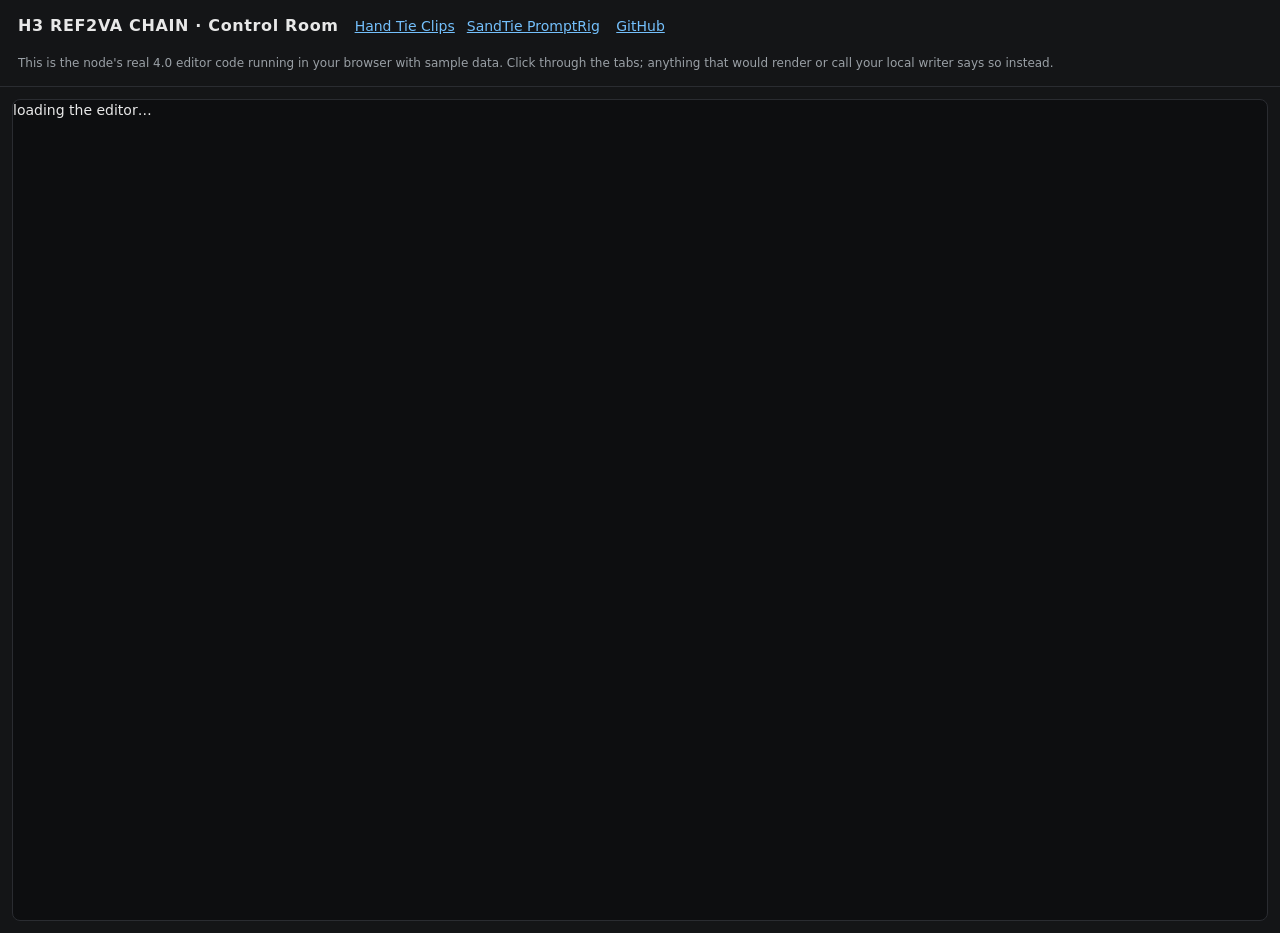
<file: docs/live/index.html>
<!doctype html>
<html lang="en"><head><meta charset="utf-8"><meta name="viewport" content="width=device-width,initial-scale=1">
<title>Hand Tie Clips 4.0 · Live Editor Demo</title><link rel="icon" href="data:,">
<link rel="stylesheet" href="extensions/htc/h3_ref_chain.css">
<link rel="stylesheet" href="extensions/htc/r2/r2.css">
<style>
:root{color-scheme:dark}
body{margin:0;background:#141517;color:#e8e8e8;font:14px/1.5 system-ui,sans-serif}
header{padding:14px 18px;border-bottom:1px solid #2a2c31;display:flex;gap:16px;align-items:center;flex-wrap:wrap}
header h1{font-size:16px;margin:0;letter-spacing:.04em} header a{color:#74c0fc}
header .tabs a{margin-right:12px} header .note{color:#9aa0a6;font-size:12px;flex-basis:100%}
#stage{position:relative;margin:12px;min-height:820px;border:1px solid #2a2c31;border-radius:8px;overflow:hidden;background:#0d0e10}
#stage > *{position:relative !important;left:0 !important;top:0 !important;width:100% !important;transform:none !important}
#toast{position:fixed;bottom:18px;left:50%;transform:translateX(-50%);background:#25262b;border:1px solid #444;padding:9px 16px;border-radius:6px;opacity:0;transition:.2s;pointer-events:none;max-width:90vw}
#toast.on{opacity:1}
</style></head><body>
<header><h1>H3 REF2VA CHAIN · Control Room</h1>
<span class="tabs"><a href="./">Hand Tie Clips</a><a href="sandtie.html">SandTie PromptRig</a>
<a href="https://github.com/sandpies/ComfyUI-Hand-Tie-Clips">GitHub</a></span>
<span class="note">This is the node's real 4.0 editor code running in your browser with sample data. Click through the tabs; anything that would render or call your local writer says so instead.</span></header>
<div id="stage">loading the editor…</div><div id="toast"></div>
<script type="module">

const ready = async () => {
  if (!("serviceWorker" in navigator)) { document.body.textContent = "This demo needs a browser with service workers."; return false; }
  await navigator.serviceWorker.register("./sw.js");
  if (!navigator.serviceWorker.controller) {
    await new Promise((r) => navigator.serviceWorker.addEventListener("controllerchange", r, { once: true }));
  }
  return true;
};
globalThis.HTC_MONITOR_PAGE = "./monitor.html";   // r2_stage.js pop-out buttons
const toastEl = document.getElementById("toast");
window.__demoToast = (t) => { if (!t) return; toastEl.textContent = t; toastEl.classList.add("on");
  clearTimeout(window.__tt); window.__tt = setTimeout(() => toastEl.classList.remove("on"), 3200); };
function makeNode(type, title, widgets, size) {
  const domWidgets = [];
  const node = {
    id: type === "HandTieClips" ? 1 : 2, type, title, size: size.slice(), properties: {}, inputs: [], outputs: [],
    widgets: widgets.map((w) => ({ ...w, options: { ...(w.options || {}) }, callback: undefined })),
    graph: window.__appStub ? null : null,
    addDOMWidget(name, kind, el, opts) { domWidgets.push(el); return { name, type: kind, element: el, options: opts || {}, value: "" }; },
    addWidget(kind, name, value, cb, opts) { const w = { type: kind, name, value, callback: cb, options: opts || {} }; this.widgets.push(w); return w; },
    setSize(sz) { this.size = [sz[0], sz[1]]; }, computeSize() { return this.size; },
    setDirtyCanvas() {}, remove() {}, getInputNode() { return null; }, onResize() {},
    domWidgets,
  };
  return node;
}

if (await ready()) {
  const nodes = await (await fetch("data/nodes.json")).json();
  await import("./extensions/htc/h3_ref_chain_ui.js");
  const ext = window.__appStub.extensions.find((e) => typeof e.beforeRegisterNodeDef === "function");
  const node = makeNode("HandTieClips", "H3 Ref2VA Chain", nodes.htc, [1600, 900]);
  const T = { prototype: {} };
  await ext.beforeRegisterNodeDef(T, { name: "HandTieClips" });
  T.prototype.onNodeCreated.call(node);
  const stage = document.getElementById("stage"); stage.textContent = "";
  node.domWidgets.forEach((el) => stage.append(el));
}
</script></body></html>
</file>
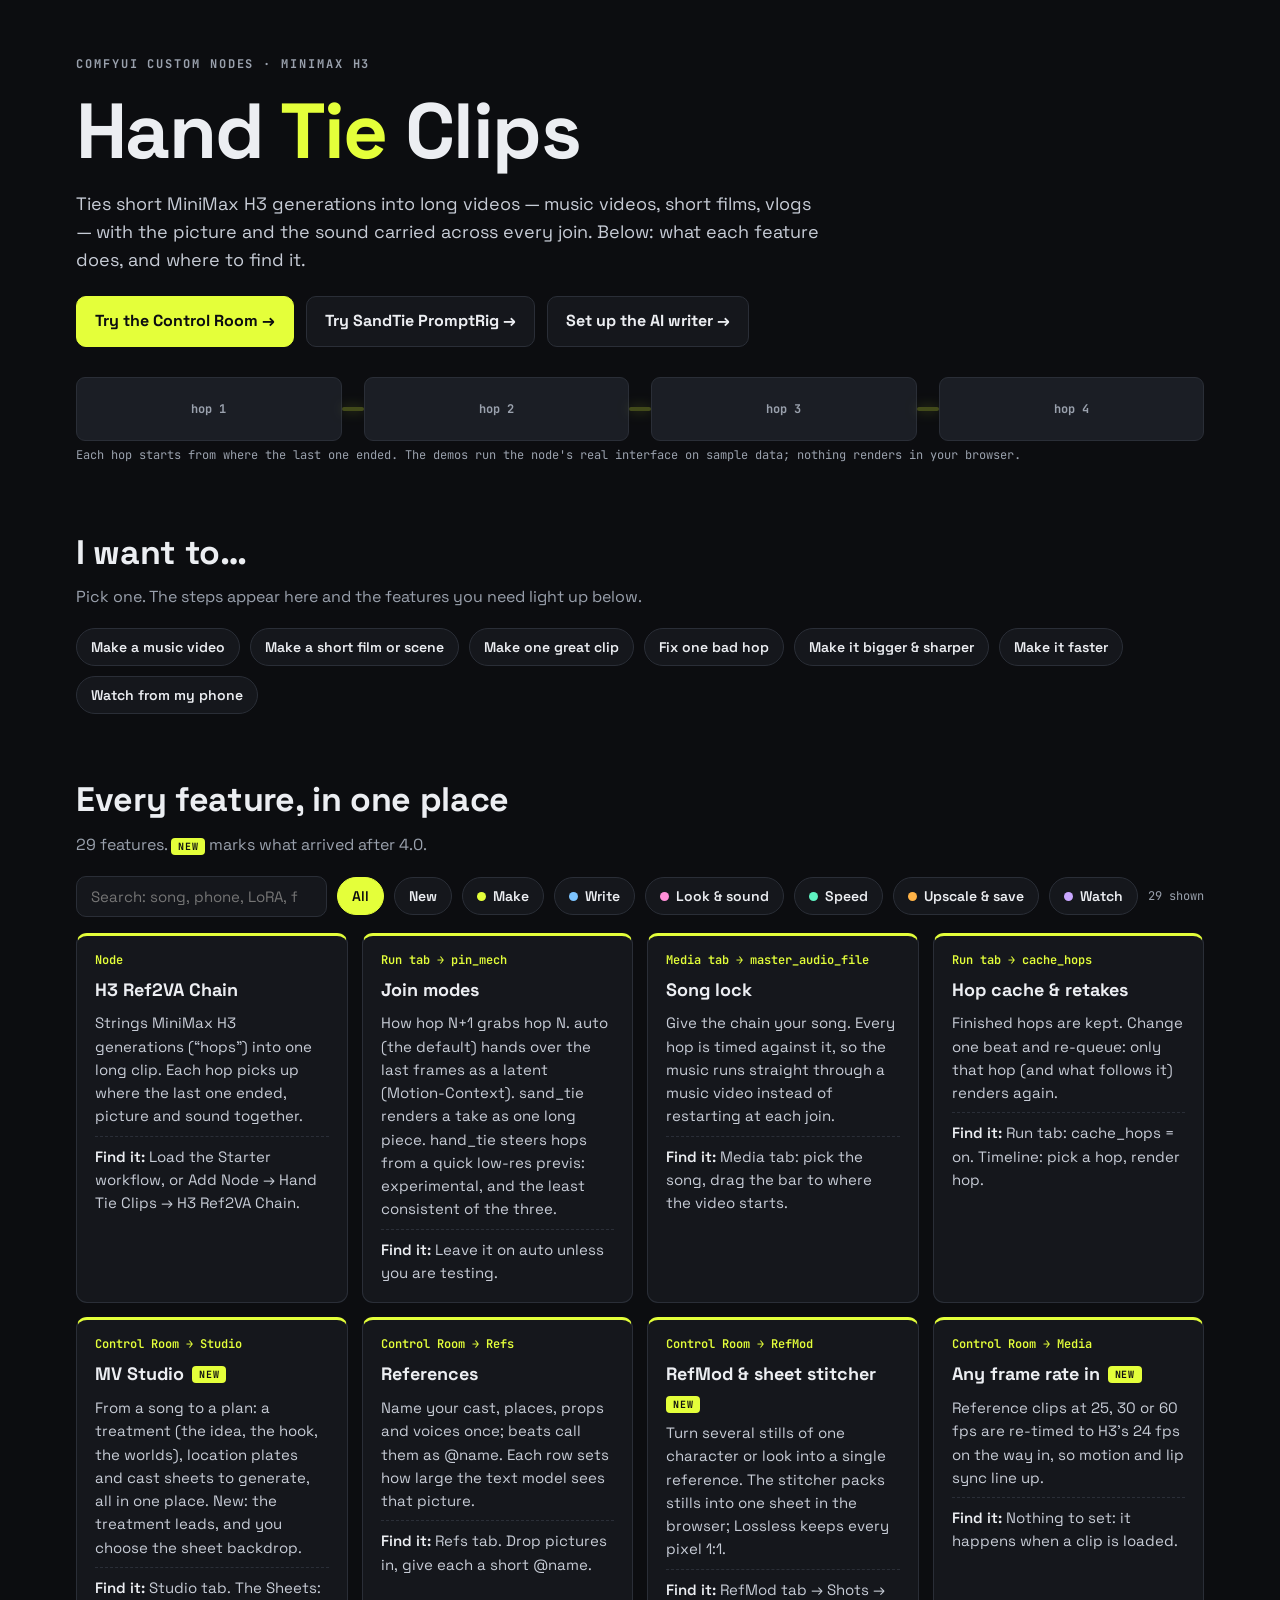
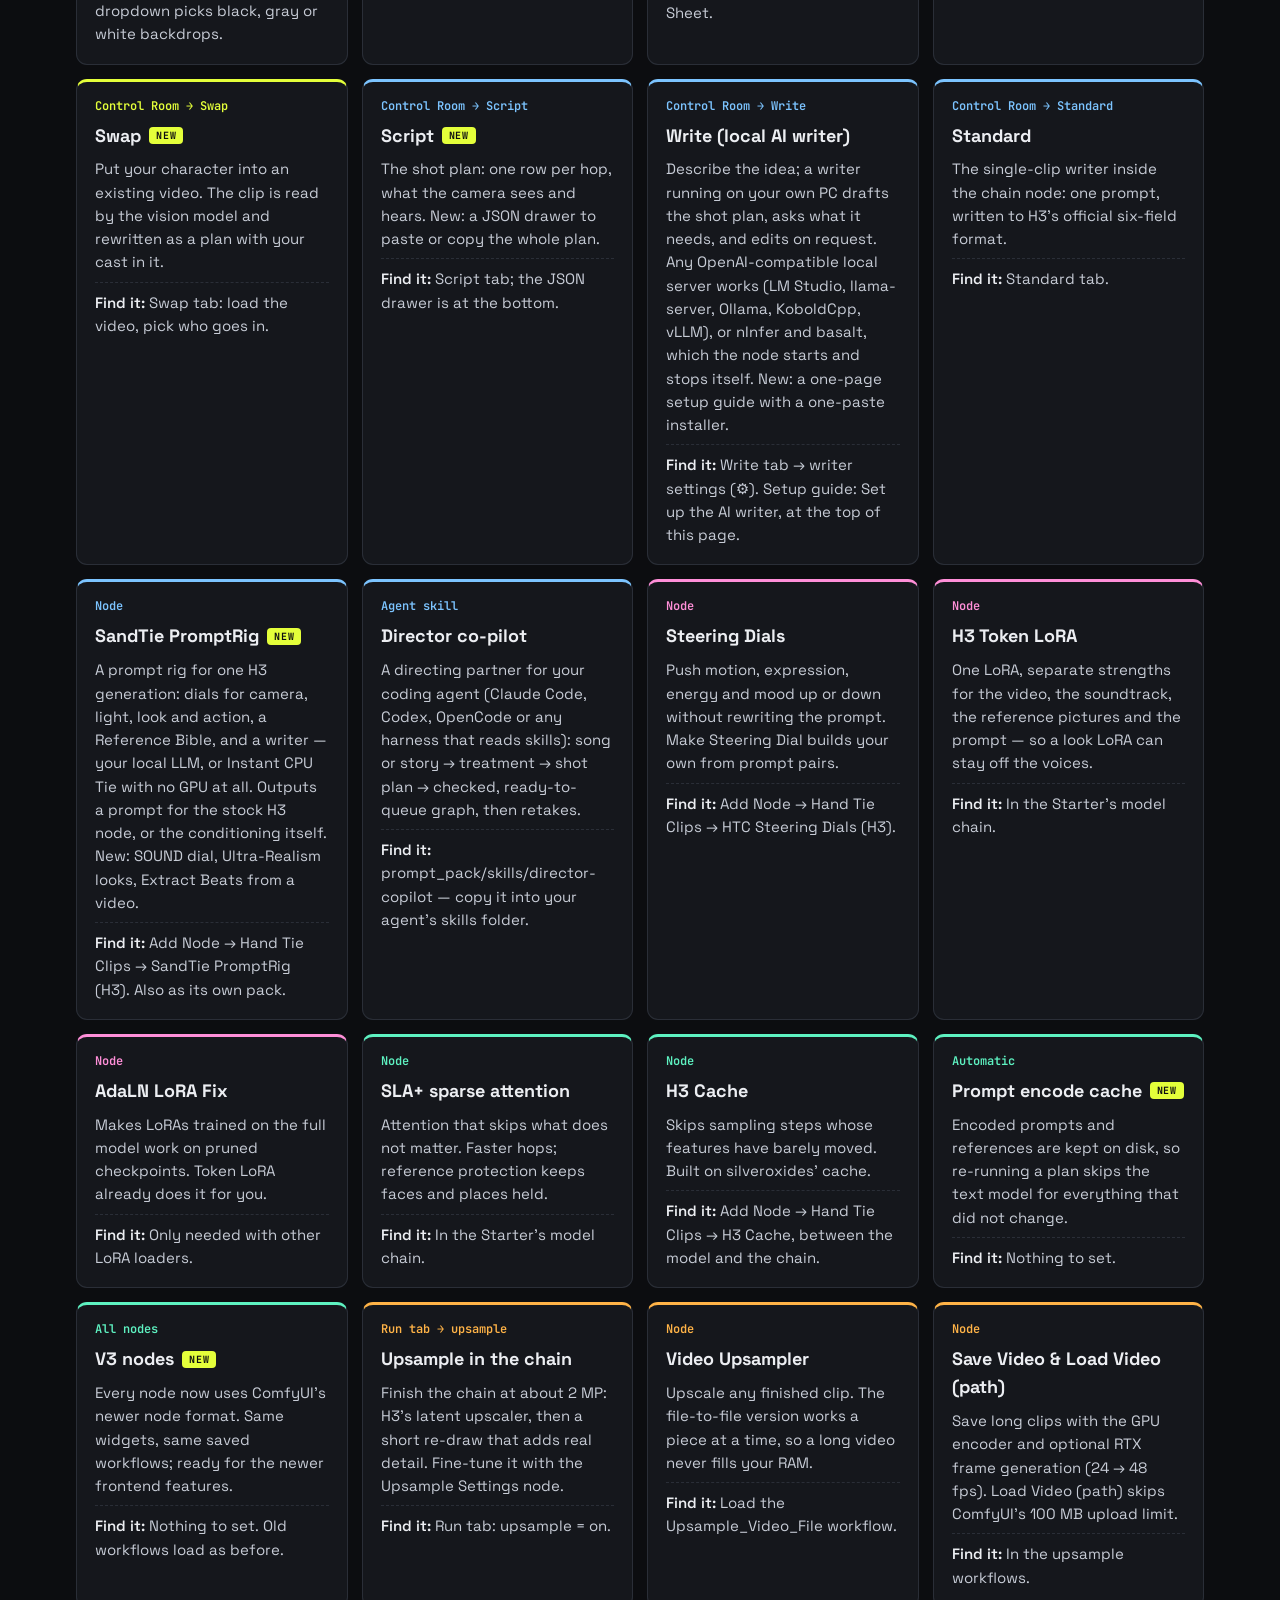
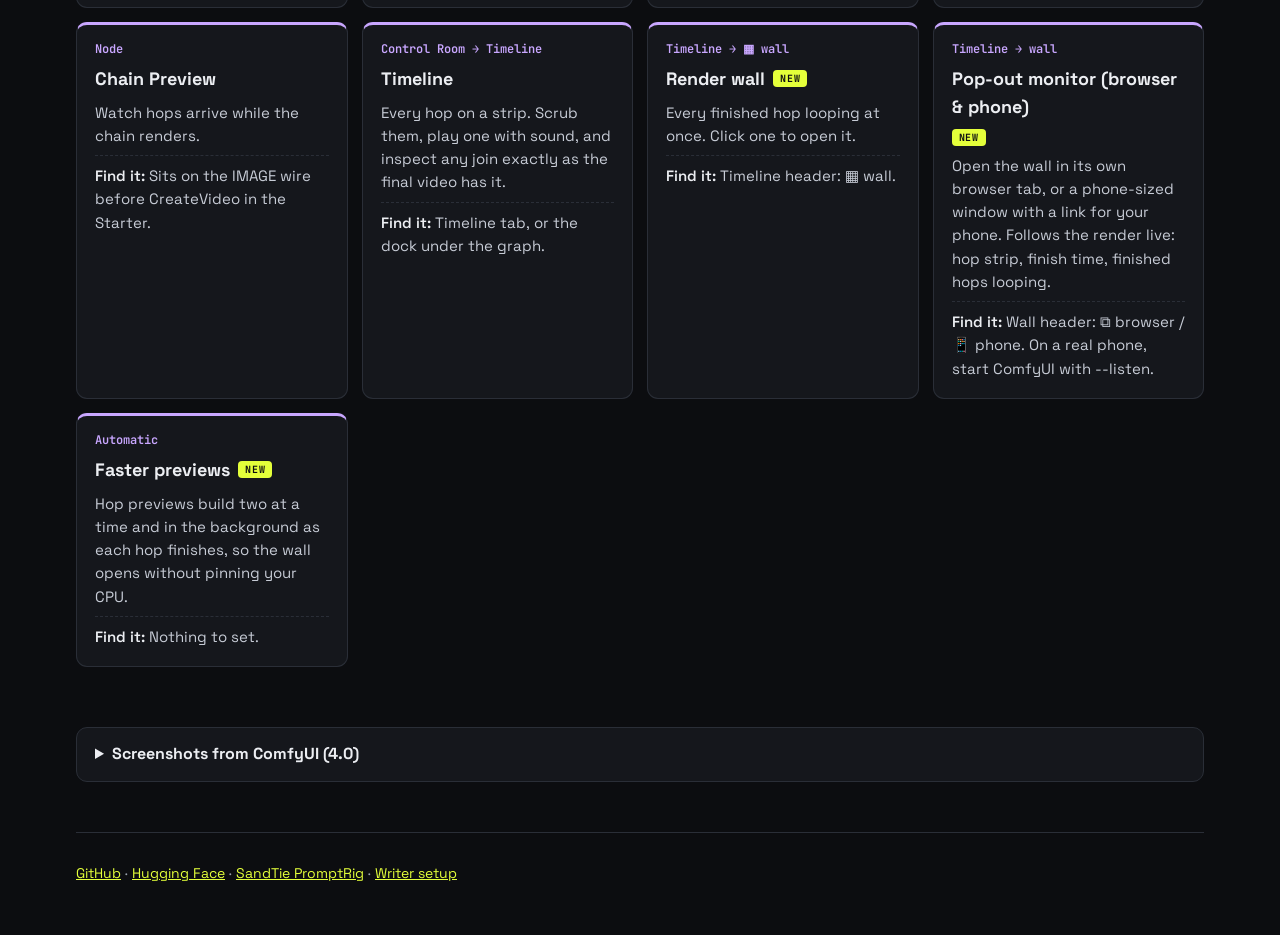
<file: docs/demo.html>
<!doctype html>
<html lang="en"><head><meta charset="utf-8">
<meta name="viewport" content="width=device-width,initial-scale=1">
<title>Hand Tie Clips Demo</title>
<meta name="description" content="What every Hand Tie Clips feature does and where it lives, with the real editor to try in your browser.">
<link rel="icon" href="data:,">
<link rel="stylesheet" href="https://fonts.googleapis.com/css2?family=Space+Grotesk:wght@400;600;700&family=JetBrains+Mono:wght@500;700&display=swap">
<style>
:root{
  --bg:#0c0d10; --panel:#15171c; --panel2:#1b1e25; --line:#2a2e37; --fg:#eceef2; --muted:#9aa1ad;
  --accent:#e4ff3a; --ink:#0c0d10;
  --sans:"Space Grotesk",system-ui,-apple-system,"Segoe UI",sans-serif; --mono:"JetBrains Mono",ui-monospace,Consolas,monospace;
  color-scheme:dark;
}
*{box-sizing:border-box}
body{margin:0;background:var(--bg);color:var(--fg);font:16px/1.55 var(--sans)}
a{color:var(--accent)}
.wrap{max-width:1160px;margin:0 auto;padding:0 16px}
/* hero */
.hero{padding:56px 0 34px;display:grid;gap:22px}
.eyebrow{font:700 12px var(--mono);letter-spacing:.16em;text-transform:uppercase;color:var(--muted);margin:0}
h1{font-size:clamp(40px,7vw,78px);line-height:.95;margin:0;letter-spacing:-.02em;text-wrap:balance}
h1 span{color:var(--accent)}
.lede{max-width:62ch;color:#c7ccd6;font-size:18px;margin:0}
.cta{display:flex;flex-wrap:wrap;gap:12px}
.btn{display:inline-flex;align-items:center;gap:8px;padding:12px 18px;border-radius:10px;font-weight:700;text-decoration:none;
  border:1px solid var(--line);color:var(--fg);background:var(--panel)}
.btn.main{background:var(--accent);color:var(--ink);border-color:var(--accent)}
.btn:hover{border-color:var(--accent)}
.btn:focus-visible,.chip:focus-visible,.card:focus-visible,input:focus-visible{outline:2px solid var(--accent);outline-offset:2px}
/* the chain animation */
.chain{display:flex;align-items:center;gap:0;margin-top:8px;overflow:hidden}
.hop{flex:1 1 0;min-width:0;height:64px;border-radius:9px;background:var(--panel2);border:1px solid var(--line);position:relative;overflow:hidden;
  display:grid;place-items:center;font:700 12px var(--mono);color:var(--muted)}
.hop::before{content:"";position:absolute;inset:0;background:linear-gradient(90deg,transparent,rgba(228,255,58,.22),transparent);
  transform:translateX(-100%);animation:sweep 5s ease-in-out infinite;animation-delay:calc(var(--i)*.9s)}
.knot{width:22px;height:4px;background:var(--accent);flex:none;border-radius:2px;box-shadow:0 0 12px var(--accent);opacity:.25;
  animation:tie 5s ease-in-out infinite;animation-delay:calc(var(--i)*.9s + .55s)}
@keyframes sweep{0%,10%{transform:translateX(-100%)}35%,100%{transform:translateX(100%)}}
@keyframes tie{0%,8%{opacity:.25}14%,24%{opacity:1}40%,100%{opacity:.25}}
@media (prefers-reduced-motion:reduce){.hop::before,.knot{animation:none}.knot{opacity:1}}
.chainnote{font:12px var(--mono);color:var(--muted);margin:6px 0 0}
/* sections */
section{padding:30px 0}
h2{font-size:clamp(24px,3.4vw,34px);margin:0 0 6px;letter-spacing:-.01em}
.sub{color:var(--muted);margin:0 0 18px;max-width:70ch}
/* recipes */
.recipes{display:flex;flex-wrap:wrap;gap:10px}
.chip{font:600 14px var(--sans);padding:9px 14px;border-radius:999px;border:1px solid var(--line);background:var(--panel);color:var(--fg);cursor:pointer}
.chip[aria-pressed="true"]{background:var(--accent);color:var(--ink);border-color:var(--accent)}
.recipe{margin-top:16px;background:var(--panel);border:1px solid var(--line);border-left:4px solid var(--accent);border-radius:10px;padding:16px 20px}
.recipe[hidden]{display:none}
.recipe ol{margin:0;padding-left:22px;display:grid;gap:6px}
/* feature map */
.tools{display:flex;flex-wrap:wrap;gap:10px;align-items:center;margin-bottom:16px}
.tools input{flex:1 1 220px;min-width:0;padding:10px 14px;border-radius:10px;border:1px solid var(--line);background:var(--panel);color:var(--fg);font:15px var(--sans)}
.chip .dot{display:inline-block;width:9px;height:9px;border-radius:50%;background:var(--c);margin-right:7px;vertical-align:0}
.count{font:12px var(--mono);color:var(--muted)}
.grid{display:grid;grid-template-columns:repeat(auto-fill,minmax(270px,1fr));gap:14px}
.card{background:var(--panel);border:1px solid var(--line);border-top:3px solid var(--c);border-radius:11px;padding:16px 18px 18px;display:flex;flex-direction:column;gap:8px;min-width:0}
.card.lit{border-color:var(--accent);box-shadow:0 0 0 1px var(--accent)}
.card[hidden]{display:none}
.card h3{margin:0;font-size:18px;display:flex;align-items:center;gap:8px;flex-wrap:wrap}
.new{font:700 10px var(--mono);letter-spacing:.08em;background:var(--accent);color:var(--ink);padding:2px 7px;border-radius:4px}
.where{font:600 12px var(--mono);color:var(--c)}
.card p{margin:0;color:#c7ccd6;font-size:15px}
.find{font-size:13px;color:var(--muted);border-top:1px dashed var(--line);padding-top:8px;margin-top:auto}
.find b{color:var(--fg);font-weight:600}
.empty{color:var(--muted)}
/* shots */
details{background:var(--panel);border:1px solid var(--line);border-radius:11px;padding:14px 18px}
summary{cursor:pointer;font-weight:700}
.shots{display:grid;grid-template-columns:repeat(auto-fit,minmax(min(100%,420px),1fr));gap:16px;margin-top:14px}
figure{margin:0} figure img{width:100%;height:auto;border-radius:8px;border:1px solid var(--line);display:block}
figcaption{color:var(--muted);font-size:13px;margin-top:6px}
footer{padding:30px 0 50px;color:var(--muted);font-size:14px;border-top:1px solid var(--line);margin-top:20px}
</style></head><body>
<main class="wrap">
  <header class="hero">
    <p class="eyebrow">ComfyUI custom nodes · MiniMax H3</p>
    <h1>Hand <span>Tie</span> Clips</h1>
    <p class="lede">Ties short MiniMax H3 generations into long videos — music videos, short films, vlogs — with the picture
      and the sound carried across every join. Below: what each feature does, and where to find it.</p>
    <div class="cta">
      <a class="btn main" href="live/index.html">Try the Control Room →</a>
      <a class="btn" href="live/sandtie.html">Try SandTie PromptRig →</a>
      <a class="btn" href="writer_setup.html">Set up the AI writer →</a>
    </div>
    <div>
      <div class="chain" aria-hidden="true">
        <div class="hop" style="--i:0">hop 1</div><div class="knot" style="--i:0"></div>
        <div class="hop" style="--i:1">hop 2</div><div class="knot" style="--i:1"></div>
        <div class="hop" style="--i:2">hop 3</div><div class="knot" style="--i:2"></div>
        <div class="hop" style="--i:3">hop 4</div>
      </div>
      <p class="chainnote">Each hop starts from where the last one ended. The demos run the node's real interface on sample data; nothing renders in your browser.</p>
    </div>
  </header>

  <section aria-labelledby="want">
    <h2 id="want">I want to…</h2>
    <p class="sub">Pick one. The steps appear here and the features you need light up below.</p>
    <div class="recipes" id="recipes"><button class="chip" type="button" data-r="mv" aria-pressed="false">Make a music video</button><button class="chip" type="button" data-r="film" aria-pressed="false">Make a short film or scene</button><button class="chip" type="button" data-r="one" aria-pressed="false">Make one great clip</button><button class="chip" type="button" data-r="fix" aria-pressed="false">Fix one bad hop</button><button class="chip" type="button" data-r="big" aria-pressed="false">Make it bigger &amp; sharper</button><button class="chip" type="button" data-r="fast" aria-pressed="false">Make it faster</button><button class="chip" type="button" data-r="watch" aria-pressed="false">Watch from my phone</button></div>
    <div class="recipe" data-r="mv" hidden><ol><li>Studio: drop the song in, get a treatment, plates and cast sheets.</li><li>Refs: add the sheets and plates you generated.</li><li>Write (or Script): one hop per section of the song.</li><li>Run: join mode auto, song lock on. Queue.</li><li>Watch the wall; retake any hop that misses.</li></ol></div><div class="recipe" data-r="film" hidden><ol><li>Refs: your cast and the places they stand in.</li><li>Write: describe the scene; the writer drafts the shots.</li><li>Script: read every beat, fix what you would not shoot.</li><li>Run, then check each join on the Timeline.</li></ol></div><div class="recipe" data-r="one" hidden><ol><li>SandTie PromptRig: pick your dials and write the prompt.</li><li>Prompt Only → wire the prompt into the stock H3 node.</li><li>Steering Dials if the motion or mood needs a nudge.</li></ol></div><div class="recipe" data-r="fix" hidden><ol><li>Timeline: find the hop.</li><li>Script: rewrite that beat.</li><li>render hop: only that hop re-renders; the rest come from the cache.</li></ol></div><div class="recipe" data-r="big" hidden><ol><li>Short chain: upsample = on in the Run tab.</li><li>Long video: the Video Upsampler (file to file) workflow.</li><li>Save Video with frame gen for 48 fps.</li></ol></div><div class="recipe" data-r="fast" hidden><ol><li>Turbo LoRA at 8 steps (the target regime).</li><li>SLA+ and H3 Cache in the model chain.</li><li>Re-runs reuse cached hops and encoded prompts.</li></ol></div><div class="recipe" data-r="watch" hidden><ol><li>Start ComfyUI with --listen.</li><li>Timeline → ▦ wall → 📱 phone: the link is copied.</li><li>Open it on the phone (same Wi-Fi or Tailscale; never port-forward).</li></ol></div>
  </section>

  <section aria-labelledby="map">
    <h2 id="map">Every feature, in one place</h2>
    <p class="sub">29 features. <span class="new">NEW</span> marks what arrived after 4.0.</p>
    <div class="tools">
      <input id="q" type="search" placeholder="Search: song, phone, LoRA, faster…" aria-label="Search features">
      <button class="chip" type="button" data-area="all" aria-pressed="true">All</button>
      <button class="chip" type="button" data-area="new" aria-pressed="false">New</button>
      <button class="chip" type="button" data-area="make" aria-pressed="false" style="--c:#e4ff3a"><span class="dot"></span>Make</button><button class="chip" type="button" data-area="write" aria-pressed="false" style="--c:#7cc4ff"><span class="dot"></span>Write</button><button class="chip" type="button" data-area="look" aria-pressed="false" style="--c:#ff8fd8"><span class="dot"></span>Look &amp; sound</button><button class="chip" type="button" data-area="speed" aria-pressed="false" style="--c:#5ef2c1"><span class="dot"></span>Speed</button><button class="chip" type="button" data-area="upscale" aria-pressed="false" style="--c:#ffb347"><span class="dot"></span>Upscale &amp; save</button><button class="chip" type="button" data-area="watch" aria-pressed="false" style="--c:#c9a7ff"><span class="dot"></span>Watch</button>
      <span class="count" id="count" aria-live="polite"></span>
    </div>
    <div class="grid" id="grid"><article class="card" data-id="chain" style="--c:#e4ff3a"><span class="where">Node</span><h3>H3 Ref2VA Chain</h3><p>Strings MiniMax H3 generations (“hops”) into one long clip. Each hop picks up where the last one ended, picture and sound together.</p><p class="find"><b>Find it:</b> Load the Starter workflow, or Add Node → Hand Tie Clips → H3 Ref2VA Chain.</p></article>
<article class="card" data-id="joins" style="--c:#e4ff3a"><span class="where">Run tab → pin_mech</span><h3>Join modes</h3><p>How hop N+1 grabs hop N. auto (the default) hands over the last frames as a latent (Motion-Context). sand_tie renders a take as one long piece. hand_tie steers hops from a quick low-res previs: experimental, and the least consistent of the three.</p><p class="find"><b>Find it:</b> Leave it on auto unless you are testing.</p></article>
<article class="card" data-id="song" style="--c:#e4ff3a"><span class="where">Media tab → master_audio_file</span><h3>Song lock</h3><p>Give the chain your song. Every hop is timed against it, so the music runs straight through a music video instead of restarting at each join.</p><p class="find"><b>Find it:</b> Media tab: pick the song, drag the bar to where the video starts.</p></article>
<article class="card" data-id="cache" style="--c:#e4ff3a"><span class="where">Run tab → cache_hops</span><h3>Hop cache &amp; retakes</h3><p>Finished hops are kept. Change one beat and re-queue: only that hop (and what follows it) renders again.</p><p class="find"><b>Find it:</b> Run tab: cache_hops = on. Timeline: pick a hop, render hop.</p></article>
<article class="card" data-id="studio" style="--c:#e4ff3a"><span class="where">Control Room → Studio</span><h3>MV Studio <span class="new">NEW</span></h3><p>From a song to a plan: a treatment (the idea, the hook, the worlds), location plates and cast sheets to generate, all in one place. New: the treatment leads, and you choose the sheet backdrop.</p><p class="find"><b>Find it:</b> Studio tab. The Sheets: dropdown picks black, gray or white backdrops.</p></article>
<article class="card" data-id="refs" style="--c:#e4ff3a"><span class="where">Control Room → Refs</span><h3>References</h3><p>Name your cast, places, props and voices once; beats call them as @name. Each row sets how large the text model sees that picture.</p><p class="find"><b>Find it:</b> Refs tab. Drop pictures in, give each a short @name.</p></article>
<article class="card" data-id="refmod" style="--c:#e4ff3a"><span class="where">Control Room → RefMod</span><h3>RefMod &amp; sheet stitcher <span class="new">NEW</span></h3><p>Turn several stills of one character or look into a single reference. The stitcher packs stills into one sheet in the browser; Lossless keeps every pixel 1:1.</p><p class="find"><b>Find it:</b> RefMod tab → Shots → Sheet.</p></article>
<article class="card" data-id="media" style="--c:#e4ff3a"><span class="where">Control Room → Media</span><h3>Any frame rate in <span class="new">NEW</span></h3><p>Reference clips at 25, 30 or 60 fps are re-timed to H3&#x27;s 24 fps on the way in, so motion and lip sync line up.</p><p class="find"><b>Find it:</b> Nothing to set: it happens when a clip is loaded.</p></article>
<article class="card" data-id="swap" style="--c:#e4ff3a"><span class="where">Control Room → Swap</span><h3>Swap <span class="new">NEW</span></h3><p>Put your character into an existing video. The clip is read by the vision model and rewritten as a plan with your cast in it.</p><p class="find"><b>Find it:</b> Swap tab: load the video, pick who goes in.</p></article>
<article class="card" data-id="script" style="--c:#7cc4ff"><span class="where">Control Room → Script</span><h3>Script <span class="new">NEW</span></h3><p>The shot plan: one row per hop, what the camera sees and hears. New: a JSON drawer to paste or copy the whole plan.</p><p class="find"><b>Find it:</b> Script tab; the JSON drawer is at the bottom.</p></article>
<article class="card" data-id="write" style="--c:#7cc4ff"><span class="where">Control Room → Write</span><h3>Write (local AI writer)</h3><p>Describe the idea; a writer running on your own PC drafts the shot plan, asks what it needs, and edits on request. Any OpenAI-compatible local server works (LM Studio, llama-server, Ollama, KoboldCpp, vLLM), or nInfer and basalt, which the node starts and stops itself. New: a one-page setup guide with a one-paste installer.</p><p class="find"><b>Find it:</b> Write tab → writer settings (⚙). Setup guide: Set up the AI writer, at the top of this page.</p></article>
<article class="card" data-id="standard" style="--c:#7cc4ff"><span class="where">Control Room → Standard</span><h3>Standard</h3><p>The single-clip writer inside the chain node: one prompt, written to H3&#x27;s official six-field format.</p><p class="find"><b>Find it:</b> Standard tab.</p></article>
<article class="card" data-id="sandtie" style="--c:#7cc4ff"><span class="where">Node</span><h3>SandTie PromptRig <span class="new">NEW</span></h3><p>A prompt rig for one H3 generation: dials for camera, light, look and action, a Reference Bible, and a writer — your local LLM, or Instant CPU Tie with no GPU at all. Outputs a prompt for the stock H3 node, or the conditioning itself. New: SOUND dial, Ultra-Realism looks, Extract Beats from a video.</p><p class="find"><b>Find it:</b> Add Node → Hand Tie Clips → SandTie PromptRig (H3). Also as its own pack.</p></article>
<article class="card" data-id="copilot" style="--c:#7cc4ff"><span class="where">Agent skill</span><h3>Director co-pilot</h3><p>A directing partner for your coding agent (Claude Code, Codex, OpenCode or any harness that reads skills): song or story → treatment → shot plan → checked, ready-to-queue graph, then retakes.</p><p class="find"><b>Find it:</b> prompt_pack/skills/director-copilot — copy it into your agent&#x27;s skills folder.</p></article>
<article class="card" data-id="dials" style="--c:#ff8fd8"><span class="where">Node</span><h3>Steering Dials</h3><p>Push motion, expression, energy and mood up or down without rewriting the prompt. Make Steering Dial builds your own from prompt pairs.</p><p class="find"><b>Find it:</b> Add Node → Hand Tie Clips → HTC Steering Dials (H3).</p></article>
<article class="card" data-id="tokenlora" style="--c:#ff8fd8"><span class="where">Node</span><h3>H3 Token LoRA</h3><p>One LoRA, separate strengths for the video, the soundtrack, the reference pictures and the prompt — so a look LoRA can stay off the voices.</p><p class="find"><b>Find it:</b> In the Starter&#x27;s model chain.</p></article>
<article class="card" data-id="adaln" style="--c:#ff8fd8"><span class="where">Node</span><h3>AdaLN LoRA Fix</h3><p>Makes LoRAs trained on the full model work on pruned checkpoints. Token LoRA already does it for you.</p><p class="find"><b>Find it:</b> Only needed with other LoRA loaders.</p></article>
<article class="card" data-id="sla" style="--c:#5ef2c1"><span class="where">Node</span><h3>SLA+ sparse attention</h3><p>Attention that skips what does not matter. Faster hops; reference protection keeps faces and places held.</p><p class="find"><b>Find it:</b> In the Starter&#x27;s model chain.</p></article>
<article class="card" data-id="h3cache" style="--c:#5ef2c1"><span class="where">Node</span><h3>H3 Cache</h3><p>Skips sampling steps whose features have barely moved. Built on silveroxides&#x27; cache.</p><p class="find"><b>Find it:</b> Add Node → Hand Tie Clips → H3 Cache, between the model and the chain.</p></article>
<article class="card" data-id="condcache" style="--c:#5ef2c1"><span class="where">Automatic</span><h3>Prompt encode cache <span class="new">NEW</span></h3><p>Encoded prompts and references are kept on disk, so re-running a plan skips the text model for everything that did not change.</p><p class="find"><b>Find it:</b> Nothing to set.</p></article>
<article class="card" data-id="v3" style="--c:#5ef2c1"><span class="where">All nodes</span><h3>V3 nodes <span class="new">NEW</span></h3><p>Every node now uses ComfyUI&#x27;s newer node format. Same widgets, same saved workflows; ready for the newer frontend features.</p><p class="find"><b>Find it:</b> Nothing to set. Old workflows load as before.</p></article>
<article class="card" data-id="upsample" style="--c:#ffb347"><span class="where">Run tab → upsample</span><h3>Upsample in the chain</h3><p>Finish the chain at about 2 MP: H3&#x27;s latent upscaler, then a short re-draw that adds real detail. Fine-tune it with the Upsample Settings node.</p><p class="find"><b>Find it:</b> Run tab: upsample = on.</p></article>
<article class="card" data-id="vup" style="--c:#ffb347"><span class="where">Node</span><h3>Video Upsampler</h3><p>Upscale any finished clip. The file-to-file version works a piece at a time, so a long video never fills your RAM.</p><p class="find"><b>Find it:</b> Load the Upsample_Video_File workflow.</p></article>
<article class="card" data-id="save" style="--c:#ffb347"><span class="where">Node</span><h3>Save Video &amp; Load Video (path)</h3><p>Save long clips with the GPU encoder and optional RTX frame generation (24 → 48 fps). Load Video (path) skips ComfyUI&#x27;s 100 MB upload limit.</p><p class="find"><b>Find it:</b> In the upsample workflows.</p></article>
<article class="card" data-id="preview" style="--c:#c9a7ff"><span class="where">Node</span><h3>Chain Preview</h3><p>Watch hops arrive while the chain renders.</p><p class="find"><b>Find it:</b> Sits on the IMAGE wire before CreateVideo in the Starter.</p></article>
<article class="card" data-id="timeline" style="--c:#c9a7ff"><span class="where">Control Room → Timeline</span><h3>Timeline</h3><p>Every hop on a strip. Scrub them, play one with sound, and inspect any join exactly as the final video has it.</p><p class="find"><b>Find it:</b> Timeline tab, or the dock under the graph.</p></article>
<article class="card" data-id="wall" style="--c:#c9a7ff"><span class="where">Timeline → ▦ wall</span><h3>Render wall <span class="new">NEW</span></h3><p>Every finished hop looping at once. Click one to open it.</p><p class="find"><b>Find it:</b> Timeline header: ▦ wall.</p></article>
<article class="card" data-id="popout" style="--c:#c9a7ff"><span class="where">Timeline → wall</span><h3>Pop-out monitor (browser &amp; phone) <span class="new">NEW</span></h3><p>Open the wall in its own browser tab, or a phone-sized window with a link for your phone. Follows the render live: hop strip, finish time, finished hops looping.</p><p class="find"><b>Find it:</b> Wall header: ⧉ browser / 📱 phone. On a real phone, start ComfyUI with --listen.</p></article>
<article class="card" data-id="fastpv" style="--c:#c9a7ff"><span class="where">Automatic</span><h3>Faster previews <span class="new">NEW</span></h3><p>Hop previews build two at a time and in the background as each hop finishes, so the wall opens without pinning your CPU.</p><p class="find"><b>Find it:</b> Nothing to set.</p></article></div>
    <p class="empty" id="empty" hidden>Nothing matches. Try a shorter word.</p>
  </section>

  <section aria-labelledby="shotsh">
    <details>
      <summary id="shotsh">Screenshots from ComfyUI (4.0)</summary>
      <div class="shots"><figure><img loading="lazy" src="https://media.githubusercontent.com/media/sandpies/ComfyUI-Hand-Tie-Clips/main/docs/img/v4-control-room-dock.png?v=4.0" alt="The Control Room docked under the graph: script on the left, the hop timeline on the right."><figcaption>The Control Room docked under the graph: script on the left, the hop timeline on the right.</figcaption></figure><figure><img loading="lazy" src="https://media.githubusercontent.com/media/sandpies/ComfyUI-Hand-Tie-Clips/main/docs/img/v4-starter-stack.png?v=4.0" alt="The Starter&#x27;s model chain: HTC Sparse Attention and H3 Token LoRA, built in."><figcaption>The Starter&#x27;s model chain: HTC Sparse Attention and H3 Token LoRA, built in.</figcaption></figure><figure><img loading="lazy" src="https://media.githubusercontent.com/media/sandpies/ComfyUI-Hand-Tie-Clips/main/docs/img/v4-sandtie-steering-nodes.png?v=4.0" alt="SandTie PromptRig, the AdaLN LoRA Fix, and Steering Dials."><figcaption>SandTie PromptRig, the AdaLN LoRA Fix, and Steering Dials.</figcaption></figure><figure><img loading="lazy" src="https://media.githubusercontent.com/media/sandpies/ComfyUI-Hand-Tie-Clips/main/docs/img/v4-starter-graph.png?v=4.0" alt="The whole Starter workflow on the canvas."><figcaption>The whole Starter workflow on the canvas.</figcaption></figure></div>
    </details>
  </section>

  <footer>
    <a href="https://github.com/sandpies/ComfyUI-Hand-Tie-Clips">GitHub</a> ·
    <a href="https://huggingface.co/sandpies/ComfyUI-Hand-Tie-Clips">Hugging Face</a> ·
    <a href="https://github.com/sandpies/ComfyUI-SandTie-PromptRig">SandTie PromptRig</a> ·
    <a href="writer_setup.html">Writer setup</a>
  </footer>
</main>
<script>
const FEATS = {"chain": {"title": "H3 Ref2VA Chain", "where": "Node", "what": "Strings MiniMax H3 generations (“hops”) into one long clip. Each hop picks up where the last one ended, picture and sound together.", "find": "Load the Starter workflow, or Add Node → Hand Tie Clips → H3 Ref2VA Chain.", "area": "make", "new": false}, "joins": {"title": "Join modes", "where": "Run tab → pin_mech", "what": "How hop N+1 grabs hop N. auto (the default) hands over the last frames as a latent (Motion-Context). sand_tie renders a take as one long piece. hand_tie steers hops from a quick low-res previs: experimental, and the least consistent of the three.", "find": "Leave it on auto unless you are testing.", "area": "make", "new": false}, "song": {"title": "Song lock", "where": "Media tab → master_audio_file", "what": "Give the chain your song. Every hop is timed against it, so the music runs straight through a music video instead of restarting at each join.", "find": "Media tab: pick the song, drag the bar to where the video starts.", "area": "make", "new": false}, "cache": {"title": "Hop cache & retakes", "where": "Run tab → cache_hops", "what": "Finished hops are kept. Change one beat and re-queue: only that hop (and what follows it) renders again.", "find": "Run tab: cache_hops = on. Timeline: pick a hop, render hop.", "area": "make", "new": false}, "studio": {"title": "MV Studio", "where": "Control Room → Studio", "what": "From a song to a plan: a treatment (the idea, the hook, the worlds), location plates and cast sheets to generate, all in one place. New: the treatment leads, and you choose the sheet backdrop.", "find": "Studio tab. The Sheets: dropdown picks black, gray or white backdrops.", "area": "make", "new": true}, "refs": {"title": "References", "where": "Control Room → Refs", "what": "Name your cast, places, props and voices once; beats call them as @name. Each row sets how large the text model sees that picture.", "find": "Refs tab. Drop pictures in, give each a short @name.", "area": "make", "new": false}, "refmod": {"title": "RefMod & sheet stitcher", "where": "Control Room → RefMod", "what": "Turn several stills of one character or look into a single reference. The stitcher packs stills into one sheet in the browser; Lossless keeps every pixel 1:1.", "find": "RefMod tab → Shots → Sheet.", "area": "make", "new": true}, "media": {"title": "Any frame rate in", "where": "Control Room → Media", "what": "Reference clips at 25, 30 or 60 fps are re-timed to H3's 24 fps on the way in, so motion and lip sync line up.", "find": "Nothing to set: it happens when a clip is loaded.", "area": "make", "new": true}, "swap": {"title": "Swap", "where": "Control Room → Swap", "what": "Put your character into an existing video. The clip is read by the vision model and rewritten as a plan with your cast in it.", "find": "Swap tab: load the video, pick who goes in.", "area": "make", "new": true}, "script": {"title": "Script", "where": "Control Room → Script", "what": "The shot plan: one row per hop, what the camera sees and hears. New: a JSON drawer to paste or copy the whole plan.", "find": "Script tab; the JSON drawer is at the bottom.", "area": "write", "new": true}, "write": {"title": "Write (local AI writer)", "where": "Control Room → Write", "what": "Describe the idea; a writer running on your own PC drafts the shot plan, asks what it needs, and edits on request. Any OpenAI-compatible local server works (LM Studio, llama-server, Ollama, KoboldCpp, vLLM), or nInfer and basalt, which the node starts and stops itself. New: a one-page setup guide with a one-paste installer.", "find": "Write tab → writer settings (⚙). Setup guide: Set up the AI writer, at the top of this page.", "area": "write", "new": false}, "standard": {"title": "Standard", "where": "Control Room → Standard", "what": "The single-clip writer inside the chain node: one prompt, written to H3's official six-field format.", "find": "Standard tab.", "area": "write", "new": false}, "sandtie": {"title": "SandTie PromptRig", "where": "Node", "what": "A prompt rig for one H3 generation: dials for camera, light, look and action, a Reference Bible, and a writer — your local LLM, or Instant CPU Tie with no GPU at all. Outputs a prompt for the stock H3 node, or the conditioning itself. New: SOUND dial, Ultra-Realism looks, Extract Beats from a video.", "find": "Add Node → Hand Tie Clips → SandTie PromptRig (H3). Also as its own pack.", "area": "write", "new": true}, "copilot": {"title": "Director co-pilot", "where": "Agent skill", "what": "A directing partner for your coding agent (Claude Code, Codex, OpenCode or any harness that reads skills): song or story → treatment → shot plan → checked, ready-to-queue graph, then retakes.", "find": "prompt_pack/skills/director-copilot — copy it into your agent's skills folder.", "area": "write", "new": false}, "dials": {"title": "Steering Dials", "where": "Node", "what": "Push motion, expression, energy and mood up or down without rewriting the prompt. Make Steering Dial builds your own from prompt pairs.", "find": "Add Node → Hand Tie Clips → HTC Steering Dials (H3).", "area": "look", "new": false}, "tokenlora": {"title": "H3 Token LoRA", "where": "Node", "what": "One LoRA, separate strengths for the video, the soundtrack, the reference pictures and the prompt — so a look LoRA can stay off the voices.", "find": "In the Starter's model chain.", "area": "look", "new": false}, "adaln": {"title": "AdaLN LoRA Fix", "where": "Node", "what": "Makes LoRAs trained on the full model work on pruned checkpoints. Token LoRA already does it for you.", "find": "Only needed with other LoRA loaders.", "area": "look", "new": false}, "sla": {"title": "SLA+ sparse attention", "where": "Node", "what": "Attention that skips what does not matter. Faster hops; reference protection keeps faces and places held.", "find": "In the Starter's model chain.", "area": "speed", "new": false}, "h3cache": {"title": "H3 Cache", "where": "Node", "what": "Skips sampling steps whose features have barely moved. Built on silveroxides' cache.", "find": "Add Node → Hand Tie Clips → H3 Cache, between the model and the chain.", "area": "speed", "new": false}, "condcache": {"title": "Prompt encode cache", "where": "Automatic", "what": "Encoded prompts and references are kept on disk, so re-running a plan skips the text model for everything that did not change.", "find": "Nothing to set.", "area": "speed", "new": true}, "v3": {"title": "V3 nodes", "where": "All nodes", "what": "Every node now uses ComfyUI's newer node format. Same widgets, same saved workflows; ready for the newer frontend features.", "find": "Nothing to set. Old workflows load as before.", "area": "speed", "new": true}, "upsample": {"title": "Upsample in the chain", "where": "Run tab → upsample", "what": "Finish the chain at about 2 MP: H3's latent upscaler, then a short re-draw that adds real detail. Fine-tune it with the Upsample Settings node.", "find": "Run tab: upsample = on.", "area": "upscale", "new": false}, "vup": {"title": "Video Upsampler", "where": "Node", "what": "Upscale any finished clip. The file-to-file version works a piece at a time, so a long video never fills your RAM.", "find": "Load the Upsample_Video_File workflow.", "area": "upscale", "new": false}, "save": {"title": "Save Video & Load Video (path)", "where": "Node", "what": "Save long clips with the GPU encoder and optional RTX frame generation (24 → 48 fps). Load Video (path) skips ComfyUI's 100 MB upload limit.", "find": "In the upsample workflows.", "area": "upscale", "new": false}, "preview": {"title": "Chain Preview", "where": "Node", "what": "Watch hops arrive while the chain renders.", "find": "Sits on the IMAGE wire before CreateVideo in the Starter.", "area": "watch", "new": false}, "timeline": {"title": "Timeline", "where": "Control Room → Timeline", "what": "Every hop on a strip. Scrub them, play one with sound, and inspect any join exactly as the final video has it.", "find": "Timeline tab, or the dock under the graph.", "area": "watch", "new": false}, "wall": {"title": "Render wall", "where": "Timeline → ▦ wall", "what": "Every finished hop looping at once. Click one to open it.", "find": "Timeline header: ▦ wall.", "area": "watch", "new": true}, "popout": {"title": "Pop-out monitor (browser & phone)", "where": "Timeline → wall", "what": "Open the wall in its own browser tab, or a phone-sized window with a link for your phone. Follows the render live: hop strip, finish time, finished hops looping.", "find": "Wall header: ⧉ browser / 📱 phone. On a real phone, start ComfyUI with --listen.", "area": "watch", "new": true}, "fastpv": {"title": "Faster previews", "where": "Automatic", "what": "Hop previews build two at a time and in the background as each hop finishes, so the wall opens without pinning your CPU.", "find": "Nothing to set.", "area": "watch", "new": true}};
const RECIPES = {"mv": ["studio", "song", "write", "joins", "wall"], "film": ["refs", "write", "script", "cache", "timeline"], "one": ["sandtie", "dials", "standard"], "fix": ["cache", "script", "timeline"], "big": ["upsample", "vup", "save"], "fast": ["sla", "h3cache", "condcache"], "watch": ["wall", "popout", "fastpv"]};
const cards = [...document.querySelectorAll(".card")];
const chips = [...document.querySelectorAll(".tools .chip")];
const rchips = [...document.querySelectorAll("#recipes .chip")];
let area = "all", recipe = null;
function apply() {
  const q = document.getElementById("q").value.trim().toLowerCase();
  const lit = new Set(recipe ? RECIPES[recipe] : []);
  let shown = 0;
  for (const c of cards) {
    const f = FEATS[c.dataset.id];
    const inArea = area === "all" || (area === "new" ? f.new : f.area === area);
    const hay = (f.title + " " + f.where + " " + f.what + " " + f.find).toLowerCase();
    const ok = inArea && (!q || q.split(/\s+/).every((w) => hay.includes(w)));
    c.hidden = !ok; if (ok) shown++;
    c.classList.toggle("lit", lit.has(c.dataset.id));
  }
  document.getElementById("count").textContent = shown + " shown";
  document.getElementById("empty").hidden = shown > 0;
}
chips.forEach((b) => b.addEventListener("click", () => {
  area = b.dataset.area; chips.forEach((x) => x.setAttribute("aria-pressed", String(x === b))); apply();
}));
rchips.forEach((b) => b.addEventListener("click", () => {
  recipe = recipe === b.dataset.r ? null : b.dataset.r;
  rchips.forEach((x) => x.setAttribute("aria-pressed", String(x.dataset.r === recipe)));
  document.querySelectorAll(".recipe").forEach((p) => { p.hidden = p.dataset.r !== recipe; });
  apply();
}));
document.getElementById("q").addEventListener("input", apply);
apply();
</script>
</body></html>
</file>
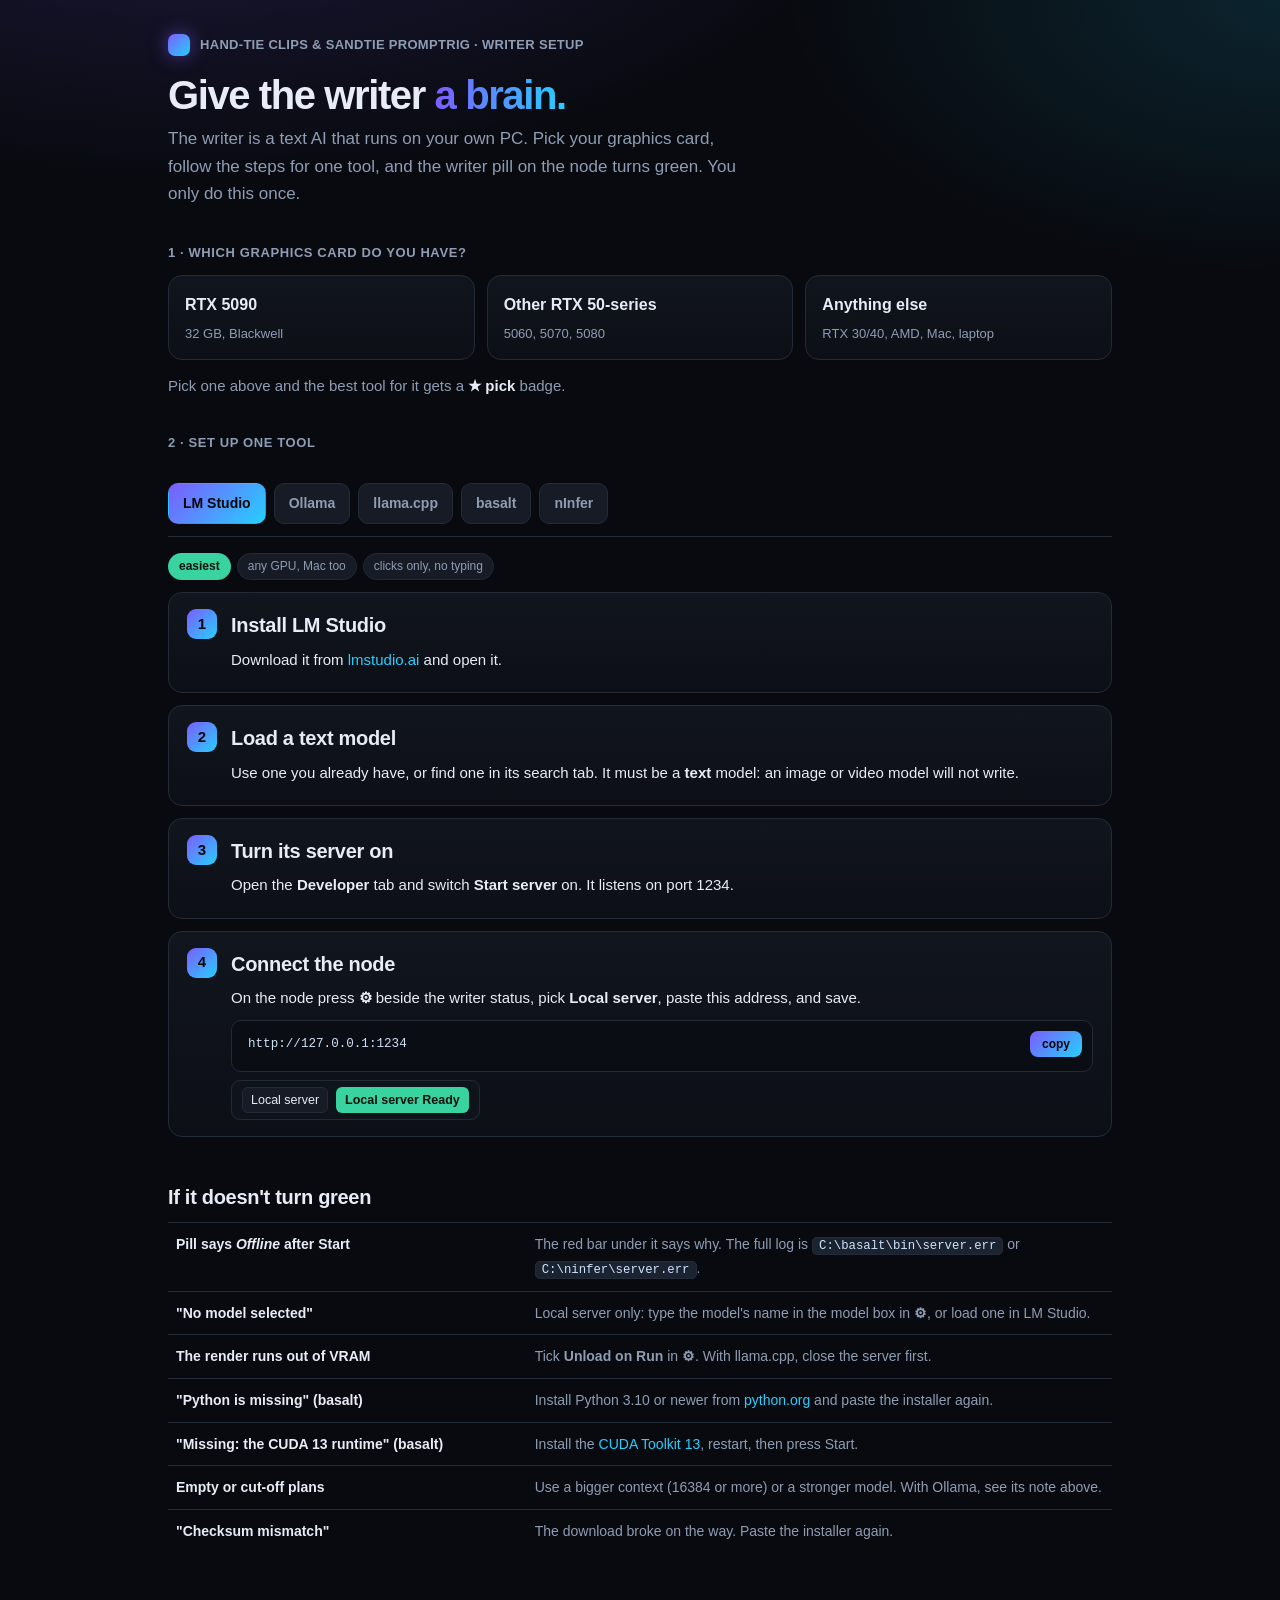
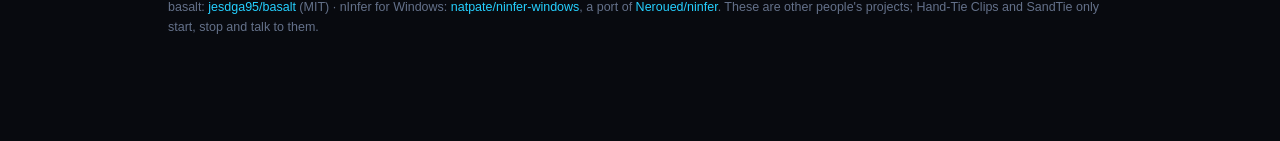
<file: docs/writer_setup.html>
<!DOCTYPE html>
<html lang="en">
<head>
<meta charset="utf-8">
<meta name="viewport" content="width=device-width, initial-scale=1">
<title>Writer Setup</title>
<style>
:root{
  --bg:#080a0f; --bg2:#0c0f16; --panel:#11151d; --panel2:#161b25; --line:#232b39;
  --txt:#e7ecf6; --dim:#8f9db4; --dim2:#64718a;
  --acc:#7c5cff; --acc2:#25d0ff; --ok:#38d39f; --warn:#ffb84d; --bad:#ff6b6b;
  --mono:ui-monospace,SFMono-Regular,"Cascadia Code",Consolas,"Liberation Mono",monospace;
}
*{box-sizing:border-box}
html{scroll-behavior:smooth}
body{
  margin:0; color:var(--txt); padding-bottom:70px;
  background:
    radial-gradient(1200px 600px at 15% -10%, rgba(124,92,255,.20), transparent 60%),
    radial-gradient(900px 500px at 100% 0%, rgba(37,208,255,.13), transparent 55%),
    var(--bg);
  font:15px/1.62 -apple-system,BlinkMacSystemFont,"Segoe UI",Roboto,Helvetica,Arial,sans-serif;
  -webkit-font-smoothing:antialiased;
}
a{color:var(--acc2); text-decoration:none} a:hover{text-decoration:underline}
code{font-family:var(--mono); font-size:.88em; background:#1b2230; border:1px solid var(--line); padding:1px 6px; border-radius:5px; color:#cfe3ff}
main{max-width:980px; margin:0 auto; padding:34px 18px}
.brand{display:flex; align-items:center; gap:10px; font-weight:700; color:var(--dim); font-size:13px; letter-spacing:.3px}
.dot{width:22px; height:22px; border-radius:7px; background:linear-gradient(135deg,var(--acc),var(--acc2)); box-shadow:0 0 18px rgba(124,92,255,.55)}
h1{font-size:40px; line-height:1.08; letter-spacing:-1.4px; margin:18px 0 8px}
h1 span{background:linear-gradient(90deg,var(--acc),var(--acc2)); -webkit-background-clip:text; background-clip:text; color:transparent}
h2{font-size:20px; letter-spacing:-.3px; margin:0 0 6px}
.lead{color:var(--dim); font-size:17px; max-width:62ch; margin:0}
.q{margin:34px 0 12px; font-size:13px; color:var(--dim); letter-spacing:.6px; text-transform:uppercase; font-weight:600}
.gpus{display:grid; grid-template-columns:repeat(3,1fr); gap:12px}
.gpu{all:unset; cursor:pointer; background:linear-gradient(180deg,var(--panel),var(--bg2)); border:1px solid var(--line); border-radius:14px; padding:16px 16px 14px; transition:.15s}
.gpu:hover{border-color:#3a4660; transform:translateY(-1px)}
.gpu.on{border-color:var(--acc); box-shadow:0 0 0 1px var(--acc), 0 10px 30px rgba(124,92,255,.18)}
.gpu b{display:block; font-size:16px; margin-bottom:3px}
.gpu small{color:var(--dim); font-size:13px}
.verdict{margin:14px 0 0; color:var(--dim); min-height:24px}
.verdict strong{color:var(--txt)}
.tabs{display:flex; gap:8px; flex-wrap:wrap; margin:30px 0 0; border-bottom:1px solid var(--line); padding-bottom:12px}
.tab{all:unset; cursor:pointer; padding:8px 14px; border-radius:10px; border:1px solid var(--line); background:var(--panel2); color:var(--dim); font-weight:600; font-size:14px; position:relative}
.tab:hover{color:var(--txt)}
.tab.on{color:#04060b; background:linear-gradient(135deg,var(--acc),var(--acc2)); border-color:transparent}
.tab .star{position:absolute; top:-8px; right:-6px; font-size:10px; background:var(--ok); color:#04110c; border-radius:99px; padding:1px 6px; font-weight:700; display:none}
.tab.pick .star{display:block}
.track{display:none; animation:in .2s ease} .track.on{display:block}
@keyframes in{from{opacity:0; transform:translateY(4px)} to{opacity:1; transform:none}}
.needs{display:flex; flex-wrap:wrap; gap:6px; margin:16px 0 4px}
.pill{font-size:12px; padding:3px 10px; border-radius:99px; border:1px solid var(--line); color:var(--dim); background:var(--panel2)}
.pill.ok{color:#04110c; background:var(--ok); border-color:transparent; font-weight:600}
.step{display:flex; gap:14px; align-items:flex-start; background:linear-gradient(180deg,var(--panel),var(--bg2)); border:1px solid var(--line); border-radius:14px; padding:16px 18px; margin:12px 0}
.num{flex:0 0 auto; width:30px; height:30px; border-radius:9px; display:grid; place-items:center; font-weight:700; color:#04060b; background:linear-gradient(135deg,var(--acc),var(--acc2))}
.body{flex:1 1 auto; min-width:0}
.body p{margin:4px 0}
.dim{color:var(--dim)}
.code{position:relative; background:#0a0d14; border:1px solid var(--line); border-radius:10px; padding:14px 16px; margin:10px 0 2px; font-family:var(--mono); font-size:12.6px; line-height:1.55; color:#cfe0f5; white-space:pre-wrap; word-break:break-word; max-height:300px; overflow:auto}
.code.short{max-height:none}
.copy{all:unset; cursor:pointer; position:sticky; float:right; top:0; margin:-4px -6px 0 8px; font:600 12px/1 -apple-system,"Segoe UI",sans-serif; padding:7px 12px; border-radius:8px; background:linear-gradient(135deg,var(--acc),var(--acc2)); color:#04060b}
.copy.done{background:var(--ok)}
.note{border-left:3px solid var(--warn); background:rgba(255,184,77,.07); padding:10px 14px; border-radius:0 10px 10px 0; margin:12px 0; color:#f2dcb8}
.note.good{border-color:var(--ok); background:rgba(56,211,159,.07); color:#c6f0df}
.shot{display:inline-flex; gap:8px; align-items:center; font-size:12.5px; background:#0f131b; border:1px solid var(--line); border-radius:9px; padding:6px 10px; margin-top:6px}
.shot i{font-style:normal; padding:2px 8px; border-radius:6px; background:var(--panel2); border:1px solid var(--line)}
.shot .r{color:#04110c; background:var(--ok); border-color:transparent; font-weight:600}
table{width:100%; border-collapse:collapse; font-size:14px; margin:8px 0}
td{border-top:1px solid var(--line); padding:10px 8px; vertical-align:top}
td:first-child{color:var(--txt); width:38%; font-weight:600}
td:last-child{color:var(--dim)}
h2.sec{margin-top:44px}
footer{margin-top:44px; color:var(--dim2); font-size:12.5px}
@media (max-width:680px){
  main{padding:22px 16px} h1{font-size:30px}
  .gpus{grid-template-columns:1fr}
  .step{padding:14px} .code{font-size:12px}
  td:first-child{width:auto} tr{display:block; border-top:1px solid var(--line)} td{display:block; border:0; padding:6px 4px}
}
</style>
</head>
<body>
<main>
<div class="brand"><div class="dot"></div>HAND-TIE CLIPS &amp; SANDTIE PROMPTRIG · WRITER SETUP</div>
<h1>Give the writer <span>a brain.</span></h1>
<p class="lead">The writer is a text AI that runs on your own PC. Pick your graphics card, follow the steps for one tool, and the writer pill on the node turns green. You only do this once.</p>

<div class="q">1 · Which graphics card do you have?</div>
<div class="gpus">
  <button class="gpu" data-gpu="5090"><b>RTX 5090</b><small>32 GB, Blackwell</small></button>
  <button class="gpu" data-gpu="50"><b>Other RTX 50-series</b><small>5060, 5070, 5080</small></button>
  <button class="gpu" data-gpu="any"><b>Anything else</b><small>RTX 30/40, AMD, Mac, laptop</small></button>
</div>
<p class="verdict" id="verdict">Pick one above and the best tool for it gets a <strong>★ pick</strong> badge.</p>

<div class="q">2 · Set up one tool</div>
<div class="tabs" id="tabs">
  <button class="tab on" data-t="lmstudio">LM Studio<span class="star">★ pick</span></button>
  <button class="tab" data-t="ollama">Ollama<span class="star">★ pick</span></button>
  <button class="tab" data-t="llama">llama.cpp<span class="star">★ pick</span></button>
  <button class="tab" data-t="basalt">basalt<span class="star">★ pick</span></button>
  <button class="tab" data-t="ninfer">nInfer<span class="star">★ pick</span></button>
</div>

<!-- LM STUDIO -->
<section class="track on" id="t-lmstudio">
  <div class="needs"><span class="pill ok">easiest</span><span class="pill">any GPU, Mac too</span><span class="pill">clicks only, no typing</span></div>
  <div class="step"><div class="num">1</div><div class="body"><h2>Install LM Studio</h2>
    <p>Download it from <a href="https://lmstudio.ai" target="_blank" rel="noopener">lmstudio.ai</a> and open it.</p></div></div>
  <div class="step"><div class="num">2</div><div class="body"><h2>Load a text model</h2>
    <p>Use one you already have, or find one in its search tab. It must be a <b>text</b> model: an image or video model will not write.</p></div></div>
  <div class="step"><div class="num">3</div><div class="body"><h2>Turn its server on</h2>
    <p>Open the <b>Developer</b> tab and switch <b>Start server</b> on. It listens on port 1234.</p></div></div>
  <div class="step"><div class="num">4</div><div class="body"><h2>Connect the node</h2>
    <p>On the node press <b>⚙</b> beside the writer status, pick <b>Local server</b>, paste this address, and save.</p>
    <div class="code short"><button class="copy">copy</button>http://127.0.0.1:1234</div>
    <div class="shot"><i>Local server</i><i class="r">Local server Ready</i></div></div></div>
</section>

<!-- OLLAMA -->
<section class="track" id="t-ollama">
  <div class="needs"><span class="pill">any GPU, Mac too</span><span class="pill">one command</span></div>
  <div class="step"><div class="num">1</div><div class="body"><h2>Install Ollama</h2>
    <p>Download it from <a href="https://ollama.com" target="_blank" rel="noopener">ollama.com</a>. It runs in the background after that.</p></div></div>
  <div class="step"><div class="num">2</div><div class="body"><h2>Get a text model</h2>
    <p>In a terminal, with the tag of the model you want:</p>
    <div class="code short"><button class="copy">copy</button>ollama pull &lt;your-model-tag&gt;</div></div></div>
  <div class="step"><div class="num">3</div><div class="body"><h2>Connect the node</h2>
    <p>Press <b>⚙</b>, pick <b>Local server</b>, paste the address and type the same tag in the model box.</p>
    <div class="code short"><button class="copy">copy</button>http://127.0.0.1:11434</div></div></div>
  <div class="note">Ollama ignores the "thinking off" switch the node sends. A model that thinks first can come back with an empty reply. If that happens, use a non-thinking model or LM Studio.</div>
</section>

<!-- LLAMA.CPP -->
<section class="track" id="t-llama">
  <div class="needs"><span class="pill">any GPU</span><span class="pill">a .gguf file you have</span><span class="pill">for terminal people</span></div>
  <div class="step"><div class="num">1</div><div class="body"><h2>Get llama.cpp</h2>
    <p>Download a build for your card from the <a href="https://github.com/ggml-org/llama.cpp/releases" target="_blank" rel="noopener">llama.cpp releases</a> and unzip it.</p></div></div>
  <div class="step"><div class="num">2</div><div class="body"><h2>Start the server</h2>
    <p>From that folder, with your model's path. <code>--jinja</code> is needed for "thinking off" to work.</p>
    <div class="code short"><button class="copy">copy</button>llama-server -m "C:\path\to\your-model.gguf" -c 16384 -ngl 99 --port 8080 --jinja</div></div></div>
  <div class="step"><div class="num">3</div><div class="body"><h2>Connect the node</h2>
    <p>Press <b>⚙</b>, pick <b>Local server</b>, paste the address.</p>
    <div class="code short"><button class="copy">copy</button>http://127.0.0.1:8080</div></div></div>
  <div class="note">llama-server has no "unload" switch. Close it (Ctrl+C) before a render, or the render may run out of VRAM.</div>
</section>

<!-- BASALT -->
<section class="track" id="t-basalt">
  <div class="needs"><span class="pill ok">the node starts and stops it</span><span class="pill">RTX 50-series only</span><span class="pill">Windows 10/11</span><span class="pill">Python 3.10+</span><span class="pill">CUDA Toolkit 13</span></div>
  <div class="step"><div class="num">1</div><div class="body"><h2>Install basalt: paste this into PowerShell</h2>
    <p class="dim">Start menu → type <b>PowerShell</b> → open it → paste → Enter. It downloads the latest basalt, checks the file is intact, unpacks it to <code>C:\basalt</code> and sets up its Python. It tells you if anything is missing.</p>
    <div class="code"><button class="copy">copy</button>&amp; {
  $Dir = 'C:\basalt'
  [Net.ServicePointManager]::SecurityProtocol = 'Tls12'
  $ErrorActionPreference = 'Stop'; $ProgressPreference = 'SilentlyContinue'
  Write-Host '[1/5] Finding the latest basalt release...'
  # the newest release that already has its Windows zip (a fresh release can be empty for a while)
  $a = (Invoke-RestMethod 'https://api.github.com/repos/jesdga95/basalt/releases?per_page=10') |
    ForEach-Object { $_.assets } | Where-Object { $_.name -like '*windows-x64.zip' } | Select-Object -First 1
  if (-not $a) { throw 'No Windows build found on the basalt releases page. Try again later.' }
  $zip = Join-Path $env:TEMP $a.name
  Write-Host "[2/5] Downloading $($a.name)..."
  Invoke-WebRequest $a.browser_download_url -OutFile $zip
  if ((Get-FileHash $zip -Algorithm SHA256).Hash.ToLower() -ne $a.digest.Split(':')[1]) { throw 'Checksum mismatch: the download is damaged. Run this again.' }
  Write-Host "[3/5] Unpacking to $Dir..."
  $tmp = Join-Path $env:TEMP 'basalt_unpack'; Remove-Item $tmp -Recurse -Force -ErrorAction SilentlyContinue
  Expand-Archive $zip $tmp -Force
  $src = (Get-ChildItem $tmp -Recurse -Filter basalt.exe | Select-Object -First 1).Directory.Parent.FullName
  New-Item -ItemType Directory $Dir, "$Dir\models" -Force | Out-Null
  Copy-Item "$src\*" $Dir -Recurse -Force
  Remove-Item $tmp, $zip -Recurse -Force
  Write-Host '[4/5] Setting up its Python (one minute)...'
  if (-not (Get-Command py -ErrorAction SilentlyContinue)) { throw 'Python is missing: install it from python.org (3.10 or newer), then run this again.' }
  py -3 -m venv "$Dir\.venv"
  &amp; "$Dir\.venv\Scripts\python.exe" -m pip install -q --disable-pip-version-check -r "$Dir\requirements.txt"
  Write-Host '[5/5] Checking your GPU setup...'
  where.exe cudart64_13.dll *&gt; $null
  if ($LASTEXITCODE -ne 0) { Write-Host 'Missing: the CUDA 13 runtime. Install the CUDA Toolkit 13 from developer.nvidia.com/cuda-downloads, then restart.' -ForegroundColor Yellow }
  Write-Host "Done. Put your .basalt model file in $Dir\models" -ForegroundColor Green
}</div></div></div>
  <div class="step"><div class="num">2</div><div class="body"><h2>Add a model</h2>
    <p>basalt runs <code>.basalt</code> model files. Put yours in <code>C:\basalt\models</code>. The node uses the newest one there, or the file you set in <b>⚙</b>.</p></div></div>
  <div class="step"><div class="num">3</div><div class="body"><h2>Press Start</h2>
    <p>Press <b>⚙</b>, pick <b>basalt</b>, then <b>Start</b>. The first load takes about half a minute. With <b>☕ Auto-Wake</b> on, just write: the node starts it for you.</p>
    <div class="shot"><i>basalt</i><i class="r">basalt Ready</i><i>Start</i></div></div></div>
  <div class="note good">Before every render the node unloads basalt's model to free the card and reloads it on your next write. Keep <b>Unload on Run</b> ticked in <b>⚙</b>.</div>
</section>

<!-- NINFER -->
<section class="track" id="t-ninfer">
  <div class="needs"><span class="pill ok">the node starts and stops it</span><span class="pill">RTX 5090 only</span><span class="pill">Windows 11</span><span class="pill">nothing else to install</span></div>
  <div class="step"><div class="num">1</div><div class="body"><h2>Install nInfer: paste this into PowerShell</h2>
    <p class="dim">It downloads the latest Windows build (about 450 MB), checks it, unpacks it to <code>C:\ninfer</code>, then opens nInfer's own model picker: type a number and press Enter.</p>
    <div class="code"><button class="copy">copy</button>&amp; {
  $Dir = 'C:\ninfer'
  [Net.ServicePointManager]::SecurityProtocol = 'Tls12'
  $ErrorActionPreference = 'Stop'; $ProgressPreference = 'SilentlyContinue'
  Write-Host '[1/4] Finding the latest nInfer Windows release...'
  $a = (Invoke-RestMethod 'https://api.github.com/repos/natpate/ninfer-windows/releases?per_page=10') |
    ForEach-Object { $_.assets } | Where-Object { $_.name -like '*.zip' } | Select-Object -First 1
  if (-not $a) { throw 'No Windows build found on the nInfer releases page. Try again later.' }
  $zip = Join-Path $env:TEMP $a.name
  Write-Host "[2/4] Downloading $($a.name) (about 450 MB)..."
  Invoke-WebRequest $a.browser_download_url -OutFile $zip
  if ((Get-FileHash $zip -Algorithm SHA256).Hash.ToLower() -ne $a.digest.Split(':')[1]) { throw 'Checksum mismatch: the download is damaged. Run this again.' }
  Write-Host "[3/4] Unpacking to $Dir..."
  $tmp = Join-Path $env:TEMP 'ninfer_unpack'; Remove-Item $tmp -Recurse -Force -ErrorAction SilentlyContinue
  Expand-Archive $zip $tmp -Force
  $src = (Get-ChildItem $tmp -Recurse -Filter ninfer-serve.exe | Select-Object -First 1).Directory.FullName
  New-Item -ItemType Directory $Dir, "$Dir\models" -Force | Out-Null
  Copy-Item "$src\*" $Dir -Recurse -Force
  Remove-Item $tmp, $zip -Recurse -Force
  Write-Host '[4/4] Pick a model to download (nInfer runs its own .ninfer files only)...'
  Push-Location $Dir; try { cmd /c download_model.bat } finally { Pop-Location }
  Write-Host "Done. nInfer is in $Dir" -ForegroundColor Green
}</div></div></div>
  <div class="step"><div class="num">2</div><div class="body"><h2>Press Start</h2>
    <p>Press <b>⚙</b>, pick <b>nInfer</b>, then <b>Start</b>. With <b>☕ Auto-Wake</b> on, just write: the node starts it for you.</p>
    <div class="shot"><i>nInfer</i><i class="r">nInfer Ready</i><i>Start</i></div></div></div>
  <div class="note good">nInfer cannot unload in place, so before a render the node stops it, and Auto-Wake starts it again when you next write (about 30 s). Keep <b>Unload on Run</b> ticked.</div>
</section>

<h2 class="sec">If it doesn't turn green</h2>
<table>
  <tr><td>Pill says <i>Offline</i> after Start</td><td>The red bar under it says why. The full log is <code>C:\basalt\bin\server.err</code> or <code>C:\ninfer\server.err</code>.</td></tr>
  <tr><td>"No model selected"</td><td>Local server only: type the model's name in the model box in <b>⚙</b>, or load one in LM Studio.</td></tr>
  <tr><td>The render runs out of VRAM</td><td>Tick <b>Unload on Run</b> in <b>⚙</b>. With llama.cpp, close the server first.</td></tr>
  <tr><td>"Python is missing" (basalt)</td><td>Install Python 3.10 or newer from <a href="https://www.python.org/downloads/" target="_blank" rel="noopener">python.org</a> and paste the installer again.</td></tr>
  <tr><td>"Missing: the CUDA 13 runtime" (basalt)</td><td>Install the <a href="https://developer.nvidia.com/cuda-downloads" target="_blank" rel="noopener">CUDA Toolkit 13</a>, restart, then press Start.</td></tr>
  <tr><td>Empty or cut-off plans</td><td>Use a bigger context (16384 or more) or a stronger model. With Ollama, see its note above.</td></tr>
  <tr><td>"Checksum mismatch"</td><td>The download broke on the way. Paste the installer again.</td></tr>
</table>

<footer>basalt: <a href="https://github.com/jesdga95/basalt" target="_blank" rel="noopener">jesdga95/basalt</a> (MIT) · nInfer for Windows: <a href="https://github.com/natpate/ninfer-windows" target="_blank" rel="noopener">natpate/ninfer-windows</a>, a port of <a href="https://github.com/Neroued/ninfer" target="_blank" rel="noopener">Neroued/ninfer</a>. These are other people's projects; Hand-Tie Clips and SandTie only start, stop and talk to them.</footer>
</main>
<script>
(function () {
  var picks = {
    "5090": { tabs: ["ninfer", "basalt"], text: "<strong>nInfer</strong> or <strong>basalt</strong>: both are built for your card, and the node starts and stops them for you." },
    "50": { tabs: ["basalt"], text: "<strong>basalt</strong>: built for RTX 50-series, and the node starts and stops it for you. Pick a model that fits your card's memory." },
    "any": { tabs: ["lmstudio"], text: "<strong>LM Studio</strong>: the easiest, no typing at all. Ollama works too." }
  };
  function showTab(t) {
    document.querySelectorAll(".tab").forEach(function (b) { b.classList.toggle("on", b.dataset.t === t); });
    document.querySelectorAll(".track").forEach(function (s) { s.classList.toggle("on", s.id === "t-" + t); });
  }
  document.querySelectorAll(".tab").forEach(function (b) { b.addEventListener("click", function () { showTab(b.dataset.t); }); });
  document.querySelectorAll(".gpu").forEach(function (g) {
    g.addEventListener("click", function () {
      var p = picks[g.dataset.gpu];
      document.querySelectorAll(".gpu").forEach(function (x) { x.classList.toggle("on", x === g); });
      document.querySelectorAll(".tab").forEach(function (b) { b.classList.toggle("pick", p.tabs.indexOf(b.dataset.t) >= 0); });
      document.getElementById("verdict").innerHTML = "Best for you: " + p.text;
      showTab(p.tabs[0]);
    });
  });
  function copyText(text, btn) {
    function done() { btn.textContent = "copied"; btn.classList.add("done"); setTimeout(function () { btn.textContent = "copy"; btn.classList.remove("done"); }, 1400); }
    if (navigator.clipboard && window.isSecureContext) { navigator.clipboard.writeText(text).then(done, fallback); } else { fallback(); }
    function fallback() {
      var ta = document.createElement("textarea"); ta.value = text; ta.style.position = "fixed"; ta.style.opacity = "0";
      document.body.appendChild(ta); ta.select(); try { document.execCommand("copy"); done(); } catch (e) {} document.body.removeChild(ta);
    }
  }
  document.querySelectorAll(".copy").forEach(function (btn) {
    btn.addEventListener("click", function () {
      var box = btn.parentNode, text = "";
      box.childNodes.forEach(function (n) { if (n !== btn) text += n.textContent; });
      copyText(text.trim(), btn);
    });
  });
})();
</script>
</body>
</html>
</file>
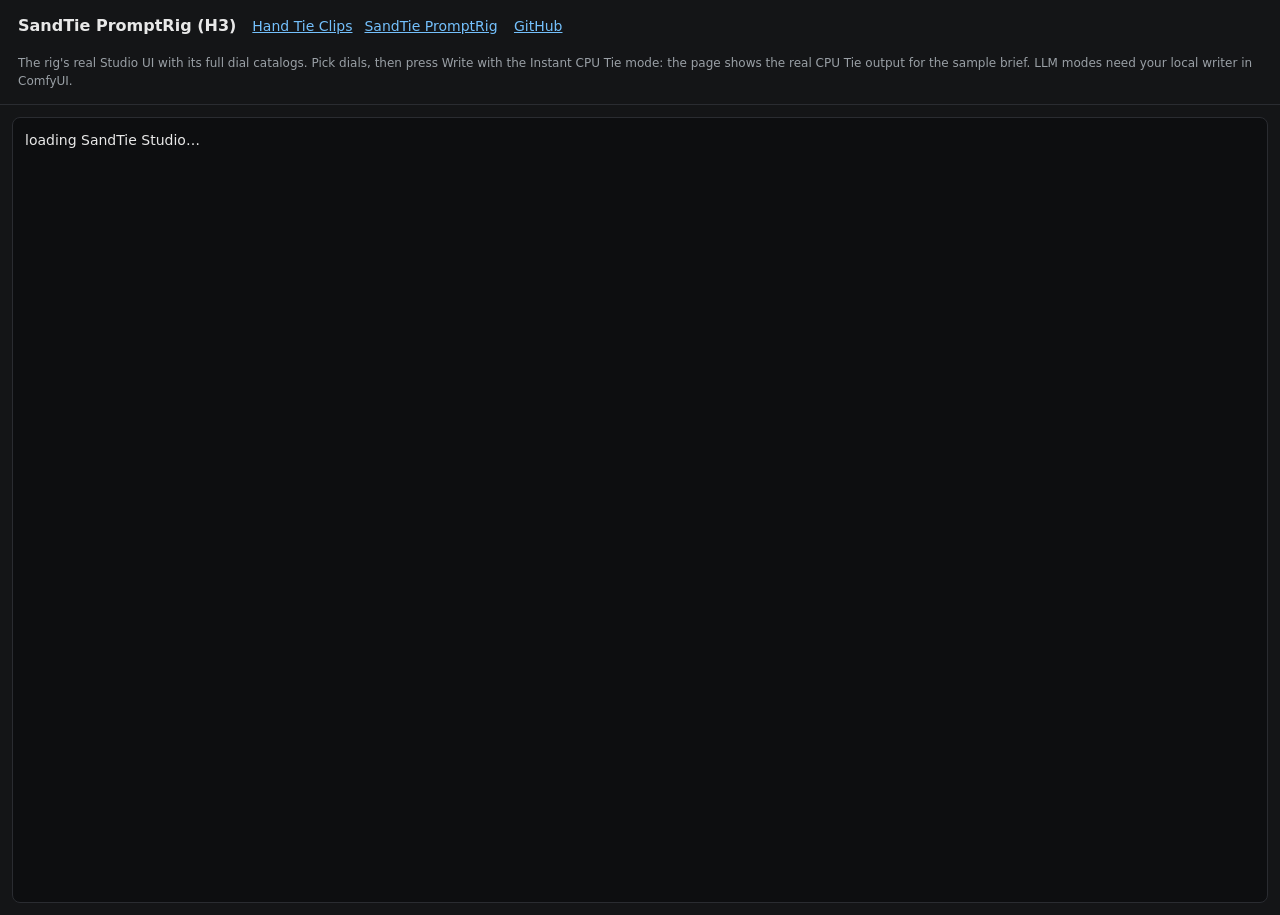
<file: docs/live/sandtie.html>
<!doctype html>
<html lang="en"><head><meta charset="utf-8"><meta name="viewport" content="width=device-width,initial-scale=1">
<title>SandTie PromptRig · Live Demo</title><link rel="icon" href="data:,">
<link rel="stylesheet" href="extensions/htc/h3_ref_chain.css">
<style>
:root{color-scheme:dark}
body{margin:0;background:#141517;color:#e8e8e8;font:14px/1.5 system-ui,sans-serif}
header{padding:14px 18px;border-bottom:1px solid #2a2c31;display:flex;gap:16px;align-items:center;flex-wrap:wrap}
header h1{font-size:16px;margin:0} header a{color:#74c0fc;margin-right:12px} header .note{color:#9aa0a6;font-size:12px;flex-basis:100%}
#stage{margin:12px;border:1px solid #2a2c31;border-radius:8px;padding:12px;background:#0d0e10;min-height:760px}
#toast{position:fixed;bottom:18px;left:50%;transform:translateX(-50%);background:#25262b;border:1px solid #444;padding:9px 16px;border-radius:6px;opacity:0;transition:.2s;pointer-events:none}
#toast.on{opacity:1}
#stage > .h3e-root{height:auto;overflow:visible}
</style></head><body>
<header><h1>SandTie PromptRig (H3)</h1>
<span><a href="./">Hand Tie Clips</a><a href="sandtie.html">SandTie PromptRig</a>
<a href="https://github.com/sandpies/ComfyUI-SandTie-PromptRig">GitHub</a></span>
<span class="note">The rig's real Studio UI with its full dial catalogs. Pick dials, then press Write with the Instant CPU Tie mode: the page shows the real CPU Tie output for the sample brief. LLM modes need your local writer in ComfyUI.</span></header>
<div id="stage">loading SandTie Studio…</div><div id="toast"></div>
<script type="module">

const ready = async () => {
  if (!("serviceWorker" in navigator)) { document.body.textContent = "This demo needs a browser with service workers."; return false; }
  await navigator.serviceWorker.register("./sw.js");
  if (!navigator.serviceWorker.controller) {
    await new Promise((r) => navigator.serviceWorker.addEventListener("controllerchange", r, { once: true }));
  }
  return true;
};
globalThis.HTC_MONITOR_PAGE = "./monitor.html";   // r2_stage.js pop-out buttons
const toastEl = document.getElementById("toast");
window.__demoToast = (t) => { if (!t) return; toastEl.textContent = t; toastEl.classList.add("on");
  clearTimeout(window.__tt); window.__tt = setTimeout(() => toastEl.classList.remove("on"), 3200); };
function makeNode(type, title, widgets, size) {
  const domWidgets = [];
  const node = {
    id: type === "HandTieClips" ? 1 : 2, type, title, size: size.slice(), properties: {}, inputs: [], outputs: [],
    widgets: widgets.map((w) => ({ ...w, options: { ...(w.options || {}) }, callback: undefined })),
    graph: window.__appStub ? null : null,
    addDOMWidget(name, kind, el, opts) { domWidgets.push(el); return { name, type: kind, element: el, options: opts || {}, value: "" }; },
    addWidget(kind, name, value, cb, opts) { const w = { type: kind, name, value, callback: cb, options: opts || {} }; this.widgets.push(w); return w; },
    setSize(sz) { this.size = [sz[0], sz[1]]; }, computeSize() { return this.size; },
    setDirtyCanvas() {}, remove() {}, getInputNode() { return null; }, onResize() {},
    domWidgets,
  };
  return node;
}

if (await ready()) {
  const nodes = await (await fetch("data/nodes.json")).json();
  const { mountSandTieStandalone } = await import("./extensions/htc/editor/sandtie_ui.js");
  const node = makeNode("SandTiePromptRig", "SandTie PromptRig (H3)", nodes.sandtie, [1200, 800]);
  const stage = document.getElementById("stage"); stage.textContent = "";
  // The node mounts the rig inside its card (.h3st-node-card.h3e-root), which is where the
  // --h3-* palette lives; mounted on a bare div every panel background is transparent.
  const host = document.createElement("div"); host.className = "h3st-node-card h3e-root"; stage.appendChild(host);
  mountSandTieStandalone(node, host, { onSyncOutputs: () => window.__demoToast("Prompt synced to the node's output.") });
}
</script></body></html>
</file>
<file: docs/live/extensions/htc/h3_ref_chain.css>
/* H3 Ref Chain -- node panel styling.
 *
 * External stylesheet rather than a template literal in JS: the old inline
 * sheet hardcoded every colour as a hex, so a light ComfyUI theme rendered the
 * panel as dark-grey islands on a light node. Everything below derives from
 * ComfyUI's own custom properties through color-mix(), which is the idiom the
 * sibling MiniMaxH3-Contex-Loop pack already uses.
 *
 * Class prefixes: .h3e- editor, .h3rc- preview.
 */

.h3e-root,
.h3rc-preview {
    /* Black, one hairline, no radius -- the PromptMasterLD `.ldp-root` system.
     *
     * This used to derive every surface from the host theme with color-mix().
     * The intent was light-theme safety; in practice --h3-bg mixed toward
     * #111827 and --h3-sunken toward #000, so a light theme got dark blue-grey
     * islands anyway while the accents stayed literal hex. Committing to one
     * look is more honest than half-following two. */
    --h3-bg:      #0a0a0a;
    --h3-panel:   #111111;
    --h3-sunken:  #0d0d0d;
    --h3-border:  #2a2a2a;
    --h3-border-soft: #1c1c1c;

    --h3-text:    #e8e8e8;
    --h3-muted:   #9a9a9a;
    --h3-faint:   #6a6a6a;

    /* Both of these were REFERENCED and never declared, so `--h3-line` made
     * the trim bar's and the draft list's borders resolve to nothing at all,
     * and the playhead fell back to a literal #fff that no longer matched the
     * palette. Declared here rather than deleted because the rules that use
     * them are right to want a hairline; they were just asking for a name that
     * did not exist. */
    --h3-line:    var(--h3-border-soft);
    --h3-fg:      var(--h3-text);

    /* One accent. Change this line and the whole panel follows. */
    --h3-accent:  #e8ff47;
    --h3-accent-soft: color-mix(in srgb, var(--h3-accent) 10%, transparent);
    --h3-accent-wash: color-mix(in srgb, var(--h3-accent) 4%, transparent);
    /* Text that sits ON the accent. Never white -- acid yellow needs ink. */
    --h3-on-accent: #101010;
    --h3-warn:    #ffb020;
    --h3-error:   #ff3b30;
    --h3-ok:      #5fbf7a;

    /* One spacing scale. */
    --h3-gap: 8px;
    --h3-gap-sm: 5px;
    /* Square. Kept as tokens rather than deleted so a rounded variant is one
     * edit, and so no rule has to change to get there. `--h3-radius-sm` is the
     * input/control radius, so a field stays a little tighter than the cards
     * and wells around it. */
    --h3-radius: 4px;
    --h3-radius-sm: 3px;
    --h3-row-h: 28px;
  /* Row 3 of the chrome: the ACTIVE tab's own 24px header. Separate from
   * --h3-row-h because the three rows are not interchangeable -- row 1 is the
   * status bar, row 2 the tab strip, row 3 the tab's own tools -- and a token
   * shared between them is a token that cannot be sized for any of them. */
  --h3-head-h: 24px;
  /* D2: the one card under the filmstrip. A max-height, not a min -- the
   * detail pane is what would otherwise grow the node once per shot. */
  --h3-detail-h: 420px;

    /* A type scale, which this sheet did not have. Hierarchy was carried by
     * four literal sizes plus alpha, with nothing bold anywhere, which is why
     * it read flat. */
    --h3-fs-xs: 11px;
    --h3-fs-sm: 12px;
    --h3-fs: 13px;
    --h3-fs-lg: 15px;
    --h3-weight-label: 700;
    /* One label idiom. Seven different letter-spacings were doing this job. */
    --h3-track: .14em;

    box-sizing: border-box;
    color: var(--h3-text);
    font: var(--h3-fs-lg)/1.4 ui-sans-serif, system-ui, -apple-system, "Segoe UI", sans-serif;
}

.h3e-root *,
.h3e-root *::before,
.h3e-root *::after,
.h3rc-preview *,
.h3rc-preview *::before,
.h3rc-preview *::after { box-sizing: border-box; }

/* ---------------------------------------------------------------- editor -- */

.h3e-root {
    display: flex;
    flex-direction: column;
    gap: var(--h3-gap);
    width: 100%;
    height: 100%;
    min-height: 0;
    padding: 2px;
    /* The root no longer scrolls -- .h3e-scroll does. See the note at the end
     * of this sheet. */
    overflow: hidden;
}

/* The containment context the rail's @container queries need. Without this the
 * queries below never match -- see the note above them. */
.h3e-section { container-type: inline-size; }

.h3e-section {
    background: var(--h3-bg);
    border: 1px solid var(--h3-border);
    border-radius: var(--h3-radius);
    padding: var(--h3-gap);
}

/* Sticky header so "+ shot" stays reachable in a long plan. */
.h3e-head {
    position: sticky;
    top: calc(var(--h3-gap) * -1);
    z-index: 4;
    display: flex;
    align-items: center;
    gap: var(--h3-gap-sm);
    margin: 0 0 var(--h3-gap);
    padding: 0;
    min-height: var(--h3-head-h);
    box-sizing: border-box;
    background: var(--h3-bg);
}

.h3e-title {
    font-size: var(--h3-fs-sm);
    font-weight: var(--h3-weight-label);
    letter-spacing: var(--h3-track);
    text-transform: uppercase;
    color: var(--h3-text);
}
.h3e-count { font-size: var(--h3-fs-sm); color: var(--h3-faint); font-variant-numeric: tabular-nums; }
.h3e-spacer { flex: 1; }

/* -- controls ------------------------------------------------------------- */

.h3e-root button,
.h3e-root input,
.h3e-root select,
.h3e-root textarea {
    font: inherit;
    color: var(--h3-text);
    background: var(--h3-sunken);
    border: 1px solid var(--h3-border);
    border-radius: var(--h3-radius-sm);
    padding: 5px 7px;
    min-width: 0;
    transition: border-color .13s ease, background-color .13s ease, opacity .13s ease;
}

.h3e-root textarea { resize: vertical; line-height: 1.45; }

.h3e-root button {
    cursor: pointer;
    white-space: nowrap;
    background: var(--h3-panel);
    display: inline-flex;
    align-items: center;
    justify-content: center;
    gap: 4px;
    line-height: 1.15;
    padding: 4px 8px 5px;
}
.h3e-root button:hover { border-color: var(--h3-accent); }
.h3e-root button:active { background: color-mix(in srgb, var(--h3-accent) 22%, var(--h3-panel)); }
.h3e-root button:disabled { cursor: not-allowed; opacity: .4; }

.h3e-root input:hover,
.h3e-root select:hover,
.h3e-root textarea:hover { border-color: color-mix(in srgb, var(--h3-accent) 55%, var(--h3-border)); }

/* Keyboard focus was completely invisible before -- ~8 controls per card. */
.h3e-root :focus-visible {
    outline: 2px solid var(--h3-accent);
    outline-offset: 1px;
    border-color: var(--h3-accent);
}

.h3e-btn { padding: 5px 9px; }
.h3e-x {
    padding: 4px 8px;
    color: var(--h3-error);
    background: transparent;
    border-color: var(--h3-border-soft);
}
.h3e-x:hover { border-color: var(--h3-error); background: color-mix(in srgb, var(--h3-error) 14%, transparent); }

/* -- Simple / Shots toggle ------------------------------------------------ */

.h3e-modes { display: flex; border: 1px solid var(--h3-border); border-radius: var(--h3-radius-sm); overflow: hidden; }
.h3e-root .h3e-mode {
    border: 0;
    border-radius: 0;
    background: var(--h3-sunken);
    color: var(--h3-muted);
    padding: 5px 12px;
    font-size: var(--h3-fs);
}
.h3e-root .h3e-mode:hover { background: color-mix(in srgb, var(--h3-accent) 12%, var(--h3-sunken)); color: var(--h3-text); }
.h3e-root .h3e-mode[aria-pressed="true"],
.h3e-root .h3e-mode.h3e-on {
    background: color-mix(in srgb, var(--h3-accent) 34%, var(--h3-sunken));
    color: var(--h3-text);
}

.h3e-empty {
    color: var(--h3-muted);
    padding: 14px 10px;
    line-height: 1.6;
    text-align: center;
    border: 1px dashed var(--h3-border-soft);
    border-radius: var(--h3-radius-sm);
}
.h3e-empty-cta { display: block; margin: 8px auto 0; }

/* -- D4: the batch bar ----------------------------------------------------- */

/* Appears only for a range of two or more. Same rule as A5's collapsed groups:
 * a control that has nothing to act on is noise, and the bar is a row of five
 * dropdowns that are all no-ops until there is a selection. */
.h3e-batch {
    display: flex;
    align-items: center;
    gap: var(--h3-gap-sm);
    flex-wrap: wrap;
    padding: 4px 0 6px;
    border-bottom: 1px solid var(--h3-line);
    margin-bottom: var(--h3-gap-sm);
}

.h3e-batch-n {
    font-size: var(--h3-fs-sm);
    font-weight: var(--h3-weight-label);
    color: var(--h3-accent);
    font-variant-numeric: tabular-nums;
    white-space: nowrap;
}

.h3e-batch-ax { display: flex; align-items: center; gap: 3px; }
.h3e-batch-lab {
    font-size: var(--h3-fs-xs);
    color: var(--h3-faint);
    text-transform: lowercase;
}
.h3e-batch-sel { max-width: 110px; }

/* -- D6: the REFS hop bar -------------------------------------------------- */

/* One continuous track per reference row, on the score strip's geometry. It
 * replaces 133 numbered chips at a 19-hop plan -- four wrapped lines per row,
 * where selecting hop 13 meant counting. Column-for-column it lines up with
 * the score strip and the filmstrip, so the same x is the same hop in all
 * three. */
.h3e-hopbar {
    display: flex;
    align-items: center;
    gap: var(--h3-gap-sm);
    margin-top: 4px;
    min-width: 0;
    grid-column: 1 / -1;
}

.h3e-hopbar-track {
    display: flex;
    flex: 1 1 auto;
    min-width: 120px;
    overflow-x: auto;
    border: 1px solid var(--h3-border);
    border-radius: var(--h3-radius-sm);
    background: var(--h3-sunken);
    cursor: pointer;
    user-select: none;
}

.h3e-hopcell {
    flex: 1 0 34px;
    height: 22px;
    display: flex;
    align-items: center;
    justify-content: center;
    border-left: 1px solid var(--h3-border);
    background: transparent;
    transition: background-color .1s ease;
}
.h3e-hopcell:hover { background: rgba(255, 255, 255, 0.06); }
.h3e-hopcell:first-child { border-left: 0; }
.h3e-hopcell-on { background: color-mix(in srgb, var(--h3-accent) 75%, var(--h3-sunken)); }

.h3e-hopcell-no {
    font-family: ui-monospace, "Cascadia Mono", "SF Mono", Menlo, monospace;
    font-variant-numeric: tabular-nums;
    font-size: 11px;
    font-weight: 700;
    line-height: 1;
    color: var(--h3-muted);
}
.h3e-hopcell-on .h3e-hopcell-no { color: var(--h3-on-accent); }

/* -- D5: the Simple-mode block view --------------------------------------- */

/* One row per `---` block. A ruler, not a report: it sits above the textarea
 * so the word count is next to the thing being counted. */
.h3e-blocks {
    display: flex;
    flex-direction: column;
    gap: 2px;
    margin: 6px 0;
}

.h3e-block-row {
    display: flex;
    align-items: baseline;
    gap: var(--h3-gap-sm);
    font-size: var(--h3-fs-sm);
    font-variant-numeric: tabular-nums;
    color: var(--h3-faint);
    padding: 2px 6px;
    border-left: 2px solid var(--h3-border-soft);
    min-width: 0;
}

.h3e-block-row.h3e-block-ok { border-left-color: color-mix(in srgb, var(--h3-ok) 55%, transparent); }
.h3e-block-row.h3e-block-warn { border-left-color: var(--h3-warn); color: var(--h3-warn); }

.h3e-block-no { color: var(--h3-muted); min-width: 62px; }
.h3e-block-w { color: var(--h3-text); font-weight: var(--h3-weight-label); min-width: 34px; text-align: right; }
.h3e-block-band { color: inherit; opacity: 0.85; }

.h3e-block-total {
    display: flex;
    gap: 6px;
    font-size: var(--h3-fs-xs);
    color: var(--h3-faint);
    padding: 2px 6px;
    border-top: 1px solid var(--h3-line);
    margin-top: 2px;
}
.h3e-block-repeat { color: var(--h3-warn); }

.h3e-simple-help-dim { opacity: 0.62; margin-top: 6px; }

/* -- D2: the filmstrip, and the one card under it ------------------------- */

/* The strip scrolls HORIZONTALLY and has a fixed height. That is the whole of
 * the §9.2 requirement -- the Script surface is the same size at 6 shots and at
 * 19 -- and it is why the strip must never be allowed to wrap: a wrapped strip
 * is a taller strip, which is a taller node, which is the bug this replaces. */
.h3e-filmstrip {
    display: flex;
    flex-wrap: nowrap;
    gap: var(--h3-gap-sm);
    overflow-x: auto;
    overflow-y: hidden;
    scrollbar-width: thin;
    padding: 2px 0 var(--h3-gap-sm);
    min-height: 0;
    max-height: none;
}

.h3e-root .h3e-poster,
.h3e-poster {
    flex: 0 0 auto;
    width: 116px;
    display: flex;
    flex-direction: column;
    align-items: stretch;
    justify-content: flex-start;
    gap: 2px;
    padding: 4px;
    background: var(--h3-panel);
    border: 1px solid var(--h3-border);
    border-radius: var(--h3-radius-sm);
    cursor: pointer;
    text-align: left;
    color: inherit;
    line-height: 1.3;
    font: inherit;
    user-select: none;
}

.h3e-poster:hover { border-color: color-mix(in srgb, var(--h3-accent) 40%, var(--h3-border)); }
.h3e-poster.h3e-on {
    border-color: var(--h3-accent);
    background: color-mix(in srgb, var(--h3-accent) 6%, var(--h3-panel));
}

.h3e-poster-thumb {
    height: 62px;
    background: var(--h3-sunken);
    border: 1px solid var(--h3-border-soft);
    border-radius: 2px;
    overflow: hidden;
    display: flex;
    align-items: center;
    justify-content: center;
}

.h3e-poster-img { width: 100%; height: 100%; object-fit: cover; display: block; }
.h3e-poster-noimg { color: var(--h3-faint); font-size: var(--h3-fs-sm); }

/* Slate number in tabular mono so a row of them lines up column-wise. */
.h3e-poster-no {
    font-family: ui-monospace, "Cascadia Mono", "SF Mono", Menlo, monospace;
    font-variant-numeric: tabular-nums;
    font-size: var(--h3-fs-sm);
    color: var(--h3-accent);
    letter-spacing: 0.04em;
}

.h3e-poster-meta {
    font-size: var(--h3-fs-sm);
    color: var(--h3-faint);
    font-variant-numeric: tabular-nums;
    white-space: nowrap;
    overflow: hidden;
    text-overflow: ellipsis;
}

.h3e-poster-beat {
    font-size: var(--h3-fs-sm);
    color: var(--h3-muted);
    line-height: 1.35;
    /* Two lines of peek, then ellipsis. A poster that grows with its beat is a
       strip whose height depends on the text, which is §9.2 again. */
    max-height: 2.7em;
    overflow: hidden;
}

.h3e-poster-row { display: flex; gap: 3px; margin-top: auto; }
.h3e-mini { padding: 1px 5px; font-size: var(--h3-fs-xs); line-height: 1.5; }
.h3e-mini.h3e-soft { opacity: 0.4; }

.h3e-poster-add {
    align-items: center;
    justify-content: center;
    gap: 4px;
    border-style: dashed;
    background: transparent;
    color: var(--h3-faint);
}
.h3e-poster-add:hover { color: var(--h3-accent); }
.h3e-poster-plus { font-size: 18px; line-height: 1; }

/* The detail pane holds exactly one card and scrolls itself, so its height is
 * the node's height and does not depend on how many shots there are. */
.h3e-detail {
    min-height: 0;
    max-height: var(--h3-detail-h);
    overflow-y: auto;
    overflow-x: hidden;
    scrollbar-width: thin;
}
.h3e-detail > .h3e-card { margin-top: 0; }

/* -- shot cards ----------------------------------------------------------- */

.h3e-card {
    --h3-card-accent: var(--h3-accent);
    background:
        linear-gradient(90deg, color-mix(in srgb, var(--h3-card-accent) 7%, transparent), transparent 140px),
        var(--h3-panel);
    border: 1px solid color-mix(in srgb, var(--h3-card-accent) 46%, var(--h3-border));
    border-left: 4px solid var(--h3-card-accent);
    border-radius: var(--h3-radius);
    padding: var(--h3-gap-sm) var(--h3-gap);
    margin-bottom: var(--h3-gap-sm);
    transition: border-color .13s ease, box-shadow .13s ease;
}
.h3e-card:hover { border-color: color-mix(in srgb, var(--h3-card-accent) 70%, var(--h3-border)); }
.h3e-card.h3e-drop,
/* `.h3e-drag-over` lived here too, from before the drop target was renamed
 * `.h3e-drop`. Nothing has set it since, so it was styling that could never
 * appear -- deleted rather than left to be read as documentation. */
.h3e-card.h3e-dragging { opacity: .45; }
.h3e-card.h3e-invalid { border-left-color: var(--h3-error); }

.h3e-card-head {
    display: flex;
    align-items: center;
    gap: var(--h3-gap-sm);
    min-height: var(--h3-row-h);
}

/* A one-character glyph is not a drag target. */
.h3e-drag {
    cursor: grab;
    user-select: none;
    padding: 4px 5px;
    border-radius: var(--h3-radius);
    color: var(--h3-faint);
    line-height: 1;
}
.h3e-drag:hover { color: var(--h3-text); background: var(--h3-accent-soft); }
.h3e-drag:active { cursor: grabbing; }

/* Collapse/expand affordance. */
.h3e-root .h3e-fold {
    padding: 3px 6px;
    background: transparent;
    border-color: transparent;
    color: var(--h3-muted);
    font-size: var(--h3-fs-sm);
    line-height: 1;
}
.h3e-root .h3e-fold:hover { color: var(--h3-text); background: var(--h3-accent-soft); border-color: transparent; }
.h3e-card.h3e-collapsed .h3e-card-body { display: none; }
.h3e-card.h3e-collapsed { padding-bottom: var(--h3-gap-sm); }
.h3e-fold-mark { display: inline-block; transition: transform .15s ease; }
.h3e-card.h3e-collapsed .h3e-fold-mark { transform: rotate(-90deg); }

.h3e-num,
.h3e-ord {
    background: color-mix(in srgb, var(--h3-accent) 28%, var(--h3-sunken));
    color: var(--h3-text);
    border-radius: var(--h3-radius);
    padding: 2px 8px;
    font-size: var(--h3-fs-sm);
    font-variant-numeric: tabular-nums;
    white-space: nowrap;
}
.h3e-timing { font-size: var(--h3-fs-sm); color: var(--h3-muted); font-variant-numeric: tabular-nums; }
/* `lock` and `⏵` are buttons now, not badges -- both were states you could
 * previously only reach by editing JSON or by counting shots yourself into two
 * integer boxes at the bottom of RUN. They stay quiet until they are on. */
.h3e-root .h3e-lock,
.h3e-root .h3e-only {
    font-size: var(--h3-fs-sm);
    padding: 1px 6px;
    color: var(--h3-faint);
    background: transparent;
    border-color: var(--h3-border-soft);
}
.h3e-root .h3e-lock.h3e-on {
    color: var(--h3-warn);
    border-color: var(--h3-warn);
    background: transparent;
}
.h3e-root .h3e-only.h3e-on {
    color: var(--h3-accent);
    border-color: var(--h3-accent);
    background: transparent;
}
/* A shot the current render range will skip. Readable, plainly not in play. */
.h3e-card.h3e-outside { opacity: .4; }
.h3e-card.h3e-outside:hover { opacity: .75; }
.h3e-peek {
    flex: 1;
    min-width: 0;
    overflow: hidden;
    text-overflow: ellipsis;
    white-space: nowrap;
    font-size: var(--h3-fs-sm);
    color: var(--h3-faint);
}

.h3e-beat { width: 100%; background: var(--h3-sunken); }
/* pin_mech=hand_tie: the previs line under each beat. */
.h3e-moment { margin-top: 4px; border-left: 2px solid var(--h3-accent, #6aa0ff); font-style: italic; }

/* A7: the beat's word count against the band for its length. Tabular so the
 * number does not shuffle the label while it is being typed, and faint unless
 * it is outside the band -- this is information, not a scoreboard. */
.h3e-beatcount {
    margin-top: 3px;
    font-size: var(--h3-fs-xs);
    color: var(--h3-faint);
    font-variant-numeric: tabular-nums;
    min-height: 14px;
}
.h3e-beatcount.h3e-over {
    color: var(--h3-warn);
}

/* -- Simple mode: the prompt widget drawn in the SCRIPT tab ---------------- */

.h3e-simple { display: flex; flex-direction: column; gap: var(--h3-gap-sm); }
.h3e-simple-prompt {
    min-height: 320px;
    resize: vertical;
    box-sizing: border-box;
    font-family: ui-monospace, SFMono-Regular, Menlo, monospace;
    line-height: 1.5;
}
.h3e-simple-help {
    color: var(--h3-muted);
    line-height: 1.6;
    padding: 8px 10px;
    border: 1px dashed var(--h3-border-soft);
    border-radius: var(--h3-radius-sm);
}

/* -- directive row: grid, not fixed-width flex ---------------------------- */

.h3e-dirs {
    display: grid;
    grid-template-columns: repeat(auto-fit, minmax(112px, 1fr));
    gap: var(--h3-gap-sm);
    margin-top: var(--h3-gap-sm);
}
.h3e-dir { display: flex; flex-direction: column; gap: 2px; min-width: 0; }
.h3e-dir-label,
.h3e-field > span:first-child {
    font-size: var(--h3-fs-xs);
    font-weight: var(--h3-weight-label);
    letter-spacing: var(--h3-track);
    text-transform: uppercase;
    color: var(--h3-muted);
}
.h3e-select, .h3e-input { width: 100%; }

/* -- notes: hint / warning / error are three different things ------------- */

.h3e-note {
    border-radius: var(--h3-radius-sm);
    padding: 6px 8px;
    margin-top: var(--h3-gap-sm);
    line-height: 1.5;
    border: 1px solid;
    color: var(--h3-warn);
    background: color-mix(in srgb, var(--h3-warn) 12%, transparent);
    border-color: color-mix(in srgb, var(--h3-warn) 40%, transparent);
}
.h3e-note.h3e-note-error {
    color: var(--h3-error);
    background: color-mix(in srgb, var(--h3-error) 13%, transparent);
    border-color: color-mix(in srgb, var(--h3-error) 45%, transparent);
}
.h3e-note.h3e-note-hint {
    color: var(--h3-muted);
    background: color-mix(in srgb, var(--h3-accent) 8%, transparent);
    border-color: var(--h3-border-soft);
}

.h3e-adv { margin-top: var(--h3-gap-sm); }
.h3e-adv > summary,
.h3e-json-wrap > summary {
    cursor: pointer;
    color: var(--h3-muted);
    font-size: var(--h3-fs-sm);
    letter-spacing: .08em;
    text-transform: uppercase;
    padding: 3px 2px;
    border-radius: var(--h3-radius);
}
.h3e-adv > summary:hover,
.h3e-json-wrap > summary:hover { color: var(--h3-text); background: var(--h3-accent-soft); }

.h3e-grid {
    display: grid;
    /* D1d: was `minmax(104px, 1fr)`. A 104px track cannot hold a label like
     * CONTROL AFTER GENERATE, so the long names wrapped to two lines and every
     * field below them was pushed down by a different amount -- which is the
     * "squished wordings" the user reported on the Media tab and the RUN dial
     * grid. 150px is the width at which the longest label in the pack
     * (control_after_generate, voice_every_hop, last_frame_guide) fits on one
     * line at --h3-fs-xs.
     *
     * `auto-fit` not `auto-fill`: a filled track stretches, so a group with two
     * dials gives each half the panel and the row stops lining up. */
    grid-template-columns: repeat(auto-fit, minmax(150px, 1fr));
    gap: var(--h3-gap-sm);
    margin: var(--h3-gap-sm) 0;
}
.h3e-field { display: flex; flex-direction: column; gap: 2px; min-width: 0; }
.h3e-field .h3e-input, .h3e-field .h3e-select { width: 100%; }
.h3e-check { flex-direction: row; align-items: center; gap: 6px; }
.h3e-check input { width: auto; }

/* -- run panel ------------------------------------------------------------ */

/* A <details> wearing .h3e-section, so it keeps the panel chrome whether it is
 * open or shut. Collapsed by default: these dials are set once and then left,
 * unlike the script above them, and the summary line carries enough of the
 * state that opening it is a choice rather than a check. */
.h3e-run { padding: var(--h3-gap); }
.h3e-run > summary {
    cursor: pointer;
    display: flex;
    align-items: baseline;
    gap: var(--h3-gap-sm);
    padding: 2px;
    border-radius: var(--h3-radius);
    list-style: none;              /* the default triangle sits badly on a row */
    min-width: 0;
}
.h3e-run > summary::-webkit-details-marker { display: none; }
/* D1c: RUN is a PAGE. No triangle -- it is not a disclosure any more, and a
     * triangle on something that cannot collapse is a control that does nothing.
     * The summary is row 3 of the chrome: title, tally, and a way back. */
.h3e-run > summary::before { content: none; }
.h3e-run > summary { cursor: default; }

.h3e-run-tally {
    font-size: var(--h3-fs-sm);
    color: var(--h3-faint);
    font-variant-numeric: tabular-nums;
    white-space: nowrap;
}

/* The way back. It sits at the RIGHT of row 3, opposite the title, because the
 * eye enters a page at its left and exits at its right -- and because it is the
 * only control on that row that is not a label. */
.h3e-run-back { margin-left: auto; }
.h3e-run > summary:hover { background: var(--h3-accent-soft); }
.h3e-run > summary:hover .h3e-title { color: var(--h3-text); }

/* The digest is one line and must stay one line: it is read at a glance with
 * the panel shut, and wrapping it would push the script off screen. */
.h3e-run-digest {
    flex: 1;
    min-width: 0;
    overflow: hidden;
    text-overflow: ellipsis;
    white-space: nowrap;
    text-align: right;
}

.h3e-run-body { margin-top: var(--h3-gap-sm); }
.h3e-run-group + .h3e-run-group {
    margin-top: var(--h3-gap-sm);
    padding-top: var(--h3-gap-sm);
    border-top: 1px solid var(--h3-border-soft);
}
.h3e-run-label {
    font-size: var(--h3-fs-xs);
    font-weight: var(--h3-weight-label);
    letter-spacing: var(--h3-track);
    text-transform: uppercase;
    color: var(--h3-muted);
    /* A5: the group header is now a <summary>, so it is clickable and carries
     * the disclosure triangle. It must LOOK like the old label still, or
     * every group reads as a control and the panel as a form. */
    cursor: pointer;
    display: flex;
    align-items: center;
    gap: var(--h3-gap-sm);
    list-style: none;
}
.h3e-run-label::-webkit-details-marker { display: none; }
.h3e-run-label::marker { content: ""; }
/* Our own triangle, so the collapsed state is legible without a marker glyph
 * that varies by browser and sits on the wrong side of the label. */
.h3e-run-label::before {
    content: "▸";
    font-size: var(--h3-fs-xs);
    color: var(--h3-faint);
    transition: transform .12s ease;
}
details.h3e-run-group[open] > .h3e-run-label::before { transform: rotate(90deg); }
/* The off-state text next to the title: "REFINE · off". */
.h3e-run-gstate {
    color: var(--h3-faint);
    font-weight: var(--h3-weight-label);
    letter-spacing: 0;
    text-transform: none;
}
/* A disabled group: dimmed, but still one click from the dials. */
.h3e-run-group.h3e-run-off > .h3e-run-label { color: var(--h3-faint); }
.h3e-run-group.h3e-run-off > .h3e-run-label .h3e-run-gstate { color: var(--h3-faint); }
/* auto-FILL, not auto-fit: auto-fit collapses the empty tracks, so the two
 * dials in CACHE stretched to half the panel each while the four in OUTPUT sat
 * at a quarter. Keeping the empty tracks lines every group up on one grid. */
.h3e-run-group .h3e-grid {
    margin-top: 4px;
    grid-template-columns: repeat(auto-fill, minmax(104px, 1fr));
}
.h3e-run .h3e-run-wide { grid-column: span 2; }
.h3e-run .h3e-run-half { grid-column: span 3; }
.h3e-run-fold { font-size: var(--h3-fs-xs); padding: 2px 7px; }
/* Digits line up column-wise, so a changed seed is visible at a glance. */
.h3e-run input[type="number"] { font-variant-numeric: tabular-nums; }

/* A checkbox plus the widget's own label_on/label_off, so the state reads as
 * "vary per hop" rather than as a bare tick. */
.h3e-run-toggle { display: flex; align-items: center; gap: 6px; min-width: 0; }
.h3e-root .h3e-run-toggle input { width: auto; flex: none; }
.h3e-run-togglabel {
    overflow: hidden;
    text-overflow: ellipsis;
    white-space: nowrap;
    color: var(--h3-muted);
}


/* -- reference rail ------------------------------------------------------- */

/* Was fixed pixel widths in a non-wrapping flex row summing to ~406px, so the
 * description got crushed and the row overflowed a narrow node. */
.h3e-ref {
    display: grid;
    grid-template-columns: auto minmax(88px, 1.1fr) minmax(74px, .8fr) minmax(74px, .8fr) minmax(96px, 1fr) minmax(52px, .45fr) minmax(52px, .45fr) minmax(120px, 1.6fr) auto;
    align-items: center;
    gap: var(--h3-gap-sm);
    padding: 4px;
    margin-bottom: 4px;
    min-height: var(--h3-row-h);
    border: 1px solid transparent;
    border-radius: var(--h3-radius-sm);
    transition: background-color .13s ease, border-color .13s ease;
}
.h3e-ref:hover { background: var(--h3-panel); border-color: var(--h3-border-soft); }
.h3e-ref.h3e-inactive { opacity: .55; }
.h3e-ref.h3e-bad { border-color: color-mix(in srgb, var(--h3-error) 55%, transparent); }
.h3e-ref.h3e-bad .h3e-tag { border-color: var(--h3-error); }
.h3e-inactive .h3e-ord { background: var(--h3-sunken); color: var(--h3-faint); }
.h3e-tag, .h3e-slot, .h3e-subj, .h3e-ret, .h3e-mp, .h3e-qmp, .h3e-desc { width: 100%; }
.h3e-desc-cell { display: flex; gap: 3px; min-width: 0; }
.h3e-desc-cell > .h3e-input { flex: 1 1 auto; min-width: 0; width: auto; }

/* The rail's 7-track grid needs ~536px of content width and the node only ever
 * offers ~510px at NODE_WIDTH 560, so it is crushed by default. These queries
 * are the relief -- and until `container-type` was declared on .h3e-section
 * (below) they matched nothing at all, because a @container query without a
 * containment context is dead code. That is why the rail looked mangled at
 * every node width. */
@container (max-width: 720px) {
    /* Drop the description to its own line first: the 7-track row needs ~710px
     * before tracks compress or overflow past the container edge. */
    .h3e-ref {
        grid-template-columns: auto minmax(88px, 1.2fr) minmax(74px, .9fr) minmax(74px, .9fr) minmax(96px, 1fr) minmax(52px, .45fr) minmax(52px, .45fr) auto;
    }
    .h3e-ref .h3e-desc { grid-column: 2 / -1; }
}
@container (max-width: 480px) {
    /* Then stack: tag on the top row with the ordinal and the kill, the three
     * selects sharing the next, description below that. */
    .h3e-ref { grid-template-columns: auto 1fr auto; }
    .h3e-ref .h3e-slot,
    .h3e-ref .h3e-subj { grid-column: 2 / 3; }
    .h3e-ref .h3e-ret { grid-column: 1 / 3; }
    .h3e-ref .h3e-mp { grid-column: 3 / -1; }
    .h3e-ref .h3e-qmp { grid-column: 3 / -1; }
    .h3e-ref .h3e-desc { grid-column: 1 / -1; }
}

/* A row voice's trim bar: full width under the chips, indented to match them.
 * A waveform squeezed into one grid cell is a smear. */
.h3e-ref .h3e-ref-trim { grid-column: 1 / -1; padding: 2px 0 0 26px; min-width: 0; }

/* The per-hop schedule label. The CHIPS it used to sit beside are gone -- D6
 * replaced them with `.h3e-hopbar`, one column per hop on the score strip's
 * geometry -- so only the label rule survives here. The chip rules were removed
 * rather than left behind: check_ui's "no stylesheet rule targets a class the
 * JS never sets" audit caught them, which is exactly what it is for. */
.h3e-chips-label { font-size: var(--h3-fs-xs); color: var(--h3-faint); align-self: center; margin-right: 2px; letter-spacing: .06em; }

.h3e-subject {
    display: flex;
    align-items: center;
    gap: var(--h3-gap-sm);
    margin: 4px 0 var(--h3-gap-sm) 26px;
}
.h3e-subject .h3e-input { flex: 1; }
.h3e-subj-badge {
    /* Was a hardcoded #a98bd8 that appeared nowhere else in the sheet and read
     * as an unexplained colour code beside the ordinal badge. A subject is a
     * different KIND of thing, not a different priority: outline, not fill. */
    background: transparent;
    border: 1px solid var(--h3-accent);
    color: var(--h3-accent);
    border-radius: var(--h3-radius);
    padding: 2px 8px;
    font-size: var(--h3-fs-sm);
    white-space: nowrap;
}

.h3e-json {
    width: 100%;
    min-height: 120px;
    background: var(--h3-sunken);
    font-family: ui-monospace, SFMono-Regular, Menlo, monospace;
    font-size: var(--h3-fs-sm);
    margin-top: 4px;
}

/* -- vocabulary unavailable ----------------------------------------------- */

.h3e-offline {
    display: flex;
    align-items: center;
    gap: var(--h3-gap-sm);
    margin-bottom: var(--h3-gap-sm);
}
.h3e-offline .h3e-btn { margin-left: auto; }

/* --------------------------------------------------------------- preview -- */

.h3rc-preview {
    display: flex;
    flex-direction: column;
    width: 100%;
    height: 100%;
    min-height: 0;
    background: var(--h3-bg);
    border: 1px solid var(--h3-border);
    border-radius: var(--h3-radius);
    overflow: hidden;
}

.h3rc-frame { position: relative; flex: 1 1 auto; min-height: 60px; background: var(--h3-sunken); }
.h3rc-img {
    position: absolute; inset: 0;
    width: 100%; height: 100%;
    object-fit: contain;
    display: none;
}
.h3rc-img.h3rc-seam-b { clip-path: inset(0 0 0 50%); }

.h3rc-placeholder {
    position: absolute; inset: 0;
    display: flex; align-items: center; justify-content: center;
    color: var(--h3-faint);
    font-size: var(--h3-fs-lg);
    letter-spacing: .02em;
    user-select: none;
    text-align: center;
    padding: 0 12px;
}

/* Seam divider, only while two frames are shown. */
.h3rc-seam-line {
    position: absolute; top: 0; bottom: 0; left: 50%;
    width: 1px;
    background: color-mix(in srgb, var(--h3-accent) 70%, transparent);
    display: none;
}
.h3rc-seam-tag {
    position: absolute; bottom: 6px;
    font-size: var(--h3-fs-xs); letter-spacing: .08em; text-transform: uppercase;
    color: var(--h3-text);
    background: color-mix(in srgb, #000 55%, transparent);
    padding: 2px 6px; border-radius: var(--h3-radius-sm);
    display: none;
}
.h3rc-seam-tag.h3rc-tag-a { left: 6px; }
.h3rc-seam-tag.h3rc-tag-b { right: 6px; }
.h3rc-showing-seam .h3rc-seam-line,
.h3rc-showing-seam .h3rc-seam-tag { display: block; }

/* Progress across the whole chain. */
.h3rc-bar { flex: 0 0 3px; background: var(--h3-sunken); overflow: hidden; }
.h3rc-bar-fill {
    height: 100%;
    width: 0;
    background: var(--h3-accent);
    transition: width .25s ease;
}
.h3rc-bar-fill.h3rc-done { background: var(--h3-ok); }

.h3rc-panel {
    flex: 0 0 auto;
    display: flex;
    flex-direction: column;
    gap: 3px;
    padding: 6px 9px;
    background: var(--h3-panel);
    border-top: 1px solid var(--h3-border-soft);
}
.h3rc-line { display: flex; align-items: center; gap: var(--h3-gap-sm); font-size: var(--h3-fs); min-width: 0; }
.h3rc-status-label { color: var(--h3-muted); flex: 0 0 auto; }
.h3rc-status-value {
    overflow: hidden; text-overflow: ellipsis; white-space: nowrap;
    min-width: 0; flex: 1;
    color: var(--h3-text);
    font-variant-numeric: tabular-nums;
}
.h3rc-meta {
    display: flex; flex-wrap: wrap; gap: 4px 10px;
    font-size: var(--h3-fs-sm); color: var(--h3-muted);
    font-variant-numeric: tabular-nums;
}
.h3rc-meta b { font-weight: 600; color: var(--h3-text); }
.h3rc-mech { padding: 1px 6px; border-radius: 999px; font-size: var(--h3-fs-xs); letter-spacing: .04em; }
.h3rc-mech-motion_context { background: color-mix(in srgb, var(--h3-ok) 26%, transparent); color: var(--h3-text); }
.h3rc-mech-sand_tie, .h3rc-mech-windowed { background: color-mix(in srgb, var(--h3-ok) 26%, transparent); color: var(--h3-text); }
.h3rc-mech-addguide_pixels { background: color-mix(in srgb, var(--h3-warn) 30%, transparent); color: var(--h3-text); }

/* Resize grip -- pointer capture, unscaled offsetHeight. */
.h3rc-grip {
    flex: 0 0 11px;
    position: relative;
    cursor: ns-resize;
    background: var(--h3-panel);
    border-top: 1px solid var(--h3-border-soft);
}
.h3rc-grip::after {
    content: "";
    position: absolute;
    left: calc(50% - 18px);
    top: 4px;
    width: 36px; height: 2px;
    border-radius: 2px;
    background: var(--h3-faint);
}
.h3rc-grip:hover::after { background: var(--h3-accent); }


/* -- accent states, pickers, media strip ----------------------------------
 *
 * The old palette was a soft blue, so "active" could be a 28-34% tint sitting
 * behind unchanged text. An acid accent cannot do that -- the result is olive
 * mud -- so emphasis inverts instead: accent fill, ink text. Same rule
 * PromptMasterLD uses, and the reason --h3-on-accent exists.
 */
.h3e-root .h3e-mode.h3e-on {
    background: var(--h3-accent);
    color: var(--h3-on-accent);
    font-weight: 700;
}
.h3e-num,
.h3e-ord {
    background: var(--h3-accent);
    color: var(--h3-on-accent);
    font-weight: 700;
}
.h3e-inactive .h3e-ord {
    background: var(--h3-sunken);
    color: var(--h3-faint);
}

/* Grouping by a left rule and a wash rather than an outlined box. */
.h3e-section {
    border: none;
    border-left: 2px solid var(--h3-border);
    background: var(--h3-bg);
}
.h3e-card { border-left-width: 2px; }
.h3e-run-group {
    border-left: 2px solid var(--h3-accent);
    background: var(--h3-accent-wash);
    padding-left: var(--h3-gap-sm);
}

/* -- WRITE: the conversation ---------------------------------------------- */

/* The thread is the surface; the cards are its output. Kept above the brief
 * box so the conversation reads top-down the way it happened, and so a draft
 * card appears where you are already looking rather than below the fold. */
.h3e-chat {
    display: flex;
    flex-direction: column;
    gap: var(--h3-gap-sm);
    /* D1l: was `max-height: 260px`, a fixed number I had never measured
       against a reply. It grows into the pane now, with a floor rather than a
       ceiling -- in a short pane the min-height keeps it readable and the
       pane's own scroller takes over. A ceiling means the window never grows;
       a floor means it never vanishes. */
    flex: 1 1 auto;
    min-height: 200px;
    overflow-y: auto;
    padding: var(--h3-gap-sm);
    border: 1px solid var(--h3-border-soft);
    border-radius: var(--h3-radius-sm);
    background: var(--h3-sunken);
}
.h3e-chat-empty {
    font-size: var(--h3-fs-sm);
    color: var(--h3-faint);
}
.h3e-chat-msg {
    display: flex;
    gap: var(--h3-gap-sm);
    align-items: baseline;
    font-size: var(--h3-fs-sm);
}
.h3e-chat-who {
    flex: 0 0 auto;
    min-width: 42px;
    color: var(--h3-faint);
    font-size: var(--h3-fs-xs);
    letter-spacing: var(--h3-track);
    text-transform: uppercase;
}
.h3e-chat-msg.him .h3e-chat-who { color: var(--h3-accent); }
.h3e-chat-text { min-width: 0; white-space: pre-wrap; }

/* -- the draft cards ------------------------------------------------------ */

.h3e-cardbox {
    border: 1px solid var(--h3-border);
    border-radius: var(--h3-radius-sm);
    padding: var(--h3-gap-sm);
    background: var(--h3-panel);
    margin-bottom: var(--h3-gap-sm);
}
.h3e-cardbox-head {
    display: flex;
    align-items: baseline;
    justify-content: space-between;
    gap: var(--h3-gap-sm);
    margin-bottom: 4px;
}
.h3e-cardbox-body { display: flex; flex-direction: column; gap: 3px; }
.h3e-cardbox-row { display: flex; gap: var(--h3-gap-sm); font-size: var(--h3-fs-sm); }
.h3e-cardbox-k {
    flex: 0 0 auto;
    min-width: 84px;
    color: var(--h3-faint);
    font-size: var(--h3-fs-xs);
    letter-spacing: var(--h3-track);
    text-transform: uppercase;
    padding-top: 1px;
}
.h3e-cardbox-v { min-width: 0; white-space: pre-wrap; }

/* A proposal is not a plan: accent, not the panel border, so it does not read
 * as "this is going on your cards" the way the plan card does. An edit is
 * amber because it names a small, named change rather than a whole film. */
.h3e-cardbox-plan { border-left: 3px solid var(--h3-border); }
.h3e-cardbox-proposal { border-left: 3px solid var(--h3-accent); }
.h3e-cardbox-edit { border-left: 3px solid var(--h3-warn); }

/* The word-level diff. Before struck and faint, after kept -- so the eye lands
 * on what changed rather than reading two paragraphs and guessing. */
.h3e-diff-before, .h3e-diff-after {
    font-size: var(--h3-fs-sm);
    white-space: pre-wrap;
    padding-left: var(--h3-gap-sm);
    border-left: 2px solid var(--h3-border-soft);
}
.h3e-diff-before {
    color: var(--h3-faint);
    text-decoration: line-through;
}
.h3e-diff-after { border-left-color: var(--h3-accent); }
.h3e-diff-words {
    font-size: var(--h3-fs-xs);
    color: var(--h3-muted);
    font-family: ui-monospace, Consolas, monospace;
}
/*
 * Empty is dashed, filled is solid, so the border alone says whether a slot
 * holds something -- readable at a glance across nine of them. `contain` and
 * never `cover`: the whole job of this thumbnail is letting you identify the
 * picture, and a cropped face is worse than a letterboxed one.
 */
.h3e-pick {
    display: flex;
    /* D1f: ROW, not column. The thumbnail used to sit on its own full-width
     * line above the filename, so every set slot cost a row's height for a
     * picture. Thumb left, filename right -- which is also how the prototype
     * had it, and how a file manager has it. */
    flex-direction: row;
    align-items: center;
    gap: var(--h3-gap-sm);
    min-width: 0;
}
/* D1f: a real frame for a video, and a drawn glyph for audio. */
.h3e-thumb-vid {
    position: absolute;
    inset: 0;
    width: 100%;
    height: 100%;
    object-fit: cover;
    pointer-events: none;
}

.h3e-thumb-glyph {
    font-size: 20px;
    line-height: 1;
    color: var(--h3-faint);
    user-select: none;
}

/* -- trim bars ------------------------------------------------------------ */

.h3e-pick > .h3e-pickfile { flex: 1 1 auto; min-width: 0; }
/* 46px was a swatch: enough to see that a slot is filled, not enough to see
 * WHICH file is in it, which is the question actually being asked of a strip
 * with eleven of them. */
.h3e-thumb {
position: relative;
    /* D1f: was `width: 100%; height: 76px`. Full width meant a single
     * 116x76 thumbnail floated in the middle of a 1200px row -- "a very long
     * bar for... an image", as the user put it -- and 76px of dead height per
     * set slot, which is what pushed the video player and the trim bars down
     * the page. Now it is a fixed square that sits BESIDE the filename, the way
     * a file row in any file manager does. */
    width: 64px;
    height: 64px;
    flex: 0 0 64px;
    border: 1px dashed var(--h3-border);
    background: var(--h3-sunken);
    display: flex;
    align-items: center;
    justify-content: center;
    cursor: pointer;
    overflow: hidden;
    transition: border-color .12s ease, background-color .12s ease;
 }
.h3e-thumb:hover { border-color: var(--h3-accent); }
.h3e-thumb.h3e-has { border-style: solid; }
.h3e-thumb.h3e-hot {
    border-style: solid;
    border-color: var(--h3-accent);
    background: color-mix(in srgb, var(--h3-accent) 10%, var(--h3-sunken));
}
.h3e-thumb-img {
    position: absolute;
    inset: 0;
    width: 100%;
    height: 100%;
    object-fit: contain;
    pointer-events: none;
}
.h3e-thumb-hint {
    font-size: var(--h3-fs-xs);
    color: var(--h3-faint);
    text-align: center;
    line-height: 1.15;
    white-space: pre-line;
    pointer-events: none;
}
.h3e-thumb-bad { color: var(--h3-error); }
/* Reveal on hover, and a destructive hover is a tinted ground rather than a
 * red fill -- a clear button that shouts is one people misread. */
.h3e-root .h3e-thumb-x {
    position: absolute;
    top: 2px;
    right: 2px;
    z-index: 5;
    width: 16px;
    height: 16px;
    padding: 0;
    line-height: 1;
    display: none;
    align-items: center;
    justify-content: center;
    background: color-mix(in srgb, #000 78%, transparent);
    border: 1px solid var(--h3-border);
    color: var(--h3-muted);
}
.h3e-thumb:hover .h3e-thumb-x { display: flex; }
.h3e-root .h3e-thumb-x:hover {
    color: var(--h3-error);
    border-color: var(--h3-error);
    background: color-mix(in srgb, var(--h3-error) 18%, #000);
}
.h3e-root .h3e-pickfile {
    font-size: var(--h3-fs-xs);
    padding: 2px 4px;
}

/* -- media strip ---------------------------------------------------------- */

/* D1d: ONE SLOT PER ROW.
 *
 * This was `repeat(auto-fill, minmax(132px, 1fr))`, which put three or four
 * slots on a row and left each with a 132px column holding a label, a file
 * picker, a trim window and a waveform. Every long label wrapped -- "REFERENCE
 * CLIP 2 ·" / "UNUSED" on two lines -- and because a label wrapping pushes only
 * ITS field down, the rows stopped lining up. That is the "squished wordings"
 * the user reported.
 *
 * A media slot is not a dial. It is a filename, a trim window and a waveform,
 * and all three need width, because that is its whole content. So the grid is
 * gone: one slot per row, the label in a fixed column on the left, the body
 * taking the rest. The prototype had it this way, and for the same reason.
 *
 * `auto-fill` and `auto-fit` both stay out of it. There is one thing per row
 * here and there is never a reason to make it narrower. */
.h3e-media-grid {
    display: flex;
    flex-direction: column;
    gap: 1px;
    margin-top: 4px;
}

/* Label column fixed so every slot's body starts at the same x -- which is what
 * makes this read as a list of slots rather than a grid of unrelated widgets. */
.h3e-media-cell {
    display: grid;
    grid-template-columns: 150px minmax(0, 1fr);
    align-items: start;
    gap: var(--h3-gap-sm);
    min-width: 0;
    padding: 3px 0;
    border-top: 1px solid var(--h3-border-soft);
}
.h3e-media-cell:first-child { border-top: 0; }

/* -- D7: an empty MEDIA slot folds to one dimmed line --------------------- */

/* Eleven of twelve slots are empty on a typical chain, and a grid of twelve
 * full cells for eleven blanks tells the user there is more here than there is.
 * An empty slot shows its label and "empty", and its body is display:none.
 *
 * The cell and its body are ALWAYS in the DOM -- a slot whose DOM is never
 * created comes back as a raw LiteGraph widget under the panel, which is worse
 * than the clutter this removes. Only `display` changes, and display:none is
 * the safe direction: nothing can fail to reappear. */
.h3e-media-head {
    display: flex;
    align-items: center;
    gap: 4px;
    min-width: 0;
    cursor: pointer;
}
.h3e-media-cell.h3e-media-set .h3e-media-head { cursor: default; }

.h3e-media-tri {
    flex: 0 0 auto;
    width: 9px;
    font-size: 9px;
    line-height: 1;
    color: var(--h3-faint);
}

.h3e-media-state {
    margin-left: auto;
    font-size: var(--h3-fs-xs);
    color: var(--h3-faint);
    white-space: nowrap;
    letter-spacing: 0;
    text-transform: none;
    font-weight: 400;
}

/* Dimmed as a whole, because a folded slot is not "disabled" -- it is simply
 * not in use, and it must not read as broken or unavailable. */
.h3e-media-folded .h3e-media-label,
.h3e-media-folded .h3e-media-state { color: var(--h3-faint); }
.h3e-media-label-empty { color: var(--h3-faint); }
.h3e-media-folded { min-height: 18px; }

/* The body occupies column 2 -- the cell is a grid, and the head is column 1. */
.h3e-media-body {
    grid-column: 2;
    /* D1f: ROW, not column, and this is the change the user asked for by name:
     * "maybe the scrubber and the preview should be on the input bar itself... or
     * in the same row as the input row, like in the prototype."
     *
     * The picker takes what it needs (the thumbnail is a fixed 64px square plus a
     * flexible filename) and the trim row, the description and the size take the
     * rest. Every control for a slot is then on ONE horizontal line, so loading
     * a reference clip no longer pushes the scrubber and the preview down the
     * page -- they were never on their own line to begin with, they were pushed
     * by the 76px thumbnail and the uncapped video above them. */
    display: flex;
    flex-direction: row;
    align-items: center;
    flex-wrap: wrap;
    gap: var(--h3-gap-sm);
    min-width: 0;
}
/* The picker keeps its own size; the scrubber takes the rest of the line. */
.h3e-media-body > .h3e-pick { flex: 0 1 auto; min-width: 200px; }

/* D1g: the trim window is now a CHILD of the slot's body, on the same line as
 * the file it trims. It needs the room -- a waveform is unreadable at 100px --
 * so it flexes and the filename yields first. `min-width: 0` on the row is what
 * lets it shrink at all inside a flex parent.
 *
 * `flex-basis: 320px` is the width at which the grips are still grabbable; below
 * that the two out-grips collide and the window becomes unusable, which is worse
 * than a narrow one. */
.h3e-media-body > .h3e-trimrow {
    flex: 1 1 320px;
    min-width: 160px;
    align-items: center;
}

/* The description and the size are SENTENCES and a dropdown -- they need the
 * full line each, and trying to put three fields on one 1200px row is what
 * started this. So they wrap to their own line under the scrubber rather than
 * competing with it.
 *
 * A class rather than `:has()`: the selector is fine in any browser from 2023
 * on, but this panel also runs in ComfyUI's Vue Nodes frontend and there is no
 * reason to depend on it for a layout hint when the builder already knows which
 * row it is making. */
.h3e-media-body > .h3e-trimrow.h3e-trimrow-wide { flex-basis: 100%; }
/* One line, always. These are grid siblings that flow from the top of their
 * cell, so a label that wraps to two lines pushes ITS drop zone down and only
 * its own -- the row stops lining up, which is how `master audio (lip-sync
 * lock)` sat half a cell lower than everything beside it. The rename fixes
 * that one; the ellipsis keeps the row honest whatever a future slot is
 * called. The cell already carries the slot's description as a title, so a
 * truncated label is not a dead end. */
.h3e-media-label {
    font-size: var(--h3-fs-xs);
    font-weight: var(--h3-weight-label);
    letter-spacing: var(--h3-track);
    text-transform: uppercase;
color: var(--h3-muted);
     /* D1d: allowed to WRAP now, because the label column is 150px rather than
      * the 132px grid cell this was written for. `nowrap` here meant a label
      * that did not fit was silently clipped -- and the ones that did not fit
      * were exactly the long ones (REFERENCE CLIP 2, CONTROL AFTER GENERATE),
      * which is the "squished wording" the user reported. Two clean lines beat
      * one truncated one, and `line-height` keeps the second from crowding. */
     line-height: 1.25;
}
/* Full width under the reference clip's trim bar: this is a sentence, and a
 * sentence squeezed into a 104px cell is unreadable for the same reason a
 * waveform is. */
.h3e-media-desc { width: 100%; }
/* Sized to its content rather than stretched: unlike the description
 * beside it, this is a five-item combo and a full-width one reads as a
 * more important control than it is. */
.h3e-media-size {
    background: var(--h3-sunken);
    color: var(--h3-text);
    border: 1px solid var(--h3-border-soft);
    border-radius: var(--h3-radius-sm);
    padding: 1px 4px;
    font: inherit;
}


/* -- trim bar -------------------------------------------------------------
 *
 * The media element IS the timeline: the masks and grips are absolutely
 * positioned over the waveform canvas and driven in percent, so a resize needs
 * no JS. A pair of range inputs was the first idea and reads as two unrelated
 * sliders rather than one window.
 *
 * `touch-action: none` on the grips is required, not cosmetic -- without it a
 * pen or touch drag scrolls the panel instead of moving the grip, and
 * setPointerCapture never sees the move.
 */
.h3e-trimwrap { display: flex; flex-direction: column; gap: 2px; margin-top: 3px; min-width: 0; flex: 1 1 auto; }
.h3e-trim {
    position: relative;
    height: 34px;
    border: 1px solid var(--h3-line);
    border-radius: var(--h3-radius-sm);
    background: var(--h3-panel);
    overflow: hidden;
    cursor: crosshair;
    --h3-wave: color-mix(in srgb, var(--h3-accent) 55%, transparent);
}
.h3e-trim-wave { display: block; width: 100%; height: 100%; }
.h3e-trim-mask {
    position: absolute; top: 0; bottom: 0;
    background: color-mix(in srgb, var(--h3-bg) 74%, transparent);
    pointer-events: none;
}
.h3e-trim-mask.l { left: 0; }
.h3e-trim-mask.r { right: 0; }
.h3e-trim-grip {
    position: absolute; top: 0; bottom: 0;
    width: 9px; margin-left: -4px;
    cursor: ew-resize;
    touch-action: none;
    background: linear-gradient(90deg, transparent 3px,
                var(--h3-accent) 3px, var(--h3-accent) 6px, transparent 6px);
}
.h3e-trim-grip:hover { background: var(--h3-accent-soft); }
/* The fixed-width master-audio window. Dragged bodily rather than by a grip,
 * because its width is the chain and there is no edge to pull -- so the whole
 * box is the handle and it needs its own hit area above the canvas.
 * `touch-action: none` for the same reason the grips have it: without it a
 * touch drag scrolls the panel and setPointerCapture never sees the move. */
.h3e-trim-win {
    position: absolute; top: 0; bottom: 0;
    cursor: grab;
    touch-action: none;
    border-left: 2px solid var(--h3-accent);
    border-right: 2px solid var(--h3-accent);
    background: color-mix(in srgb, var(--h3-accent) 10%, transparent);
}
.h3e-trim-win:active { cursor: grabbing; }
.h3e-trim-head {
    position: absolute; top: 0; bottom: 0; left: 0;
    width: 1px; background: var(--h3-fg, #fff); opacity: 0.55;
    pointer-events: none;
}
.h3e-trim-media { width: 100%; height: 26px; }
    .h3e-trim-media[src=""] { display: none; }
    /* D1g: the NATIVE transport is the ugliest thing on the tab -- a full-width
     * grey bar with a play triangle, a 0:00/0:06 clock, a volume speaker and a
     * kebab menu, in the browser's own colours, under our own waveform. It also
     * duplicates what the trim bar already does: the waveform is scrubbable by
     * dragging, and the readout underneath says the same numbers.
     *
     * So it is hidden and kept as the element that DECODES the file: the
     * waveform needs loadedmetadata for its duration, and a hidden element is
     * the cheapest way to get it. `display: none` does not stop an <audio> from
     * loading its metadata; it only stops it being seen.
     *
     * Hover-to-play is on the thumbnail instead, which is where you expect it. */
    .h3e-trim-media { display: none; }
    .h3e-trim { height: 28px; }
/* D1f: capped on BOTH axes. `height: auto; max-height: 110px` alone left the
     * width free, so a video element took the full 1200px of the row and stood
     * 110px tall -- a wide letterboxed band with a scrub bar under it, which is
     * what pushed everything below it down the page. The trim bar's job is to
     * show you WHERE in the take the window sits; it does not need to be a
     * player. */
video.h3e-trim-media {
    height: auto;
    max-height: 84px;
    max-width: 148px;
    border-radius: var(--h3-radius-sm);
    background: var(--h3-sunken);
}
.h3e-trim-readout {
    font-size: var(--h3-fs-xs);
    font-variant-numeric: tabular-nums;
    color: var(--h3-muted);
}
/* The chain is LONGER than the take. A chain shorter than the track is the
 * normal case and stays muted; this is the one that raises at run time. */
.h3e-trim-readout.h3e-trim-over { color: var(--h3-warn, #e0a030); }


/* -- pinned RUN ----------------------------------------------------------
 *
 * `.h3e-root` used to be the scroll container with all four sections as
 * children, which put RUN below the script -- out of view on any workflow
 * with more than a couple of shots, and it is the section you open on every
 * queue. Split in two: the authoring sections scroll, RUN is pinned.
 *
 * `min-height: 0` on the scroller is what makes this work at all. A flex item
 * defaults to `min-height: auto`, so the scroller would refuse to shrink below
 * its content and push RUN off the bottom of the node instead of scrolling.
 */
.h3e-scroll {
    flex: 1 1 auto;
    /* Never let RUN crush the authoring sections to nothing. Below this the
     * scroller stops shrinking and RUN scrolls internally instead. */
    min-height: 160px;
    overflow-y: auto;
    scrollbar-gutter: stable;
    display: flex;
    flex-direction: column;
    gap: var(--h3-gap);
}

/* -- tab strip ------------------------------------------------------------
 * The scroller above holds ONE pane now rather than four stacked sections.
 * Built on `.h3e-mode`, which was already the Simple/Shots toggle's look --
 * one visual language for "pick exactly one of these", not two.
 */
/* A3's status bar. One row, always mounted, above the tabs. Fixed height so
 * the strip under it never moves when the text changes length -- a status bar
 * that shifts the UI when a number gains a digit is worse than one that
 * truncates. */
.h3e-statusbar {
      display: flex;
      align-items: center;
      gap: var(--h3-gap-sm);
      flex: 0 0 auto;
      /* 20px was the "compact chrome" number from A3, and at 146% browser zoom
       * it rendered as a sliver you had to lean in to read -- the user reported
       * it as "really tiny", and they were right. Row 1 carries the digest and
       * the warning chip, which are read at a glance before every queue, so it
       * is sized like a row rather than a hairline. 26px keeps it clearly
       * subordinate to row 2 (28px) and row 3 (24px) without being unreadable. */
      height: 26px;
      padding: 0 8px;
      font-size: var(--h3-fs-sm);
      color: var(--h3-muted);
      font-variant-numeric: tabular-nums;
      border: 1px solid var(--h3-border-soft);
      border-radius: var(--h3-radius-sm);
      background: var(--h3-sunken);
      overflow: hidden;
  }
.h3e-statusbar .h3e-run-digest {
    flex: 1 1 auto;
    min-width: 0;
    overflow: hidden;
    text-overflow: ellipsis;
    white-space: nowrap;
    text-align: left;
}
/* A10: the hand-tie previs warning. Amber, because the film rendered -- this
 * is "look here", not "it failed". */
.h3e-warnchip {
    flex: 0 0 auto;
    padding: 0 5px;
    border-radius: var(--h3-radius-sm);
    color: var(--h3-warn);
    background: color-mix(in srgb, var(--h3-warn) 18%, transparent);
    cursor: help;
    white-space: nowrap;
}

/* A4: the ⚙ RUN control. Not a tab -- it is not in the tab strip's flex, so
 * it keeps its own width and never competes with a label for a quarter. */
.h3e-root .h3e-runbtn {
    flex: 0 0 auto;
    width: 30px;
    /* D1b: the ⚙ moved from the tab strip into the status bar, so it has to be
     * sized for a 26px row rather than the strip's 28px and a full border box.
     * The old `border-left` / `border-radius: 0` came from being the strip's
     * last tab, and both look wrong as a chrome button. */
    align-self: stretch;
    display: inline-flex;
    align-items: center;
    justify-content: center;
    padding: 0;
    margin-right: 2px;
    font-size: 14px;
    line-height: 1;
    color: var(--h3-faint);
    background: transparent;
    border: 1px solid transparent;
    border-radius: var(--h3-radius-sm);
}
.h3e-root .h3e-runbtn:hover {
    color: var(--h3-text);
    background: var(--h3-accent-soft);
}
.h3e-root .h3e-runbtn.h3e-on {
    background: color-mix(in srgb, var(--h3-accent) 26%, var(--h3-sunken));
    color: var(--h3-accent);
    border-color: color-mix(in srgb, var(--h3-accent) 45%, transparent);
}

.h3e-tabs {
    display: flex;
    flex: 0 0 auto;
    border: 1px solid var(--h3-border);
    border-radius: var(--h3-radius-sm);
    overflow: hidden;
}

/* A2's height pin. It sits inside the tab strip's border, so it is inset and
 * square-off the corners: flex 0 so it never takes a quarter, and a top-border
 * of its own to close the seam the strip's radius would otherwise cut. */
.h3e-root .h3e-pin {
    flex: 0 0 auto;
    width: 26px;
    border-left: 1px solid var(--h3-border);
    border-radius: 0;
    color: var(--h3-faint);
}
.h3e-root .h3e-pin.h3e-on {
    background: color-mix(in srgb, var(--h3-accent) 34%, var(--h3-sunken));
    color: var(--h3-text);
}
/* Nothing renders here; it only pushes the pin off the strip's right edge. */
.h3e-root .h3e-stripgap {
    flex: 0 0 0px;
}
.h3e-root .h3e-tab {
    /* Equal quarters regardless of label length, so the strip does not reflow
     * when a badge appears or its count gains a digit. `min-width: 0` lets a
     * label ellipsize rather than force the strip wider than the node. */
    flex: 1 1 0;
    min-width: 0;
    justify-content: center;
    gap: 5px;
    white-space: nowrap;
    overflow: hidden;
    text-overflow: ellipsis;
}
.h3e-tabcount {
    color: var(--h3-faint);
    font-size: var(--h3-fs-xs);
    font-variant-numeric: tabular-nums;
}
.h3e-tabcount:empty { display: none; }
.h3e-root .h3e-tab.h3e-on .h3e-tabcount { color: inherit; opacity: .75; }
/* A pane fills the scroller instead of sitting in a column of siblings.
 * The `[hidden]` rule is NOT redundant: `display` here beats the attribute's
 * user-agent default, and without it every pane would show at once. */
/* Grows, never shrinks. `1 1 auto` + `min-height: 0` let a pane shrink to the
 * scroller's height whatever it held, so a tall one (WRITE with a Layout card,
 * 2026-10-11) painted past its own background and border, and the scroller
 * scrolled content that looked cut off. A pane shorter than the scroller still
 * fills it; a taller one is its own height and the scroller scrolls it. */
.h3e-pane {
    flex: 1 0 auto;
    min-height: 0;
}
.h3e-pane[hidden] { display: none !important; }

/* D1c: and the SCROLLER needs one too, which is the bug that made RUN "lay at
 * the bottom".
 *
 * setSurface() hides the tab bodies with `tabs.bodies.hidden = run`, and
 * `tabs.bodies` is this element. `hidden` is only `display: none` in the UA
 * sheet, and `.h3e-scroll` sets `flex` and a `min-height` -- neither of which
 * is `display`, so this one is subtler than the pane case: the ATTRIBUTE was
 * set, the rule above did not apply to this element, and the scroller carried
 * on laying out its panes at full height underneath RUN.
 *
 * The tell is that the panes are what get hidden, so an empty-looking scroller
 * still reserves `min-height: 160px` plus whatever the panes measured -- which
 * is exactly "the tab opens from the bottom, covering the UI". Same trap as
 * A4's run panel, one element over, and it took a screenshot to find. */
.h3e-scroll[hidden] { display: none !important; }
/* WRITE is a <details> and its pane opens it on show, so the disclosure
 * triangle would be a control that does nothing -- the same treatment RUN
 * gets a few rules down, for the same reason. The `::after` chevron is set
 * further down the sheet, so it has to be cleared as well as the marker. */
.h3e-root > .h3e-scroll > .h3e-writer > summary {
    cursor: default;
    list-style: none;
}
.h3e-root > .h3e-scroll > .h3e-writer > summary::after { content: ""; }

.h3e-root > .h3e-run {
      /* `0 0 auto`. It must NOT shrink: flex divides a deficit in proportion to
       * each item's content height, and the scroller's content is far taller, so
       * a shrinkable RUN loses most of the space and clips its lower groups. The
       * scroller absorbs all the shrinking; its min-height is the floor that
       * stops RUN taking the whole panel, and max-height below is the ceiling. */
      flex: 0 0 auto;
      /* Was 55%, when the scroller above held all four authoring sections and
       * could always spare the room. It holds one pane now, in a 480px-tall box,
       * so RUN taking over half of it would leave the script with almost none. */
      max-height: 40%;
      display: flex;
      flex-direction: column;
      min-height: 0;
  }
  /* A4: RUN is a SURFACE now, shown and hidden by the entry module. This rule
   * is NOT redundant -- the `display: flex` above outranks the UA sheet's
   * `[hidden] { display: none }`, so without it the attribute does nothing and
   * RUN sits under every tab, which is the exact stacking A4 removes. Same
   * reason `.h3e-pane[hidden]` needs its own rule a hundred lines up. */
  .h3e-root > .h3e-run[hidden] { display: none !important; }
/* -- D1b: RUN as its own frame --------------------------------------------- */

/* RUN is NOT a seventh tab, and until this it read as one: the ⚙ sat inside
 * the tab strip and RUN simply replaced the tab body, so clicking it looked
 * like a tab that popped a window over the Script. The user called it out --
 * "i thought it would be a separate frame altogether" -- and they were right,
 * because the only visual difference was the content.
 *
 * The frame is the difference. When RUN is the surface it takes a distinct
 * border, its own header band, and its own background, so the panel reads as
 * the render controls rather than as "the Script tab, but different". The
 * ⚙ also leaves the tab strip's button run and gains a pressed state that says
 * which surface is up, so the strip is legible at a glance again. */
.h3e-root > .h3e-run:not([hidden]) {
    max-height: none;
    flex: 1 1 auto;
    min-height: 0;
    /* D1c: RUN is a PAGE. It fills the panel from its row-3 header down, and its
     * body scrolls INSIDE -- so it never grows the node and it never opens from
     * the bottom over the tabs. `overflow: hidden` on the container plus the
     * scroll on the body is what keeps the two apart: before this the details
     * element was in normal flow, so its full height added to the tab bodies
     * still in the DOM and the node had to be dragged taller to see both. */
    overflow: hidden;
    border: 1px solid color-mix(in srgb, var(--h3-accent) 26%, var(--h3-border));
    border-radius: var(--h3-radius);
    background:
        linear-gradient(180deg,
            color-mix(in srgb, var(--h3-accent) 5%, transparent),
            transparent 44px),
        var(--h3-panel);
    margin-top: var(--h3-gap);
}

/* Row 3 of the RUN page. Fixed height, sticky, and NOT a summary triangle. */
.h3e-root > .h3e-run:not([hidden]) > .h3e-run-sum {
    margin: 0;
    padding: 0 var(--h3-gap);
    height: var(--h3-head-h);
    min-height: var(--h3-head-h);
    align-items: center;
    border-bottom: 1px solid color-mix(in srgb, var(--h3-accent) 18%, var(--h3-border-soft));
    background: transparent;
}

.h3e-root > .h3e-run:not([hidden]) > .h3e-run-sum > .h3e-title {
    color: var(--h3-accent);
}

/* The body takes what is left and scrolls. `flex: 1 1 auto` with `min-height: 0`
 * is the pair that makes it scroll instead of growing -- without the min-height
 * a flex child refuses to shrink below its content and the panel grows instead,
 * which is the exact bug this whole change exists to fix. */
.h3e-root > .h3e-run:not([hidden]) > .h3e-run-body {
    flex: 1 1 auto;
    min-height: 0;
    overflow-y: auto;
    overflow-x: hidden;
    padding: var(--h3-gap);
}

/* No `.h3e-runbtn` rule belongs in the strip any more: D1b moved the ⚙ into
 * the status bar, so the tab strip's edge stays plain. Leaving a pressed-tint
 * rule here would style a button that is not in this container. */
/* Always open, so the disclosure triangle would be a control that does
 * nothing. The summary stays as the header and digest bar. */
.h3e-root > .h3e-run > .h3e-run-sum {
    cursor: default;
    list-style: none;
}
.h3e-root > .h3e-run > .h3e-run-sum::-webkit-details-marker { display: none; }
.h3e-root > .h3e-run > .h3e-run-sum::marker { content: ""; }
/* D1c: the sticky header rule and its opaque background are GONE. RUN's body
 * scrolls inside a fixed page, so the header does not travel, and an opaque
 * background on it painted a second border band across the top of the frame. */

/* -- D1h: the per-backend path fields --------------------------------------- */

/* A label above the box rather than beside it: a Windows path is long, and a
 * 150px label column would leave the field too narrow to read what it says. */
.h3e-writer-pathfield {
    display: flex;
    flex-direction: column;
    gap: 2px;
    flex: 1 1 100%;
    min-width: 0;
}

.h3e-writer-pathlab {
    font-size: var(--h3-fs-xs);
    color: var(--h3-faint);
    letter-spacing: 0.06em;
    text-transform: uppercase;
}

/* Monospace: these are paths, and the eye is checking a drive letter and a
 * file extension, which proportional type makes needlessly hard. */
.h3e-writer-path {
    font-family: ui-monospace, "Cascadia Mono", "SF Mono", Menlo, monospace;
    font-size: var(--h3-fs-sm);
}

/* -- template panel -------------------------------------------------------
 * Sits between the SCRIPT header and the card list, hidden until asked for.
 * Each row is text plus one button, so the whole thing survives the narrow
 * container breakpoints without its own media query. */
.h3e-tpl {
    display: flex;
    flex-direction: column;
    gap: 1px;
    margin-bottom: var(--h3-gap-sm);
    border: 1px solid var(--h3-border-soft);
    background: var(--h3-sunken);
}

.h3e-tpl > .h3e-note {
    margin: 0;
    border: 0;
    border-bottom: 1px solid var(--h3-border-soft);
    color: var(--h3-faint);
}

.h3e-tpl-row {
    display: flex;
    align-items: flex-start;
    gap: var(--h3-gap);
    padding: 7px 8px;
}

.h3e-tpl-row + .h3e-tpl-row { border-top: 1px solid var(--h3-border-soft); }
.h3e-tpl-row:hover { background: var(--h3-accent-wash); }

/* min-width: 0 or the text column refuses to wrap and pushes the button off
 * the panel -- a flex item will not shrink below its content by default. */
.h3e-tpl-text { flex: 1 1 auto; min-width: 0; }

.h3e-tpl-name {
    color: var(--h3-text);
    font-size: var(--h3-fs);
    font-weight: var(--h3-weight-label);
}

.h3e-tpl-hint {
    color: var(--h3-muted);
    font-size: var(--h3-fs-sm);
    margin-top: 1px;
}

.h3e-tpl-note {
    color: var(--h3-faint);
    font-size: var(--h3-fs-sm);
    line-height: 1.5;
    margin-top: 3px;
}

.h3e-tpl-row > .h3e-btn { flex: 0 0 auto; }

/* -- WRITE: the optional plan writer -------------------------------------
 *
 * A <details> wearing .h3e-section, like RUN, so it keeps the panel chrome
 * whether it is open or shut. Collapsed by default and it stays that way for
 * anyone who writes their JSON by hand -- opening it is what first reaches the
 * configured server, so a shut section costs nothing on canvas load.
 */
.h3e-writer > summary {
    display: flex;
    align-items: center;
    gap: var(--h3-gap-sm);
    cursor: pointer;
    list-style: none;
    min-height: var(--h3-row-h);
}
.h3e-writer > summary::-webkit-details-marker { display: none; }
.h3e-writer > summary::after {
    content: "▸";
    margin-left: auto;
    color: var(--h3-faint);
    font-size: var(--h3-fs-sm);
}
.h3e-writer[open] > summary::after { content: "▾"; }
.h3e-writer > summary:hover .h3e-title { color: var(--h3-text); }

.h3e-writer-body {
    padding-top: var(--h3-gap);
    /* D1l: so the thread can TAKE the pane instead of being capped at 260px.
       The reply is the thing this tab exists for, and after D1k it can be a
       nine-minute one. A 260px window is four scrolls to read it. */
    display: flex;
    flex-direction: column;
    flex: 1 1 auto;
    min-height: 0;
}

/* The invariant, stated once: in this column ONLY the thread shrinks, because
   it has an explicit floor and scrolls internally. Everything else keeps its
   natural height and the pane's own scroller takes the overflow -- which is
   where it was before the body became a flex column at all.

   Without this, every sibling inherited `flex: 0 1 auto` and a box containing
   a tall scrolling list got squeezed smaller than its own content. */
.h3e-writer-body > .h3e-writer-row,
.h3e-writer-body > .h3e-writer-draft,
.h3e-writer-body > .h3e-cardbox { flex: 0 0 auto; }

/* The composer. `flex-end` rather than the row's default `center`, so Send
 * sits beside the LAST line of a three-line box instead of floating in the
 * middle of it. */
.h3e-writer-composer { align-items: flex-end; }
.h3e-writer-chat { flex: 1 1 auto; min-width: 0; }

/* What the composer will do. Built on `.on`, which the rest of the panel
 * already uses for "this is the chosen one", so the chip reads the same as
 * every other selected control. */
.h3e-stage-chips {
    gap: 4px;
    align-items: center;
}
.h3e-stage-chips button { font-size: var(--h3-fs-xs); padding: 2px 8px; }
.h3e-stage-chips button.on {
    border-color: var(--h3-accent);
    background: color-mix(in srgb, var(--h3-accent) 22%, var(--h3-panel));
    color: var(--h3-text);
}

/* -- MV: the bars field, and the layout it produces ---------------------- */
/* The one suggestion the user CONFIRMS. Read-only it could only be stared at,
 * and a section list is a suggestion at 4/9 -- it has to be editable or the
 * number is not actually the user's. */
.h3e-mv-bars {
    flex: 1 1 auto;
    min-width: 0;
    font-variant-numeric: tabular-nums;
}
/* The detector's reasoning, under the field. Indented so it reads as an aside
 * to the number rather than as another number to confirm. */
.h3e-mv-why {
    font-size: var(--h3-fs-xs);
    color: var(--h3-faint);
    padding-left: 8px;
}
/* A solved hop. Tabular so the durations line up down the column; they are
 * the whole point of the card. */
.h3e-mv-hop {
    font-variant-numeric: tabular-nums;
    color: var(--h3-accent);
}
/* What Accept will write beyond the two plan strings. Monospace and small:
 * these are field assignments, not prose, and they sit under a JSON dump that
 * is already the escape hatch for people who want the literal text. */
.h3e-mv-diff {
    font-family: ui-monospace, SFMono-Regular, Menlo, monospace;
    font-size: var(--h3-fs-xs);
    color: var(--h3-muted);
    padding-left: 8px;
}

.h3e-writer-row {
    display: flex;
    align-items: center;
    gap: var(--h3-gap-sm);
    margin-bottom: var(--h3-gap-sm);
    /* The brief, the hop count and two buttons do not fit a narrow node at
       one line. Wrap rather than squeezing the brief down to nothing. */
    flex-wrap: wrap;
}
.h3e-writer-row button { flex: 0 0 auto; }
.h3e-writer-row > .h3e-select { flex: 1 1 180px; width: auto; min-width: 140px; }
.h3e-writer-row > .h3e-writer-row { margin-bottom: 0; }
.h3e-writer-brief { flex: 1 1 220px; min-width: 140px; }
.h3e-writer-hops  { flex: 0 0 56px; text-align: center; }
.h3e-writer-url   { flex: 1 1 auto; min-width: 0; }
.h3e-writer-model { flex: 1 1 auto; min-width: 0; }

/* The status line carries the repair log, so it has to keep the newlines the
 * script puts in it -- one bullet per validator error. Collapsing them onto
 * one line is what makes an automated fix look like a black box. */
.h3e-writer-status { white-space: pre-wrap; }

.h3e-writer-check {
    display: flex;
    align-items: center;
    gap: 6px;
    color: var(--h3-muted);
    font-size: var(--h3-fs-sm);
    cursor: pointer;
}
.h3e-writer-check input { margin: 0; }

.h3e-writer-conn > summary {
    cursor: pointer;
    color: var(--h3-faint);
    font-size: var(--h3-fs-sm);
    padding: 4px 0;
}
.h3e-writer-conn > summary:hover { color: var(--h3-muted); }

.h3e-writer-draft {
    /* D1l regression, fixed here. Making .h3e-writer-body a flex column gave
     * every child a default `flex: 0 1 auto`, so when a draft appeared beside
     * a thread holding `flex: 1`, the draft -- which has a 46vh scrolling list
     * inside it -- was squeezed smaller than its own content. With no
     * `overflow` on this box the content spilled out past the border and drew
     * on the panel behind it. Shrinking it was never wanted: the pane's own
     * scroller takes the overflow instead, which is where it already was. */
    flex: 0 0 auto;
    border: 1px solid var(--h3-line);
    border-radius: var(--h3-radius-sm);
    padding: 6px 8px;
    margin: var(--h3-gap-sm) 0;
}
.h3e-writer-draft-line {
    font-size: var(--h3-fs-sm);
    color: var(--h3-muted);
    line-height: 1.4;
    margin-bottom: 4px;
}
/* The draft is read in full before it is accepted, so it scrolls rather than
 * clipping. It is the one place in the panel where a long paragraph is the
 * point: this is the text about to be written onto the cards. */
.h3e-writer-draft-list {
    max-height: 46vh;
    overflow-y: auto;
    scrollbar-gutter: stable;
}
.h3e-draft-shot {
    border-left: 2px solid var(--h3-border);
    padding: 2px 0 4px 8px;
    margin-bottom: 6px;
}
.h3e-draft-head {
    display: flex;
    align-items: baseline;
    gap: 6px;
    font-size: var(--h3-fs-xs);
    color: var(--h3-faint);
    margin-bottom: 2px;
}
.h3e-draft-no {
    color: var(--h3-accent);
    font-weight: 700;
    font-variant-numeric: tabular-nums;
}
.h3e-draft-chip {
    border: 1px solid var(--h3-border-soft);
    padding: 0 4px;
    white-space: nowrap;
}
/* Wraps. The whole complaint about this section was a sentence that stopped
 * at 110 characters and left an ellipsis where the plan should have been. */
.h3e-draft-beat {
    font-size: var(--h3-fs-sm);
    color: var(--h3-text);
    line-height: 1.45;
    white-space: pre-wrap;
    overflow-wrap: anywhere;
}
.h3e-draft-meta {
    font-size: var(--h3-fs-xs);
    color: var(--h3-muted);
    line-height: 1.4;
    margin-top: 2px;
    overflow-wrap: anywhere;
}
.h3e-draft-warn {
    font-size: var(--h3-fs-xs);
    color: var(--h3-warn);
    line-height: 1.4;
    margin-top: 3px;
    overflow-wrap: anywhere;
}

/* -- RefMod builder panel ---------------------------------------------- */
/* Two columns: sources on the left, dials and the running estimate on the
 * right. It collapses to one column on a narrow node rather than squeezing
 * the still thumbnails down to smears. */
/* auto-fit rather than a @container query: the query would have to sit on an
 * ancestor of this element, and .h3e-mod IS the panel root -- a container
 * cannot style itself. auto-fit drops to one column on its own. */
.h3e-mod {
    display: grid;
    grid-template-columns: repeat(auto-fit, minmax(260px, 1fr));
    gap: var(--h3-gap);
    align-items: start;
}

.h3e-mod-left,
.h3e-mod-right {
    display: flex;
    flex-direction: column;
    gap: var(--h3-gap);
    min-width: 0;
}

.h3e-mod-head {
    display: flex;
    align-items: center;
    gap: var(--h3-gap-sm);
    margin-bottom: var(--h3-gap-sm);
}

/* The add button sits at the far end of the header, away from the count. */
.h3e-mod-head .h3e-btn { margin-left: auto; }

/* auto-fill, not auto-fit: a single still keeps a thumbnail's width instead
 * of stretching across the whole column. */
.h3e-mod-grid {
    display: grid;
    grid-template-columns: repeat(auto-fill, minmax(96px, 1fr));
    gap: var(--h3-gap-sm);
}

.h3e-mod-cell {
    display: flex;
    flex-direction: column;
    gap: 3px;
    min-width: 0;
    padding: 4px;
    border: 1px solid var(--h3-border-soft);
    border-radius: var(--h3-radius-sm);
}

.h3e-mod-cellbar {
    display: flex;
    align-items: center;
    gap: 2px;
}

/* The ordinal is the point of this row -- it is the latent frame the still
 * will occupy -- so it holds the middle and the buttons flank it. */
.h3e-mod-cellbar .h3e-count {
    flex: 1 1 auto;
    text-align: center;
}

.h3e-mod-cellbar .h3e-btn { padding: 3px 5px; }

.h3e-mod-cliprow {
    display: flex;
    gap: var(--h3-gap-sm);
    align-items: flex-start;
}

.h3e-mod-trim {
    flex: 1 1 auto;
    min-width: 0;
}

.h3e-mod-dials .h3e-grid { grid-template-columns: repeat(2, minmax(0, 1fr)); }
.h3e-mod-actions {
    display: flex;
    flex-wrap: wrap;
    gap: var(--h3-gap-sm);
    margin-top: var(--h3-gap-sm);
}
.h3e-mod-actions .h3e-btn { flex: 1 1 auto; }

.h3e-mod-maskbox,
.h3e-mod-inspector {
    display: flex;
    flex-direction: column;
    gap: var(--h3-gap-sm);
}
.h3e-mod-maskimg {
    display: block;
    width: 100%;
    max-height: 220px;
    object-fit: contain;
    background: var(--h3-sunken);
    border: 1px solid var(--h3-border-soft);
    border-radius: var(--h3-radius-sm);
}
.h3e-mod-badges { margin-left: auto; display: flex; gap: 4px; align-items: center; }
.h3e-mod-card {
    display: flex;
    gap: var(--h3-gap-sm);
    align-items: flex-start;
    min-width: 0;
}
.h3e-mod-thumb {
    width: 68px;
    height: 68px;
    flex: 0 0 68px;
    object-fit: cover;
    border-radius: var(--h3-radius-sm);
    border: 1px solid var(--h3-border-soft);
    background: var(--h3-sunken);
}
.h3e-mod-members {
    display: flex;
    flex-wrap: wrap;
    gap: 4px;
    flex: 1 1 auto;
    min-width: 0;
}
.h3e-mod-mchip {
    display: inline-flex;
    align-items: center;
    gap: 4px;
    padding: 2px 6px;
    border: 1px solid var(--h3-border);
    border-radius: var(--h3-radius-sm);
    background: var(--h3-sunken);
    font-size: var(--h3-fs-xs);
    color: var(--h3-muted);
}

.h3e-mod-summary { margin-top: 0; }

/* -- RefMod v2 rail slot, strength+curve control & visual browser drawer -- */
.h3e-refmod-slot {
    display: flex;
    align-items: center;
    gap: 4px;
    min-width: 0;
}
.h3e-refmod-slot > .h3e-select {
    flex: 1 1 auto;
    min-width: 0;
}
.h3e-refmod-thumb {
    width: 24px;
    height: 24px;
    flex: 0 0 24px;
    object-fit: cover;
    border-radius: var(--h3-radius-sm);
    border: 1px solid var(--h3-border-soft);
    background: var(--h3-sunken);
}
.h3e-refmod-ctrl {
    display: flex;
    flex-direction: column;
    gap: 2px;
    min-width: 0;
}
.h3e-refmod-ctrl > .h3e-input,
.h3e-refmod-ctrl > .h3e-select {
    width: 100%;
    min-width: 0;
}
.h3e-refmod-drawer {
    grid-column: 1 / -1;
    display: flex;
    flex-direction: column;
    gap: var(--h3-gap-sm);
    padding: 8px;
    margin-top: 4px;
    background: var(--h3-sunken);
    border: 1px solid var(--h3-border);
    border-radius: var(--h3-radius-sm);
}
.h3e-refmod-filter {
    display: flex;
    flex-wrap: wrap;
    align-items: center;
    gap: var(--h3-gap-sm);
}
.h3e-refmod-filter > .h3e-input { flex: 1 1 160px; min-width: 120px; }
.h3e-refmod-chips {
    display: flex;
    flex-wrap: wrap;
    gap: 3px;
    align-items: center;
}
.h3e-root .h3e-refmod-chip {
    padding: 2px 6px;
    font-size: var(--h3-fs-xs);
}
.h3e-root .h3e-refmod-chip.h3e-refmod-chip-on {
    border-color: var(--h3-accent);
    background: var(--h3-accent-soft);
    color: var(--h3-accent);
}
.h3e-refmod-grid {
    display: grid;
    grid-template-columns: repeat(auto-fill, minmax(136px, 1fr));
    gap: var(--h3-gap-sm);
    max-height: 240px;
    overflow-y: auto;
    padding-right: 2px;
}
.h3e-refmod-card {
    display: flex;
    flex-direction: column;
    gap: 4px;
    padding: 4px;
    border: 1px solid var(--h3-border-soft);
    border-radius: var(--h3-radius-sm);
    background: var(--h3-panel);
    cursor: pointer;
    min-width: 0;
    transition: border-color .12s ease, background-color .12s ease;
}
.h3e-refmod-card:hover { border-color: var(--h3-muted); }
.h3e-refmod-card.h3e-refmod-card-on {
    border-color: var(--h3-accent);
    background: var(--h3-accent-wash);
}
.h3e-refmod-cardimg {
    width: 100%;
    height: 82px;
    object-fit: cover;
    border-radius: var(--h3-radius-sm);
    background: var(--h3-bg);
    display: flex;
    align-items: center;
    justify-content: center;
    font-size: var(--h3-fs-xs);
    color: var(--h3-faint);
}
.h3e-refmod-cardmeta {
    display: flex;
    flex-direction: column;
    gap: 2px;
    font-size: var(--h3-fs-xs);
    min-width: 0;
}
.h3e-refmod-cardmeta > div:first-child {
    overflow: hidden;
    text-overflow: ellipsis;
    white-space: nowrap;
    color: var(--h3-text);
    font-weight: 600;
}
.h3e-refmod-pill {
    padding: 0 4px;
    border: 1px solid var(--h3-border);
    border-radius: var(--h3-radius-sm);
    font-size: var(--h3-fs-xs);
    color: var(--h3-muted);
}
.h3e-refmod-inspect {
    display: flex;
    flex-direction: column;
    gap: var(--h3-gap-sm);
    border-top: 1px solid var(--h3-border-soft);
    padding-top: 6px;
}
.h3e-refmod-mchips {
    display: flex;
    flex-wrap: wrap;
    gap: 4px;
}
.h3e-root .h3e-refmod-mchip {
    display: inline-flex;
    align-items: center;
    gap: 4px;
    padding: 2px 6px;
    font-size: var(--h3-fs-xs);
    opacity: .6;
}
.h3e-root .h3e-refmod-mchip.h3e-refmod-mchip-on {
    opacity: 1;
    border-color: var(--h3-accent);
    background: var(--h3-accent-soft);
    color: var(--h3-text);
}
.h3e-refmod-edit {
    display: flex;
    flex-wrap: wrap;
    align-items: center;
    gap: var(--h3-gap-sm);
}
.h3e-refmod-edit > .h3e-input { flex: 1 1 180px; min-width: 120px; }

/* A row voice reads as a second reference, not a second name field, so it
   carries the accent the rail uses for anything that reaches the model. */
.h3e-voice {
    border-left: 2px solid var(--h3-accent);
}


/* -- TIMELINE: the retake board ------------------------------------------- */

.h3e-tl-head { display: flex; align-items: center; gap: 10px; margin-bottom: 4px; }
.h3e-tl-zoom { display: inline-flex; align-items: center; gap: 3px; }
.h3e-tl-dim { font-size: var(--h3-fs-xs); color: var(--h3-faint); margin-right: 2px; }
.h3e-root .h3e-tl-zbtn { min-width: 26px; padding: 1px 5px; }
.h3e-tl-status { font-size: var(--h3-fs-xs); color: var(--h3-muted); }

/* Horizontal scroll inside the pane: a 20-hop plan scrolls rather than
 * demanding a wider node. The label column stays put while it scrolls. */
.h3e-tl-scroll { overflow-x: auto; overflow-y: hidden; padding-bottom: 4px; }
.h3e-tl-track { display: flex; flex-direction: column; gap: 3px; }
.h3e-tl-row { display: flex; align-items: stretch; }
.h3e-tl-label {
    position: sticky; left: 0; z-index: 2;
    flex: 0 0 44px; width: 44px;
    font-size: var(--h3-fs-xs); color: var(--h3-faint); text-transform: uppercase;
    letter-spacing: .06em; padding-top: 2px;
    background: var(--h3-panel);
}
.h3e-tl-lane { position: relative; flex: 0 0 auto; }

.h3e-tl-tick {
    position: absolute; top: 0; height: 5px; border-left: 1px solid var(--h3-line);
    font-size: var(--h3-fs-xs); color: var(--h3-faint); padding-left: 2px;
    white-space: nowrap;
}
.h3e-tl-tick-major { height: 14px; border-left-color: var(--h3-muted); }

.h3e-tl-block {
    position: absolute; top: 0; bottom: 0; overflow: hidden;
    border: 1px solid var(--h3-border-soft); border-radius: var(--h3-radius-sm);
    background: var(--h3-sunken); padding: 3px 4px;
    display: flex; flex-direction: column; gap: 2px;
}
.h3e-tl-block.h3e-tl-locked { border-color: color-mix(in srgb, var(--h3-accent) 60%, transparent); }
.h3e-tl-block.h3e-tl-restart { border-left: 3px solid var(--h3-warn); }

/* A9: the block that opens a hand-tie section. A thin accent edge on the LEFT,
 * where a restart's warning-coloured edge already sits, so the two read as the
 * same kind of fact (something starts here) in two colours. The restart edge is
 * amber because a cut is a fault; this one is accent because a new previs is
 * ordinary -- it is what the "+ extend" button is for. */
.h3e-tl-block.h3e-tl-newprevis { border-left: 3px solid var(--h3-accent); }
/* A9: the same boundary on the seam row, where the joins actually are. */
.h3e-tl-cutpoint {
    position: absolute;
    color: var(--h3-accent);
    font-size: var(--h3-fs-xs);
    cursor: help;
}
/* A10: a previs cut, at the frame it happens. Amber like a restart because the
 * film has a fault in it -- this one is not a planned cut, it is a take that
 * broke. */
.h3e-tl-previswarn {
    position: absolute;
    color: var(--h3-warn);
    font-size: var(--h3-fs-xs);
    cursor: help;
}
.h3e-tl-bhead { display: flex; align-items: center; gap: 3px; }
.h3e-tl-no { font-weight: 700; margin-right: auto; }
.h3e-root .h3e-tl-mini { padding: 0 4px; font-size: var(--h3-fs-xs); line-height: 14px; }
.h3e-tl-peek, .h3e-tl-meta {
    font-size: var(--h3-fs-xs); white-space: nowrap; overflow: hidden; text-overflow: ellipsis;
}
.h3e-tl-meta { color: var(--h3-muted); }

.h3e-tl-filmwrap { position: absolute; top: 0; }
.h3e-tl-film {
    background-color: var(--h3-sunken); background-repeat: no-repeat;
    border: 1px solid var(--h3-border-soft); border-radius: var(--h3-radius-sm);
    cursor: pointer;
}
.h3e-tl-film.h3e-tl-film-empty {
    cursor: default;
    background-image: repeating-linear-gradient(45deg, transparent 0 6px,
        color-mix(in srgb, var(--h3-faint) 18%, transparent) 6px 7px);
}
.h3e-tl-cap {
    font-size: var(--h3-fs-xs); color: var(--h3-faint);
    white-space: nowrap; overflow: hidden; text-overflow: ellipsis;
}

.h3e-tl-seam {
    position: absolute; top: 2px; font-size: var(--h3-fs-xs); color: var(--h3-muted);
    white-space: nowrap;
}
.h3e-tl-seam.h3e-tl-click { cursor: pointer; }
.h3e-tl-seam.h3e-tl-click:hover { color: var(--h3-accent); }
.h3e-tl-seam.h3e-tl-bad { color: var(--h3-error); font-weight: 700; }

.h3e-tl-next {
    position: absolute; top: 0; bottom: 0; text-align: center;
    font-size: var(--h3-fs-xs); line-height: 18px; border-radius: var(--h3-radius-sm);
    border: 1px solid var(--h3-border-soft); color: var(--h3-muted);
    white-space: nowrap; overflow: hidden;
}
.h3e-tl-next-render { color: var(--h3-warn); border-color: color-mix(in srgb, var(--h3-warn) 60%, transparent); }
.h3e-tl-next-locked { color: var(--h3-accent); }
.h3e-tl-next-skip { opacity: .5; }
.h3e-tl-next-replay-miss { color: var(--h3-error); border-color: var(--h3-error); }

.h3e-tl-why { margin-top: 4px; }
.h3e-tl-warn { display: flex; flex-direction: column; gap: 3px; margin-top: 4px; }

.h3e-tl-player { margin-top: 6px; border-top: 1px solid var(--h3-line); padding-top: 4px; }
.h3e-tl-player[hidden] { display: none; }
.h3e-tl-player-head { display: flex; align-items: center; justify-content: space-between; gap: var(--h3-gap-sm); }
.h3e-tl-player-title { font-size: var(--h3-fs-xs); color: var(--h3-muted); min-width: 0; overflow: hidden; text-overflow: ellipsis; white-space: nowrap; }
.h3e-root .h3e-tl-sizebtn { flex: 0 0 auto; min-width: 26px; }

/* A8. The video is sized by the FILM's aspect, not the node's width.
 * `width: 100%` gave a 9:16 portrait film a full-panel-wide letterbox and a
 * 16:9 one a box so tall it pushed the seam row off the node -- and the user
 * is rendering portrait now. An explicit ratio keeps the picture's own shape
 * at every size, so a cached hop is judged on its own terms.
 *
 * Before the metadata arrives there is no ratio to honour, so it falls back to
 * the landscape box rather than collapsing to nothing. */
.h3e-tl-video {
    display: block;
    background: #000;
    margin-top: 3px;
    width: auto;
    height: auto;
    max-width: 100%;
    aspect-ratio: 16 / 9;
    max-height: 420px;
}
.h3e-tl-player.h3e-portrait .h3e-tl-video { aspect-ratio: 9 / 16; max-height: 460px; }
.h3e-tl-player.h3e-landscape .h3e-tl-video { aspect-ratio: 16 / 9; }

.h3e-tl-block { cursor: pointer; }
.h3e-tl-block.h3e-tl-selected { border-color: var(--h3-accent); background: var(--h3-accent-wash); }
.h3e-tl-block.h3e-tl-extend {
    border-style: dashed; align-items: center; justify-content: center;
    color: var(--h3-muted);
}
.h3e-tl-block.h3e-tl-extend:hover { border-color: var(--h3-accent); color: var(--h3-accent); }
.h3e-tl-extend-plus { font-size: 22px; line-height: 1; }

.h3e-tl-inspector:empty { display: none; }
.h3e-tl-inspector { margin-top: 6px; border-top: 1px solid var(--h3-line); padding-top: 4px; }
.h3e-tl-inspector-head { display: flex; align-items: center; justify-content: space-between; margin-bottom: 3px; }

/* Sized for 100% zoom on a normal node: the first cut used 9px text and a
 * 54px film row and left most of the pane empty. */
.h3e-tl { --h3-tl-fs: 11px; }
.h3e-tl-status, .h3e-tl-dim { font-size: var(--h3-tl-fs); }
.h3e-tl-label { flex-basis: 52px; width: 52px; font-size: var(--h3-fs-sm); }
.h3e-tl-tick { font-size: var(--h3-fs-sm); }
.h3e-tl-no { font-size: var(--h3-fs); }
.h3e-root .h3e-tl-mini { font-size: var(--h3-fs-sm); line-height: 16px; padding: 0 5px; }
.h3e-tl-meta, .h3e-tl-cap, .h3e-tl-seam { font-size: var(--h3-tl-fs); }
.h3e-tl-peek {
    font-size: var(--h3-fs-lg); line-height: 1.3; white-space: normal;
    display: -webkit-box; -webkit-box-orient: vertical; -webkit-line-clamp: 3;
}
.h3e-tl-next { font-size: var(--h3-tl-fs); line-height: 24px; }
.h3e-tl-extend-plus { font-size: 28px; }
.h3e-tl-track { gap: 6px; }
.h3e-tl-inspector-actions { display: inline-flex; gap: 4px; }
.h3e-root .h3e-tl-remove:hover, .h3e-root .h3e-tl-remove.h3e-tl-armed {
    border-color: var(--h3-error); color: var(--h3-error);
}

/* Test, once the writer answers (Start promises it turns green). */
.h3e-btn.h3e-test-ok {
    border-color: var(--h3-ok);
    color: var(--h3-ok);
}

/* -- Standard 2-column Storyboard + Prompt Block workbench ---------------- */
.h3e-standard-grid {
    display: grid;
    grid-template-columns: repeat(auto-fit, minmax(340px, 1fr));
    gap: var(--h3-gap);
    align-items: stretch;
    flex: 1 1 auto;
    min-height: 200px;
}

.h3e-standard-col {
    display: flex;
    flex-direction: column;
    gap: 4px;
    min-width: 0;
    min-height: 0;
}

.h3e-standard-col > textarea.h3e-json {
    flex: 1 1 auto;
    width: 100%;
    min-height: 180px;
}
</file>
<file: docs/live/extensions/htc/r2/r2.css>
/* R2 Control Room — Phase 1 + Dock/Overlay Portal.
 * The palette tokens are the shipped sheet's, repeated on .r2-root because the
 * reused section modules read --h3-* variables. */

.r2-root,
.r2-root.h3e-root {
    --h3-bg: #0a0a0a;
    --h3-panel: #111111;
    --h3-sunken: #0d0d0d;
    --h3-border: #2a2a2a;
    --h3-border-soft: #1c1c1c;
    --h3-text: #e8e8e8;
    --h3-muted: #9a9a9a;
    --h3-faint: #6a6a6a;
    --h3-line: #1c1c1c;
    --h3-fg: #e8e8e8;
    --h3-accent: #e8ff47;
    --h3-accent-soft: rgba(232, 255, 71, .10);
    --h3-accent-wash: rgba(232, 255, 71, .04);
    --h3-on-accent: #101010;
    --h3-warn: #ffb020;
    --h3-error: #ff3b30;
    --h3-ok: #5fbf7a;
    --h3-gap: 8px;
    --h3-gap-sm: 5px;
    --h3-radius: 4px;
    --h3-radius-sm: 3px;
    --h3-row-h: 28px;
    --h3-head-h: 24px;
    --h3-fs-xs: 11px;
    --h3-fs-sm: 12px;
    --h3-fs: 13px;
    --h3-fs-lg: 15px;
    --h3-weight-label: 700;
    --h3-track: .14em;

    width: 100%;
    height: 100%;
    min-height: 0;
    padding: 0;
    gap: 0;
    display: flex;
    flex-direction: column;
    background: var(--h3-bg);
    color: var(--h3-text);
    font: 12px/1.4 ui-sans-serif, system-ui, -apple-system, "Segoe UI", sans-serif;
    box-sizing: border-box;
    overflow: hidden;
}
.r2-root * { box-sizing: border-box; }
.r2-root[hidden],
.r2-root [hidden],
.r2-portal[hidden],
.r2-portal-backdrop[hidden] { display: none !important; }
.r2-root ::-webkit-scrollbar { width: 8px; height: 8px; }
.r2-root ::-webkit-scrollbar-thumb { background: #2f3237; border-radius: 8px; border: 2px solid var(--h3-bg); }

/* ---------------------------------------------------------------- head --- */
.r2-head {
    flex: 0 0 30px;
    display: flex;
    align-items: center;
    gap: 7px;
    padding: 0 8px;
    background: #101112;
    border-bottom: 1px solid var(--h3-border-soft);
}
.r2-brand { font-size: 11px; font-weight: 800; letter-spacing: .1em; text-transform: uppercase; white-space: nowrap; }
.r2-project { font-size: 10.5px; color: var(--h3-muted); white-space: nowrap; overflow: hidden; text-overflow: ellipsis; max-width: 210px; }
.r2-status { margin-left: auto; font-size: 10px; color: var(--h3-muted); font-family: ui-monospace, Consolas, monospace;
             white-space: nowrap; overflow: hidden; text-overflow: ellipsis; }
.r2-presets { display: inline-flex; align-items: stretch; height: 22px; border: 1px solid var(--h3-border); border-radius: 3px; overflow: hidden; flex: 0 0 auto; }
.r2-root .r2-pbtn,
.r2-pbtn { display: inline-flex; align-items: center; justify-content: center; gap: 4px; height: 100%;
           border: 0; border-left: 1px solid var(--h3-border); border-radius: 0; margin: 0; padding: 0 8px 1px;
           background: var(--h3-sunken); color: var(--h3-muted); font: inherit; font-size: 10px; line-height: 1;
           cursor: pointer; white-space: nowrap; }
.r2-root .r2-pbtn:first-child,
.r2-pbtn:first-child { border-left: 0; }
.r2-root .r2-pbtn:hover,
.r2-pbtn:hover { color: #fff; border-color: var(--h3-border); }
.r2-root .r2-pbtn.on,
.r2-pbtn.on { background: var(--h3-accent); border-color: var(--h3-accent); color: var(--h3-on-accent); font-weight: 700; }
.r2-root .r2-mini,
.r2-mini { display: inline-flex; align-items: center; justify-content: center; gap: 4px;
           height: 22px; padding: 0 8px 1px; border: 1px solid var(--h3-border); border-radius: 3px;
           background: var(--h3-panel); color: var(--h3-text); font: inherit; font-size: 10px; line-height: 1;
           cursor: pointer; white-space: nowrap; }
.r2-root .r2-mini:hover,
.r2-mini:hover { border-color: var(--h3-accent); }
.r2-root .r2-mini.on,
.r2-mini.on { background: color-mix(in srgb, var(--h3-accent) 24%, var(--h3-panel)); border-color: var(--h3-accent); color: var(--h3-accent); font-weight: 600; }
.r2-root .r2-primary,
.r2-primary { display: inline-flex; align-items: center; justify-content: center; gap: 4px;
              height: 22px; padding: 0 9px 1px; border: 1px solid var(--h3-accent); border-radius: 3px;
              background: color-mix(in srgb, var(--h3-accent) 20%, var(--h3-panel)); color: var(--h3-text);
              font: inherit; font-size: 10px; line-height: 1; font-weight: 600; cursor: pointer; white-space: nowrap; }
.r2-root .r2-primary.on,
.r2-primary.on { background: var(--h3-accent); color: var(--h3-on-accent); font-weight: 700; }
.r2-root .r2-danger,
.r2-danger { color: var(--h3-error); border-color: #3a2424; }
.r2-chip { display: inline-flex; align-items: center; height: 18px; padding: 0 5px 1px; border: 1px solid #303338;
           border-radius: 3px; background: var(--h3-sunken); color: var(--h3-muted); font-size: 9px; line-height: 1; white-space: nowrap; }
.r2-ok { color: var(--h3-ok); }
.r2-warn { color: var(--h3-warn); }
.r2-muted { color: var(--h3-faint); font-size: 9.5px; }
.r2-key { font-family: ui-monospace, Consolas, monospace; font-size: 9px; color: var(--h3-faint);
          border: 1px solid #33363a; border-bottom-width: 2px; border-radius: 3px; padding: 0 3px; }

/* ----------------------------------------------------------------- bar --- */
.r2-bar {
    flex: 0 0 34px;
    display: flex;
    align-items: stretch;
    gap: 1px;
    padding: 3px 6px 0;
    background: #0d0e0f;
    border-bottom: 1px solid var(--h3-border-soft);
    overflow: hidden;
}
.r2-root .r2-tab,
.r2-tab {
    display: inline-flex; align-items: center; justify-content: center; gap: 5px;
    height: 30px; padding: 0 9px 1px;
    border: 1px solid transparent; border-bottom: 2px solid transparent;
    border-radius: 3px 3px 0 0; background: transparent;
    color: var(--h3-muted); font: inherit; font-size: 11px; line-height: 1; cursor: pointer; white-space: nowrap;
}
.r2-tab .ic { color: var(--h3-faint); font-size: 12px; width: 13px; text-align: center; }
.r2-tab .lb { font-weight: 600; }
.r2-tab .ct:empty { display: none; }
.r2-tab .ct { font-size: 9px; line-height: 1.2; color: var(--h3-faint); background: #1b1e22; border: 1px solid #2f3338;
              border-radius: 2px; padding: 0 4px; font-variant-numeric: tabular-nums; }
.r2-root .r2-tab:hover,
.r2-tab:hover { color: var(--h3-text); background: #15171a; border-color: transparent; border-bottom-color: #2f3338; }
.r2-root .r2-tab.on,
.r2-tab.on { color: var(--h3-text); background: #171a10; border-color: transparent; border-bottom-color: var(--h3-accent); }
.r2-tab.on .ic, .r2-tab.on .ct { color: var(--h3-accent); border-color: #454b23; }

/* ------------------------------------------------------------- filmstrip -- */
.r2-filmstrip {
    flex: 0 0 74px;
    display: flex;
    gap: 4px;
    padding: 5px 8px;
    background: #0d0e0f;
    border-bottom: 1px solid var(--h3-border-soft);
    overflow-x: auto;
    overflow-y: hidden;
}
.r2-film-empty { align-self: center; color: var(--h3-faint); font-size: 10px; }
.r2-root .r2-poster,
.r2-poster {
    flex: 0 0 118px; min-width: 0; height: 100%;
    display: flex; flex-direction: column; align-items: stretch; justify-content: flex-start; gap: 2px;
    padding: 3px; border: 1px solid var(--h3-border); border-radius: 3px;
    background: var(--h3-panel); color: inherit; cursor: pointer; text-align: left;
}
.r2-root .r2-poster:hover,
.r2-poster:hover { border-color: #565c28; }
.r2-root .r2-poster.on,
.r2-poster.on { border-color: var(--h3-accent); box-shadow: 0 0 0 1px rgba(232,255,71,.18); }
.r2-root .r2-poster.lk,
.r2-poster.lk { border-bottom: 2px solid var(--h3-warn); }
.r2-th {
    flex: 1 1 auto; min-height: 0; border-radius: 2px; border: 1px solid #2c3035;
    background:
        radial-gradient(26px 18px at 62% 34%, rgba(255,176,32,.24), transparent 65%),
        linear-gradient(150deg, #23272c, #101214);
    background-size: cover; background-position: center;
}
.r2-pmeta { flex: 0 0 auto; display: flex; align-items: baseline; gap: 4px; font-size: 9px; }
.r2-pmeta b { color: var(--h3-accent); }
.r2-pmeta .d { margin-left: auto; color: var(--h3-faint); }

/* ---------------------------------------------------------------- layout -- */
.r2-main {
    flex: 1 1 auto; min-height: 0;
    display: grid;
    grid-template-columns: minmax(0, 1.9fr) minmax(400px, 1fr);
    grid-template-areas: "pane stage";
}
.r2-panes { grid-area: pane; min-width: 0; min-height: 0; display: flex; border-right: 1px solid var(--h3-border-soft); }
.r2-pane { flex: 1 1 auto; min-width: 0; min-height: 0; display: flex; flex-direction: column; overflow: auto; }
.r2-pane[hidden] { display: none; }
.r2-pane-script { overflow: auto; }
.r2-stage-host { grid-area: stage; min-width: 0; min-height: 0; display: flex; flex-direction: column; }

.r2-main.retake { grid-template-columns: minmax(360px, 1fr) minmax(0, 1.65fr); }
.r2-main.retake .r2-axes { grid-template-columns: repeat(auto-fit, minmax(108px, 1fr)); }
.r2-main.focus { grid-template-columns: minmax(0, 1fr); grid-template-areas: "pane"; }
.r2-main.focus .r2-stage-host { display: none; }
.r2-main.timeline { grid-template-columns: minmax(0, 1fr); grid-template-areas: "stage"; }
.r2-main.timeline .r2-panes { display: none; }
.r2-main.timeline .r2-monitor { max-height: 470px; }
.r2-main.timeline .r2-film { height: 62px; }

/* ----------------------------------------------------------------- foot -- */
.r2-foot {
    flex: 0 0 27px;
    display: flex; align-items: center; gap: 8px;
    padding: 0 8px;
    background: #0c0d0e;
    border-top: 1px solid var(--h3-border-soft);
    white-space: nowrap; overflow: hidden;
}
.r2-foot .spacer { flex: 1; }

/* ----------------------------------------------------------------- script -- */
.r2-script { flex: 1 1 auto; min-height: 0; display: flex; flex-direction: column; padding: 7px 10px; gap: 6px; }
.r2-script-head { display: flex; align-items: center; gap: 6px; flex: 0 0 auto; }
.r2-script-head .title { font-size: 9.5px; font-weight: 800; letter-spacing: .14em; text-transform: uppercase; }
.r2-script-head .sub { font-size: 9.5px; color: var(--h3-faint); }
.r2-script-head .spacer { flex: 1; }
.r2-mode { display: inline-flex; align-items: stretch; height: 22px; border: 1px solid var(--h3-border); border-radius: 3px; overflow: hidden; }
.r2-root .r2-mode button,
.r2-mode button { display: inline-flex; align-items: center; justify-content: center; height: 100%;
                  border: 0; border-left: 1px solid var(--h3-border); border-radius: 0; padding: 0 8px 1px;
                  background: var(--h3-sunken); color: var(--h3-muted); font: inherit; font-size: 10px; line-height: 1; cursor: pointer; }
.r2-root .r2-mode button:first-child,
.r2-mode button:first-child { border-left: 0; }
.r2-root .r2-mode button.on,
.r2-mode button.on { background: color-mix(in srgb, var(--h3-accent) 26%, var(--h3-sunken)); color: #fff; }
.r2-chips { flex: 0 0 auto; display: flex; align-items: center; gap: 3px; flex-wrap: wrap;
            padding-bottom: 5px; border-bottom: 1px solid var(--h3-border-soft); }
.r2-root .r2-hop,
.r2-hop { height: 22px; min-width: 30px; padding: 0 6px 1px; border: 1px solid var(--h3-border); border-radius: 3px;
          background: var(--h3-sunken); color: var(--h3-muted); font: inherit; font-size: 10px; line-height: 1; cursor: pointer;
          display: inline-flex; align-items: center; justify-content: center; gap: 3px; }
.r2-hop .d { font-size: 8px; opacity: .55; }
.r2-root .r2-hop:hover,
.r2-hop:hover { color: var(--h3-text); border-color: #4b4f55; }
.r2-root .r2-hop.on,
.r2-hop.on { background: var(--h3-accent); border-color: var(--h3-accent); color: var(--h3-on-accent); font-weight: 700; }
.r2-root .r2-hop.lk,
.r2-hop.lk { border-color: #5a4616; }
.r2-root .r2-hop.solo,
.r2-hop.solo { box-shadow: inset 0 -2px 0 var(--h3-accent); }
.r2-hop .lockdot { font-size: 6px; color: var(--h3-warn); font-style: normal; }
.r2-hop .solodot { font-size: 8px; color: var(--h3-accent); font-style: normal; }
.r2-hop.on .solodot { color: var(--h3-on-accent); }
.r2-hop-add { color: var(--h3-faint); }
.r2-shot-editor { flex: 1 1 auto; min-height: 0; display: flex; flex-direction: column; gap: 6px; }
.r2-shot-row { display: flex; align-items: center; gap: 5px; flex: 0 0 auto; }
.r2-shot-row .spacer { flex: 1; }
.r2-no { display: inline-flex; align-items: center; justify-content: center; min-width: 19px; height: 16px;
         padding: 0 4px; border-radius: 2px; background: var(--h3-accent); color: var(--h3-on-accent);
         font-size: 9.5px; font-weight: 800; }
.r2-id { font-size: 11.5px; }
.r2-root .r2-lock.on,
.r2-lock.on { border-color: var(--h3-warn); color: var(--h3-warn); }
.r2-root .r2-beat,
.r2-beat { flex: 1 1 auto; min-height: 95px; resize: vertical; width: 100%;
           background: #0b0b0c; border: 1px solid var(--h3-border); border-radius: 3px;
           color: #dde1e4; padding: 7px 9px; font: 12px/1.6 ui-sans-serif, system-ui, sans-serif; }
.r2-beat:focus { outline: 1px solid var(--h3-accent); border-color: var(--h3-accent); }
.r2-prompt { flex: 1 1 auto; min-height: 220px; }
.r2-script-warns { display: flex; flex-direction: column; gap: 3px; flex: 0 0 auto; }
.r2-axes { flex: 0 0 auto; display: grid; grid-template-columns: repeat(5, minmax(0, 1fr)); gap: 6px; }
.r2-fld { display: flex; flex-direction: column; gap: 2px; min-width: 0; }
.r2-label { font-size: 8px; letter-spacing: .12em; text-transform: uppercase; color: var(--h3-faint); }
.r2-root .r2-select,
.r2-root .r2-input,
.r2-select,
.r2-input {
    height: 24px; min-width: 0; width: 100%; padding: 0 6px;
    background: var(--h3-sunken); border: 1px solid var(--h3-border); border-radius: 3px;
    color: var(--h3-text); font: inherit; font-size: 10.5px; line-height: 1.2;
}
.r2-select:focus, .r2-input:focus { outline: 1px solid var(--h3-accent); border-color: var(--h3-accent); }
.r2-meta { flex: 0 0 auto; display: grid; grid-template-columns: repeat(3, minmax(0, 1fr)) auto; gap: 6px; align-items: end; }
.r2-actions { display: flex; gap: 4px; }
.r2-cites { flex: 0 0 auto; font-size: 9.5px; color: var(--h3-faint); }
.r2-cites.r2-warn { color: var(--h3-warn); font-weight: 600; }

/* Advanced per-shot drawer */
.r2-adv { flex: 0 0 auto; border-top: 1px solid var(--h3-border-soft); padding-top: 4px; }
.r2-adv > summary { cursor: pointer; font-size: 9.5px; color: var(--h3-faint); user-select: none; margin-bottom: 4px; }
.r2-adv > summary:hover { color: var(--h3-text); }
.r2-adv-grid { display: grid; grid-template-columns: repeat(3, minmax(0, 1fr)); gap: 6px; margin-bottom: 5px; }
.r2-adv-box { min-height: 44px; flex: 0 0 auto; margin-top: 4px; font-size: 11px; }

.r2-simple { flex: 1 1 auto; min-height: 0; display: flex; flex-direction: column; gap: 6px; }
.r2-simple-blocks { font-size: 10px; color: var(--h3-accent); font-family: ui-monospace, Consolas, monospace;
                    padding: 3px 6px; background: var(--h3-sunken); border: 1px solid var(--h3-border-soft); border-radius: 3px; }
.r2-note { font-size: 9.5px; color: var(--h3-faint); line-height: 1.5; }
.r2-bad { flex: 1 1 auto; min-height: 0; display: flex; flex-direction: column; gap: 6px; }
.r2-raw { flex: 1 1 auto; min-height: 180px; resize: none; font-family: ui-monospace, Consolas, monospace; font-size: 10px; }
.r2-script .h3e-json-wrap { flex: 0 0 auto; border-top: 1px solid var(--h3-border-soft); padding-top: 4px; }
.r2-script .h3e-json { color: var(--h3-text); border: 1px solid var(--h3-border); border-radius: 3px; padding: 6px 8px; min-height: 110px; }

/* --------------------------------------------------------------- stage --- */
.r2-stage { flex: 1 1 auto; min-height: 0; display: flex; flex-direction: column; background: #0b0c0d; }
.r2-stage-head { flex: 0 0 26px; display: flex; align-items: center; gap: 6px; padding: 0 8px;
                 background: #0e0f10; border-bottom: 1px solid var(--h3-border-soft); }
.r2-stage-head .title { font-size: 9.5px; font-weight: 800; letter-spacing: .12em; text-transform: uppercase; }
.r2-stage-head .sub { font-size: 9.5px; color: var(--h3-faint); white-space: nowrap; overflow: hidden; text-overflow: ellipsis; }
.r2-stage-head .spacer { flex: 1; }
.r2-stage-body { flex: 1 1 auto; min-height: 0; display: flex; gap: 9px; padding: 8px; }
.r2-monitor { flex: 0 0 auto; height: 100%; max-height: 330px; aspect-ratio: 9 / 16;
              display: flex; flex-direction: column; gap: 3px; min-height: 0; }
.r2-monitor.landscape { aspect-ratio: 16 / 9; height: auto; width: 250px; max-height: 180px; align-self: flex-start; }
.r2-monitor.square { aspect-ratio: 1 / 1; height: auto; width: 210px; max-height: 230px; align-self: flex-start; }
.r2-main.retake .r2-monitor { max-height: 460px; }
.r2-main.retake .r2-monitor.landscape { width: min(440px, 44%); max-height: 265px; }
.r2-main.retake .r2-monitor.square { width: min(340px, 36%); max-height: 360px; }
.r2-main.timeline .r2-monitor.landscape { width: 520px; max-height: 340px; }
.r2-main.timeline .r2-monitor.square { width: 380px; max-height: 390px; }
.r2-frame { position: relative; flex: 1 1 auto; min-height: 0; border: 1px solid #34383d; border-radius: 4px;
            overflow: hidden; background:
                radial-gradient(70px 120px at 52% 40%, rgba(232,255,71,.12), transparent 70%),
                radial-gradient(140px 90px at 18% 86%, rgba(255,60,160,.22), transparent 66%),
                linear-gradient(165deg, #1e2227 0%, #101214 58%, #0a0b0c 100%); }
.r2-video { position: absolute; inset: 0; width: 100%; height: 100%; object-fit: contain; background: #000; }
.r2-placeholder { position: absolute; inset: 0; display: flex; align-items: center; justify-content: center;
                  color: var(--h3-faint); font-size: 10px; text-align: center; padding: 8px; }
.r2-root .r2-bigplay,
.r2-bigplay { position: absolute; top: 50%; left: 50%; transform: translate(-50%,-50%);
              width: 38px; height: 38px; border-radius: 50%; border: 1px solid rgba(232,255,71,.55);
              background: rgba(10,10,10,.55); color: var(--h3-accent); font-size: 14px; cursor: pointer;
              display: flex; align-items: center; justify-content: center; z-index: 2; padding: 0; }
.r2-root .r2-bigplay:hover,
.r2-bigplay:hover { background: rgba(232,255,71,.16); }
.r2-flabel { position: absolute; top: 5px; left: 5px; z-index: 2; font-size: 8.5px; font-weight: 700;
             letter-spacing: .06em; text-transform: uppercase; color: var(--h3-accent);
             background: rgba(0,0,0,.55); border: 1px solid rgba(232,255,71,.28); border-radius: 2px; padding: 1px 4px; }
.r2-tc { position: absolute; left: 5px; bottom: 5px; z-index: 2; font-family: ui-monospace, Consolas, monospace;
         font-size: 9.5px; color: #e8ecef; background: rgba(0,0,0,.62); border: 1px solid rgba(255,255,255,.12);
         border-radius: 2px; padding: 1px 5px; font-variant-numeric: tabular-nums; }
.r2-mmeta { flex: 0 0 auto; display: flex; justify-content: space-between; gap: 4px;
            font-size: 8.5px; color: var(--h3-faint); font-family: ui-monospace, Consolas, monospace; }
.r2-stage-side { flex: 1 1 auto; min-width: 0; min-height: 0; display: flex; flex-direction: column; gap: 5px; }
.r2-now { display: flex; align-items: center; gap: 6px; min-width: 0; }
.r2-now b { font-size: 11.5px; }
.r2-now .spacer { flex: 1; }
.r2-scrub { position: relative; flex: 0 0 26px; border: 1px solid var(--h3-border); border-radius: 3px;
            background: #101214; cursor: pointer; overflow: hidden; }
.r2-segs { position: absolute; inset: 0; display: flex; }
.r2-seg { height: 100%; min-width: 0; border-right: 1px solid #1b1e21; position: relative; }
.r2-seg.cached { background: repeating-linear-gradient(115deg, rgba(232,255,71,.07) 0 1px, transparent 1px 7px),
                 linear-gradient(180deg, #262c18, #171a11); }
.r2-seg.queued { background: repeating-linear-gradient(45deg, #1a1c1f 0 4px, #131518 4px 8px); }
.r2-seg .sn { position: absolute; left: 3px; top: 1px; font-size: 8px; font-weight: 700;
              color: rgba(232,255,71,.72); }
.r2-joinmark { position: absolute; top: 0; bottom: 0; width: 1px; background: rgba(255,176,32,.5); }
.r2-playhead { position: absolute; top: -2px; bottom: -2px; width: 2px; left: 0; background: var(--h3-accent);
           box-shadow: 0 0 6px rgba(232,255,71,.5); pointer-events: none; z-index: 3; }
.r2-playhead::after { content: ""; position: absolute; top: -2px; left: -4px;
                  border-left: 5px solid transparent; border-right: 5px solid transparent;
                  border-top: 5px solid var(--h3-accent); }
.r2-ticks { flex: 0 0 auto; display: flex; justify-content: space-between; padding: 0 1px;
            font-family: ui-monospace, Consolas, monospace; font-size: 8.5px; color: var(--h3-faint); }
.r2-transport { flex: 0 0 auto; display: flex; align-items: center; gap: 4px; }
.r2-transport .r2-mini { height: 20px; }
.r2-transport .spacer { flex: 1; }
.r2-timecode { font-family: ui-monospace, Consolas, monospace; font-size: 10px; color: var(--h3-text); margin-left: 2px; }
.r2-joins { flex: 0 0 46px; height: 46px; display: flex; gap: 4px; overflow: hidden; }
.r2-root .r2-join,
.r2-join { flex: 1 1 0; min-width: 0; display: flex; flex-direction: column; align-items: stretch; justify-content: flex-start; gap: 2px;
           padding: 0; border: 0; background: transparent; cursor: pointer; }
.r2-join .th { flex: 1 1 auto; min-height: 22px; border: 1px solid #2f3337; border-radius: 2px;
               background: radial-gradient(26px 18px at 46% 45%, rgba(232,255,71,.2), transparent 70%),
                           linear-gradient(140deg, #23272c, #131416);
               background-size: cover; background-position: center; position: relative; overflow: hidden; }
.r2-join .th::after { content: ""; position: absolute; inset: 0;
                      background: linear-gradient(90deg, transparent 49%, rgba(255,176,32,.6) 49%,
                                  rgba(255,176,32,.6) 51%, transparent 51%); }
.r2-join .jl { font-size: 8px; color: var(--h3-faint); text-align: left; }
.r2-join:hover .th { border-color: var(--h3-accent); }
.r2-hoplist { flex: 1 1 auto; min-height: 0; overflow: auto; border-top: 1px solid var(--h3-border-soft);
              padding-top: 3px; }
.r2-root .r2-hoprow,
.r2-hoprow { display: flex; align-items: center; justify-content: flex-start; gap: 6px; width: 100%; height: 21px; padding: 0 3px;
             border: 0; border-radius: 2px; background: transparent; color: var(--h3-muted);
             font: inherit; font-size: 9.5px; cursor: pointer; text-align: left; }
.r2-root .r2-hoprow:hover,
.r2-hoprow:hover { background: #141619; color: var(--h3-text); }
.r2-root .r2-hoprow.sel,
.r2-hoprow.sel { background: #171a10; color: var(--h3-text); box-shadow: 2px 0 0 var(--h3-accent) inset; }
.r2-hoprow .n { color: var(--h3-accent); font-weight: 700; width: 12px; flex: 0 0 auto; }
.r2-hoprow .nm { flex: 1 1 auto; min-width: 0; white-space: nowrap; overflow: hidden; text-overflow: ellipsis; }
.r2-hoprow .d { color: var(--h3-faint); font-family: ui-monospace, Consolas, monospace; font-size: 8.5px; }
.r2-hoprow .st { font-size: 8.5px; color: var(--h3-ok); width: 40px; text-align: right; }
.r2-hoprow .st.q { color: var(--h3-warn); }
.r2-forecast { flex: 0 0 auto; padding: 3px 6px; border: 1px solid #23331f; border-radius: 3px;
               background: rgba(95,191,122,.06); color: #9bd3a9; font-size: 9.5px; }
.r2-film { flex: 0 0 56px; display: flex; gap: 3px; padding: 4px 6px;
           border-top: 1px solid var(--h3-border-soft); background: #0d0e0f; }
.r2-root .r2-cell,
.r2-cell { position: relative; display: block; min-width: 0; height: 100%; border: 1px solid #2c3035; border-radius: 3px;
           overflow: hidden; background: radial-gradient(30px 22px at 60% 35%, rgba(255,176,32,.24), transparent 65%),
                       linear-gradient(155deg, #24282d, #0f1113);
           background-size: cover; background-position: center; cursor: pointer; padding: 0; }
.r2-cell .cap { position: absolute; left: 0; right: 0; bottom: 0; font-size: 8.5px; padding: 1px 3px;
                font-family: ui-monospace, Consolas, monospace; color: #d9dde0;
                background: linear-gradient(transparent, rgba(0,0,0,.78));
                white-space: nowrap; overflow: hidden; text-overflow: ellipsis; }
/* Wall: every cached hop looping muted in a grid (Timeline "wall" chip). */
.r2-chip.r2-wallbtn { cursor: pointer; }
.r2-chip.r2-wallbtn.on { border-color: var(--h3-accent); color: var(--h3-accent); }
.r2-wall { flex: 1 1 auto; min-height: 0; overflow: auto; padding: 6px;
           display: grid; grid-template-columns: repeat(auto-fill, minmax(150px, 1fr)); gap: 6px; align-content: start; }
.r2-wall[hidden] { display: none !important; }
.r2-root .r2-wtile,
.r2-wtile { position: relative; display: block; padding: 0; border: 1px solid #2c3035; border-radius: 4px; overflow: hidden;
            background: #0d0e0f; cursor: pointer; aspect-ratio: 16 / 9; max-width: 100%; }
.r2-wall.portrait .r2-wtile { aspect-ratio: 9 / 16; }
.r2-wtile video { width: 100%; height: 100%; object-fit: cover; display: block; }
.r2-wtile .ph { position: absolute; inset: 0; display: grid; place-items: center; color: var(--h3-faint); font-size: 10px;
                font-family: ui-monospace, Consolas, monospace; }
.r2-wtile .no { position: absolute; top: 3px; left: 3px; font: 700 9px ui-monospace, Consolas, monospace; color: #0d0e0f;
                background: var(--h3-accent); padding: 0 4px; border-radius: 2px; }
.r2-wtile .cap { position: absolute; left: 0; right: 0; bottom: 0; font-size: 8.5px; padding: 1px 4px; color: #d9dde0;
                 font-family: ui-monospace, Consolas, monospace; background: linear-gradient(transparent, rgba(0,0,0,.8));
                 white-space: nowrap; overflow: hidden; text-overflow: ellipsis; text-align: left; }
.r2-wtile.sel { border-color: var(--h3-accent); }
.r2-root .r2-cell.sel,
.r2-cell.sel { border-color: var(--h3-accent); box-shadow: inset 0 0 0 1px rgba(232,255,71,.35); }
.r2-root .r2-cell.locked,
.r2-cell.locked { border-color: #5a4616; }
.r2-root .r2-cell.queued,
.r2-cell.queued { border-style: dashed; }
.r2-cell.queued .cap { color: var(--h3-warn); }

/* ------------------------------------------------------- reused modules -- */
.r2-pane > .h3e-section { border: 0; border-radius: 0; padding: 8px; background: transparent; }
.r2-pane .h3e-run { border: 0; border-radius: 0; padding: 0; background: transparent; height: 100%;
                    display: flex; flex-direction: column; min-height: 0; }
.r2-pane .h3e-run > summary {
    flex: 0 0 28px;
    display: flex;
    align-items: center;
    gap: 8px;
    padding: 0 12px;
    background: #0e0f11;
    border-bottom: 1px solid var(--h3-border-soft);
    border-radius: 0;
}
.r2-pane .h3e-run > summary .h3e-run-tally { margin-right: auto; font-size: 10px; }
.r2-pane .h3e-run-body {
    flex: 1 1 auto;
    min-height: 0;
    overflow: auto;
    padding: 8px 12px 12px;
    margin-top: 0;
    display: flex;
    flex-direction: column;
    gap: 6px;
}
.r2-pane .h3e-run-group,
.r2-pane .h3e-run-group + .h3e-run-group {
    margin: 0;
    padding: 6px 10px;
    border: 1px solid #22252a;
    border-left: 3px solid var(--h3-accent);
    border-radius: 4px;
    background: #0f1012;
}
.r2-pane .h3e-run-group.h3e-run-off {
    border-left-color: #2b2f36;
    background: #0b0c0e;
}
.r2-pane .h3e-run-group:not([open]) {
    padding: 4px 10px;
}
.r2-pane .h3e-run-group .h3e-grid {
    margin-top: 6px;
    grid-template-columns: repeat(auto-fit, minmax(150px, 1fr));
    gap: 6px 10px;
    align-items: end;
}
.r2-pane .h3e-run-group .h3e-field > span:first-child {
    font-size: 9.5px;
    letter-spacing: 0.05em;
    text-transform: uppercase;
    color: var(--h3-muted);
    white-space: nowrap;
    overflow: hidden;
    text-overflow: ellipsis;
}
.r2-pane .h3e-writer,
.r2-pane .h3e-swap,
.r2-pane .h3e-standard { border: 0; border-radius: 0; background: transparent; padding: 6px 10px; }
.r2-pane .h3e-writer > summary { font-size: 10.5px; }
.r2-pane .h3e-media { border: 0; border-radius: 0; background: transparent; }
.r2-pane .h3e-section .h3e-head { position: static; }

/* Wide panes: the reused <details class="h3e-writer"> editors grow and scroll inside .r2-pane. */
.r2-pane-write,
.r2-pane-swap,
.r2-pane-standard {
    overflow-y: auto;
    overflow-x: hidden;
}
.r2-pane-write > .h3e-writer,
.r2-pane-swap > .h3e-writer,
.r2-pane-standard > .h3e-writer {
    flex: 1 0 auto;
    min-height: 100%;
    display: flex;
    flex-direction: column;
}
.r2-pane-write > .h3e-writer::details-content,
.r2-pane-swap > .h3e-writer::details-content,
.r2-pane-standard > .h3e-writer::details-content {
    flex: 1 1 auto;
    display: flex;
    flex-direction: column;
    min-height: 0;
}
.r2-pane-write .h3e-writer-body,
.r2-pane-swap .h3e-writer-body,
.r2-pane-standard .h3e-writer-body {
    flex: 1 0 auto;
    min-height: 0;
    padding-right: 4px;
}
.r2-pane-write .h3e-chat { flex: 1 1 auto; min-height: 120px; }
.r2-pane-refs > .h3e-section { width: 100%; max-width: 1280px; }
.r2-pane-media > .h3e-section { width: 100%; max-width: 1400px; }

/* Swap wide workbench optimizations */
.r2-pane-swap .h3e-writer > summary { display: none; }
.r2-pane-swap .h3e-writer-body { padding-top: 2px; gap: 4px; }
.r2-pane-swap .h3e-writer-body > .h3e-note-hint {
    margin-top: 0;
    margin-bottom: 4px;
    padding: 4px 8px;
    font-size: 11px;
}

/* Personal Studio & Standard wide workbench optimizations */
.r2-pane-standard .h3e-writer > summary { display: none; }
.r2-pane-standard .h3e-writer-body { padding-top: 2px; gap: 4px; }
.r2-pane-standard .h3e-writer-body > .h3e-note-hint { display: none; }
.r2-pane-standard .h3e-writer-body > .h3e-draft-meta {
    font-size: 10px;
    margin: 0;
    line-height: 1.2;
    color: var(--h3-muted);
}
.r2-pane-standard .h3e-writer-body > textarea.h3e-json {
    flex: 0 0 auto;
    height: 62px;
    min-height: 52px;
}
.r2-pane-standard .h3e-writer-row { margin-bottom: 2px; }
.r2-pane-standard .h3e-standard-grid {
    display: grid;
    grid-template-columns: minmax(280px, 1fr) minmax(340px, 1.3fr);
    gap: 8px;
    flex: 1 1 auto;
    min-height: 220px;
}
.r2-main.retake .r2-pane-standard .h3e-standard-grid {
    grid-template-columns: minmax(0, 1fr);
}

/* ------------------------------------------------------------- collapsed -- */
.r2-root.collapsed .r2-main,
.r2-root.collapsed .r2-foot { display: none; }
.r2-root.collapsed .r2-filmstrip { border-bottom: 0; }

/* ------------------------------------------- Bottom Dock & Studio Portal -- */
.r2-portal-backdrop {
    position: fixed;
    inset: 0;
    z-index: 9998;
    background: rgba(5, 6, 8, 0.65);
    backdrop-filter: blur(3px);
}

.r2-portal.r2-root {
    position: fixed;
    z-index: 9999;
    background: var(--h3-bg);
    border: 1px solid var(--h3-border);
    box-shadow: 0 -10px 38px rgba(0, 0, 0, 0.82);
}

.r2-portal.is-dock {
    left: 0;
    right: 0;
    bottom: 0;
    width: 100vw;
    height: min(960px, 86vh);
    min-height: 360px;
    max-height: 96vh;
    border-left: 0;
    border-right: 0;
    border-bottom: 0;
    border-top: 2px solid var(--h3-accent);
}

.r2-dock-grip {
    flex: 0 0 6px;
    cursor: ns-resize;
    background: #101112;
    position: relative;
    touch-action: none;
    user-select: none;
}
.r2-dock-grip::after {
    content: "";
    position: absolute;
    left: calc(50% - 24px);
    top: 2px;
    width: 48px;
    height: 2px;
    border-radius: 2px;
    background: color-mix(in srgb, var(--h3-accent) 55%, var(--h3-border));
}
.r2-dock-grip:hover::after {
    background: var(--h3-accent);
}

.r2-portal.is-overlay {
    top: 50%;
    left: 50%;
    transform: translate(-50%, -50%);
    width: min(1900px, 96vw);
    height: min(1080px, 92vh);
    border-radius: 6px;
    border: 1px solid color-mix(in srgb, var(--h3-accent) 65%, var(--h3-border));
    box-shadow: 0 24px 64px rgba(0, 0, 0, 0.9);
}

/* ----------------------------------------------------- MV Ideation Studio -- */
.r2-st {
    display: flex;
    flex-direction: column;
    gap: 12px;
    padding: 4px 2px 16px;
}
.r2-st-top {
    display: flex;
    align-items: center;
    gap: 10px;
    flex-wrap: wrap;
    padding-bottom: 6px;
    border-bottom: 1px solid var(--h3-border);
}
.r2-st-title {
    font-weight: 700;
    font-size: 13px;
    letter-spacing: 0.03em;
    color: var(--h3-fg);
}
.r2-st-sub {
    font-size: 11px;
    color: var(--h3-muted);
    margin-right: auto;
}
.r2-st-card {
    background: color-mix(in srgb, var(--h3-bg) 82%, #181a1f);
    border: 1px solid var(--h3-border);
    border-radius: 6px;
    padding: 10px 12px;
    display: flex;
    flex-direction: column;
    gap: 8px;
}
.r2-st-chead {
    display: flex;
    align-items: center;
    gap: 8px;
    flex-wrap: wrap;
}
.r2-st-badge {
    width: 20px;
    height: 20px;
    border-radius: 50%;
    display: inline-flex;
    align-items: center;
    justify-content: center;
    font-size: 11px;
    font-weight: 700;
    background: color-mix(in srgb, var(--h3-accent) 24%, transparent);
    border: 1px solid color-mix(in srgb, var(--h3-accent) 65%, var(--h3-border));
    color: var(--h3-fg);
}
.r2-st-clabel {
    font-weight: 600;
    font-size: 12px;
    color: var(--h3-fg);
}
.r2-st-cnote {
    font-size: 11px;
    color: var(--h3-muted);
}
.r2-st-pill {
    margin-left: auto;
    font-size: 11px;
    padding: 2px 8px;
    border-radius: 10px;
    background: rgba(255, 190, 90, 0.12);
    border: 1px solid rgba(255, 190, 90, 0.35);
    color: #f3c87c;
}
.r2-st-llm-bar {
    margin-left: auto;
    display: flex;
    align-items: center;
    gap: 6px;
    flex-wrap: wrap;
}
.r2-st-llm-bar .r2-st-pill {
    margin-left: 0;
}
.r2-st-drawer {
    background: #101216;
    border: 1px solid var(--h3-border);
    border-radius: 5px;
    padding: 8px;
    display: flex;
    flex-direction: column;
    gap: 6px;
}
.r2-st-pill.is-ready {
    background: rgba(92, 204, 134, 0.14);
    border-color: rgba(92, 204, 134, 0.45);
    color: #8ee5ad;
}
.r2-st-row {
    display: flex;
    align-items: center;
    gap: 8px;
    flex-wrap: wrap;
}
.r2-st-grow { flex: 1 1 260px; min-width: 180px; }
.r2-st-spacer { flex: 1 1 auto; }
.r2-st-input,
.r2-st-sel,
.r2-st-sel-sm,
.r2-st-num,
.r2-st-tag,
.r2-st-area {
    background: #101216;
    color: var(--h3-fg);
    border: 1px solid var(--h3-border);
    border-radius: 4px;
    padding: 5px 8px;
    font-size: 12px;
    font-family: inherit;
}
.r2-st-input { flex: 1 1 320px; min-width: 200px; }
.r2-st-area { width: 100%; resize: vertical; line-height: 1.4; }
.r2-st-num { width: 58px; }
.r2-st-tag { width: 120px; font-weight: 600; }
.r2-st-grid2 {
    display: grid;
    grid-template-columns: 1fr 1.3fr;
    gap: 10px;
}
.r2-st-field {
    display: flex;
    flex-direction: column;
    gap: 4px;
}
.r2-st-lbl-row {
    display: flex;
    align-items: center;
    justify-content: space-between;
    gap: 8px;
    flex-wrap: wrap;
}
.r2-st-lbl {
    font-size: 11px;
    color: var(--h3-muted);
    font-weight: 600;
}
.r2-st-lyrics-meta {
    font-size: 10.5px;
    color: #8ee5ad;
    font-family: ui-monospace, SFMono-Regular, Menlo, Consolas, monospace;
}
.r2-st-lyrics-meta.is-short {
    color: #f3c87c;
}
.r2-st-dim {
    font-family: ui-monospace, SFMono-Regular, Menlo, Consolas, monospace;
    font-size: 10.5px;
    color: #b7c3d6;
    white-space: nowrap;
}
.r2-st-chk {
    display: inline-flex;
    align-items: center;
    gap: 5px;
    font-size: 11px;
    color: var(--h3-fg);
    cursor: pointer;
}
.r2-st-audio {
    height: 30px;
    flex: 1 1 240px;
    max-width: 420px;
}
.r2-st-meta,
.r2-st-hops {
    display: flex;
    flex-wrap: wrap;
    gap: 6px;
    align-items: center;
    font-size: 11px;
    color: var(--h3-muted);
}
.r2-st-chip,
.r2-st-hop {
    padding: 2px 7px;
    border-radius: 4px;
    background: #14171c;
    border: 1px solid var(--h3-border);
    color: var(--h3-fg);
    font-size: 11px;
}
.r2-st-hop.is-restart {
    border-color: color-mix(in srgb, var(--h3-accent) 60%, var(--h3-border));
}
.r2-st-table-wrap {
    max-height: 220px;
    overflow: auto;
    border: 1px solid var(--h3-border);
    border-radius: 4px;
}
.r2-st-tbl {
    width: 100%;
    border-collapse: collapse;
    font-size: 11px;
}
.r2-st-tbl th,
.r2-st-tbl td {
    padding: 4px 6px;
    border-bottom: 1px solid var(--h3-border);
    text-align: left;
}
.r2-st-tbl th { color: var(--h3-muted); font-weight: 600; background: #101216; }
.r2-st-tbl td.is-sung { color: #8ee5ad; font-weight: 600; }
.r2-st-lyric { color: var(--h3-muted); max-width: 340px; overflow: hidden; text-overflow: ellipsis; white-space: nowrap; }
.r2-st-assets {
    display: flex;
    flex-direction: column;
    gap: 8px;
}
.r2-st-asset {
    background: #13151a;
    border: 1px solid var(--h3-border);
    border-radius: 5px;
    padding: 8px;
    display: flex;
    flex-direction: column;
    gap: 6px;
}
.r2-st-asset-body {
    display: grid;
    grid-template-columns: 1fr 220px;
    gap: 10px;
    align-items: start;
}
.r2-st-asset-side {
    display: flex;
    flex-direction: column;
    gap: 6px;
}
.r2-st-thumb {
    width: 100%;
    max-height: 150px;
    object-fit: cover;
    border-radius: 4px;
    border: 1px solid var(--h3-border);
}
.r2-st-status,
.r2-st-mini-status {
    font-size: 11px;
    color: var(--h3-muted);
    padding: 4px 6px;
    border-radius: 4px;
    background: #101216;
    border: 1px solid var(--h3-border);
}
.r2-st-prog {
    display: flex;
    flex-direction: column;
    gap: 4px;
    padding: 5px 7px;
    border-radius: 4px;
    background: #101216;
    border: 1px solid var(--h3-border);
}
.r2-st-prog-track {
    width: 100%;
    height: 6px;
    border-radius: 99px;
    background: #1c212b;
    overflow: hidden;
}
.r2-st-prog-fill {
    height: 100%;
    width: 0%;
    border-radius: 99px;
    background: linear-gradient(90deg, #4b8bf5, #7fe0b0);
    transition: width 0.25s ease;
}
.r2-st-prog-meta {
    font-size: 10.5px;
    color: #b7c3d6;
    font-family: ui-monospace, SFMono-Regular, Menlo, Consolas, monospace;
}
.r2-st-status.is-ok { color: #8ee5ad; border-color: rgba(92, 204, 134, 0.35); }
.r2-st-status.is-err,
.r2-st-err { color: #f48b8b; border-color: rgba(244, 139, 139, 0.35); }
.r2-st-empty { font-size: 11px; color: var(--h3-muted); padding: 6px 2px; }
.r2-st-pipe {
    display: flex; align-items: center; gap: 6px; flex-wrap: wrap;
    padding: 5px 8px; background: #0e1013; border: 1px solid var(--h3-border); border-radius: 4px;
}
.r2-st-step {
    display: inline-flex; align-items: center; gap: 4px; font-size: 10.5px; font-weight: 600;
    padding: 2px 7px; border-radius: 3px; border: 1px solid var(--h3-border-soft);
    background: var(--h3-sunken); color: var(--h3-muted);
}
.r2-st-step.is-done { border-color: rgba(95,191,122,0.48); color: #8ee5ad; background: rgba(95,191,122,0.11); }
.r2-st-step.is-next { border-color: rgba(232,255,71,0.55); color: var(--h3-accent); background: rgba(232,255,71,0.09); }
.r2-st-arrow { font-size: 10px; color: var(--h3-faint); }

/* ----------------------------------------------------- RefMod Workbench --- */
.r2-rm {
    padding: 10px 12px 14px;
    display: flex;
    flex-direction: column;
    gap: 8px;
    min-height: 0;
    container-type: inline-size;
}
.r2-rm-top {
    display: flex;
    align-items: center;
    gap: 8px;
    flex-wrap: wrap;
    padding: 6px 10px;
    background: #13151a;
    border: 1px solid var(--h3-border);
    border-radius: 5px;
}
.r2-rm-idbar {
    display: flex;
    flex-wrap: wrap;
    align-items: flex-end;
    gap: 8px;
    padding: 8px 10px;
    background: #101216;
    border: 1px solid var(--h3-border);
    border-radius: 5px;
}
.r2-rm-f { flex: 1 1 130px; min-width: 110px; }
.r2-rm-descrow { display: flex; flex-wrap: wrap; align-items: center; gap: 6px; width: 100%; }
.r2-rm-descrow > .h3e-input { flex: 1 1 200px; min-width: 140px; }
.r2-rm-tag { width: 110px; flex: 0 0 110px; }
.r2-rm-cols {
    display: grid;
    grid-template-columns: minmax(0, 1.35fr) minmax(0, 1fr);
    gap: 10px;
    align-items: start;
}
@media (max-width: 1100px) {
    .r2-rm-cols { grid-template-columns: minmax(0, 1fr); }
}
@container (max-width: 820px) {
    .r2-rm-cols { grid-template-columns: minmax(0, 1fr); }
    .r2-rm-extpicks { grid-template-columns: repeat(2, minmax(0, 1fr)); }
    .r2-rm-extpicks > :last-child { grid-column: 1 / -1; }
}
.r2-rm-col {
    display: flex;
    flex-direction: column;
    gap: 8px;
    min-width: 0;
}
.r2-rm-extractor {
    display: flex;
    flex-direction: column;
    gap: 6px;
}
.r2-rm-sum {
    display: flex;
    align-items: center;
    gap: 8px;
    cursor: pointer;
}
.r2-rm-extbody {
    display: flex;
    flex-direction: column;
    gap: 7px;
    margin-top: 6px;
}
.r2-rm-extpicks {
    display: grid;
    grid-template-columns: 156px 156px minmax(0, 1fr);
    gap: 8px;
    align-items: stretch;
}
.r2-rm-pickcell {
    display: flex;
    flex-direction: column;
    gap: 3px;
    min-width: 0;
}
.r2-rm-extprev {
    display: flex;
    align-items: center;
    justify-content: center;
    min-height: 112px;
    max-height: 210px;
    background: var(--h3-sunken);
    border: 1px solid var(--h3-border);
    border-radius: 4px;
    overflow: hidden;
    padding: 4px;
}
.r2-rm-extimg {
    max-width: 100%;
    max-height: 198px;
    object-fit: contain;
    border-radius: 3px;
}
.r2-rm-extempty {
    font-size: 11px;
    color: var(--h3-faint);
    text-align: center;
    padding: 8px;
}
.r2-rm-presets {
    display: flex;
    flex-wrap: wrap;
    align-items: center;
    gap: 4px;
}
.r2-rm-cvgrid {
    display: grid;
    grid-template-columns: repeat(2, minmax(0, 1fr));
    gap: 8px;
}
@media (max-width: 900px) {
    .r2-rm-cvgrid { grid-template-columns: minmax(0, 1fr); }
}

/* -- RefMod: Shots -> Sheet stitcher (sheet_stitch.js) -------------------- */
.r2-sh-mode { display: flex; gap: 4px; flex-wrap: wrap; margin-top: 4px; }
.r2-sh { display: flex; flex-direction: column; gap: 8px; }
.r2-sh-prev {
    display: flex; align-items: center; justify-content: center;
    min-height: 120px; max-height: 320px; padding: 4px; overflow: hidden;
    background: var(--h3-sunken); border: 1px solid var(--h3-border); border-radius: 4px;
}
.r2-sh-canvas { max-width: 100%; max-height: 310px; border-radius: 3px; }
.r2-sh-sec { display: flex; flex-direction: column; gap: 6px; }
.r2-sh-sectitle {
    font-size: 11px; font-weight: 700; letter-spacing: 0.04em; text-transform: uppercase;
    color: var(--h3-faint); border-bottom: 1px solid var(--h3-border); padding-bottom: 3px;
}
.r2-sh-arr { display: grid; grid-template-columns: repeat(3, minmax(0, 1fr)); gap: 5px; }
.r2-sh-arr .r2-sh-arrwide { grid-column: 1 / -1; flex-direction: row; justify-content: center; }
.r2-sh-arrbtn {
    display: flex; flex-direction: column; align-items: center; gap: 4px;
    padding: 7px 4px; font-size: 11px; cursor: pointer; color: inherit;
    background: var(--h3-sunken); border: 1px solid var(--h3-border); border-radius: 6px;
}
.r2-sh-arrbtn:hover { border-color: var(--h3-accent, #c8a); }
.r2-sh-arrbtn.r2-sh-on { border-color: var(--h3-accent, #c8a); box-shadow: inset 0 0 0 1px var(--h3-accent, #c8a); }
.r2-sh-icon { width: 34px; height: 25px; fill: var(--h3-faint); }
.r2-sh-on .r2-sh-icon { fill: var(--h3-accent, #c8a); }
.r2-sh-slider { display: flex; flex-direction: column; gap: 2px; }
.r2-sh-slider input[type="range"] { width: 100%; }
.r2-sh-sliderhead { display: flex; justify-content: space-between; font-size: 11px; }
.r2-sh-val { font-family: monospace; font-weight: 700; }
.r2-sh-hint { font-size: 10.5px; color: var(--h3-faint); }
.r2-sh-text {
    width: 100%; box-sizing: border-box; padding: 4px 6px; font-size: 11px; color: inherit;
    background: var(--h3-sunken); border: 1px solid var(--h3-border); border-radius: 4px;
}
.r2-sh-check { display: flex; align-items: center; gap: 6px; font-size: 11px; cursor: pointer; }
.r2-sh-chips { display: flex; gap: 4px; flex-wrap: wrap; }
</file>
